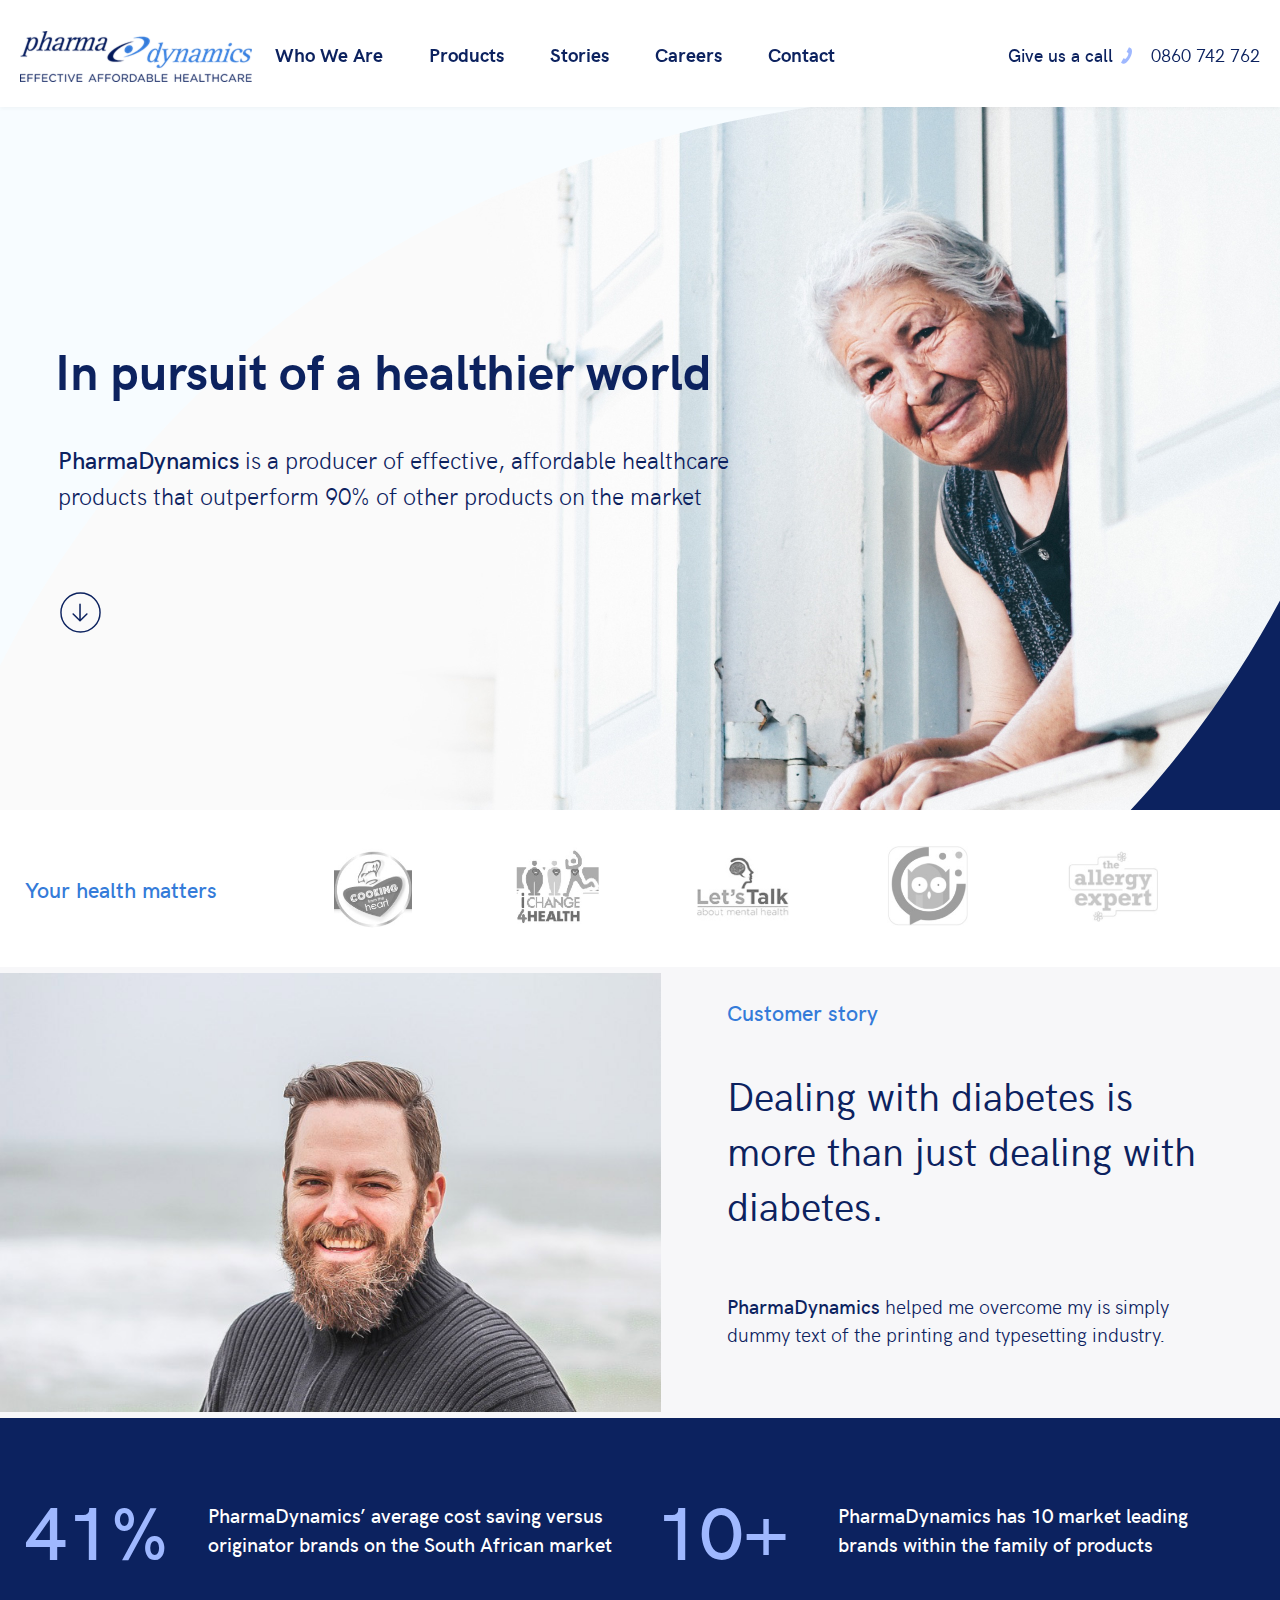
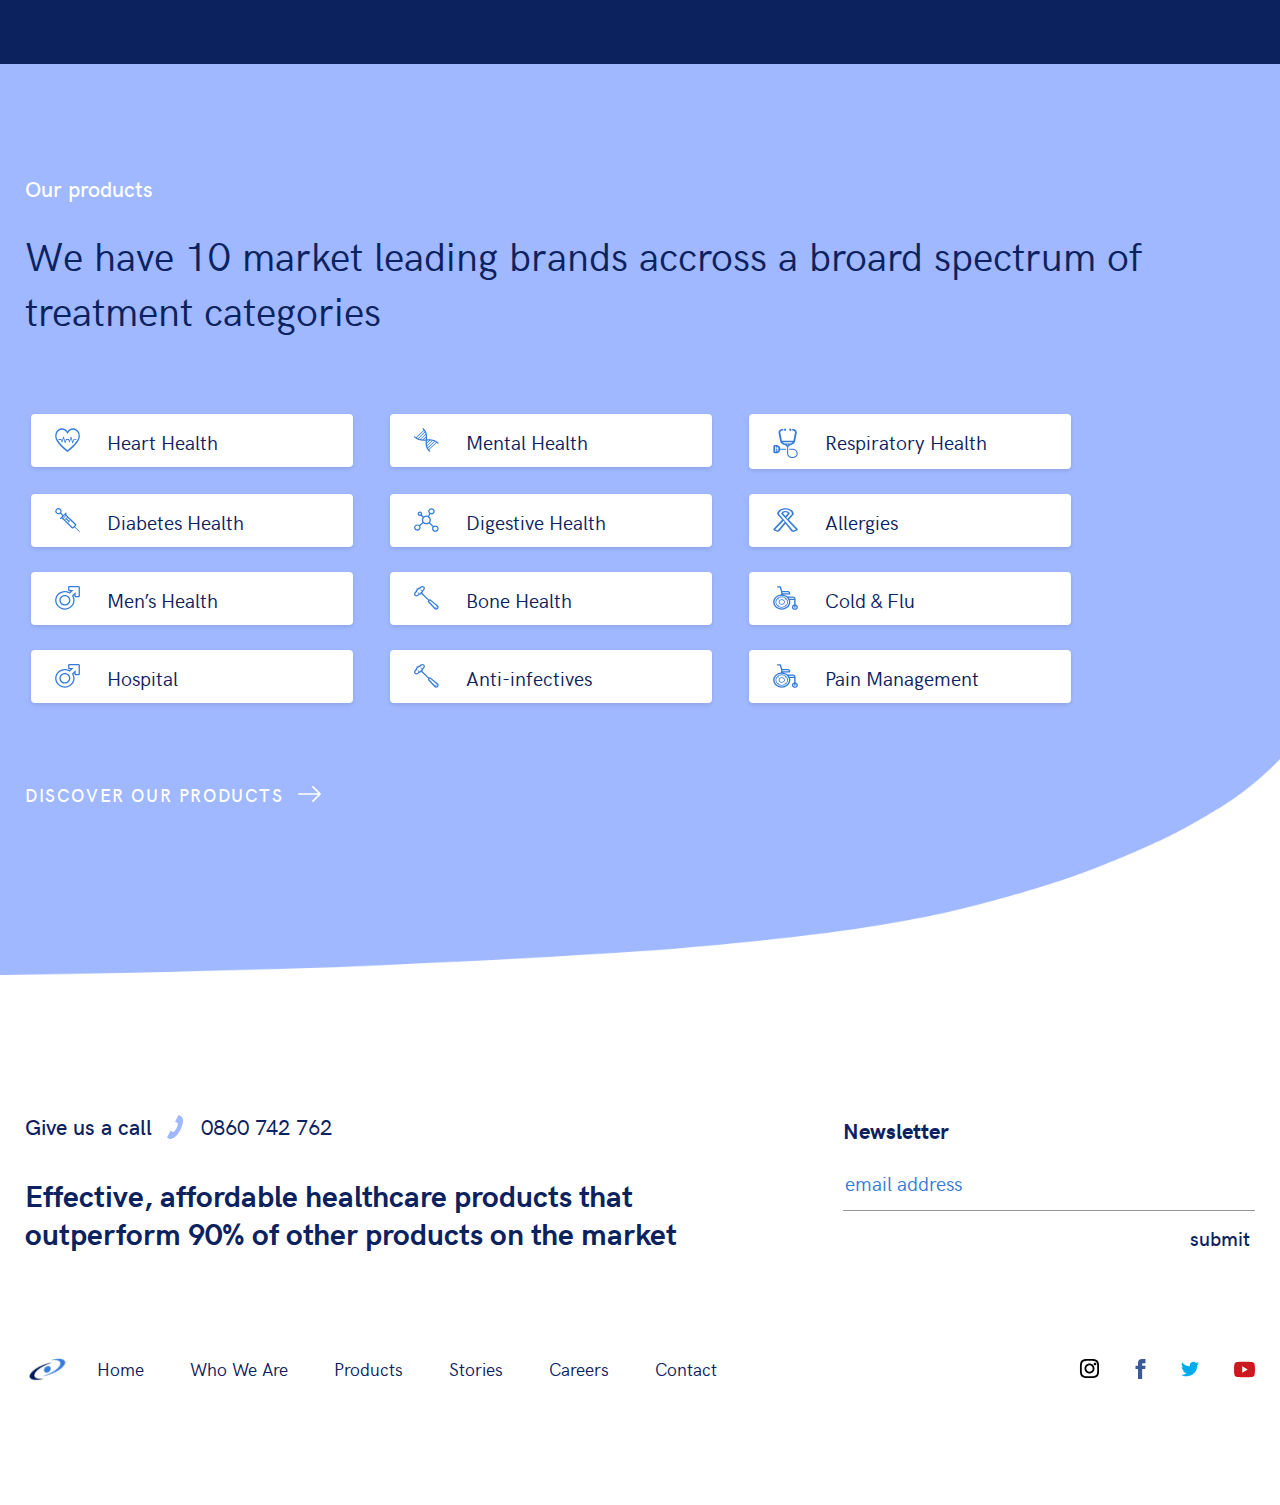
<file: index.html>
<!DOCTYPE html>
<html lang="en">
    <head>
        <meta charset="utf-8">
        <meta name="viewport" content="width=device-width, minimum-scale=1.0, maximum-scale=1.0, initial-scale=1.0, user-scalable=no">
        <meta name="format-detection" content="telephone=no">
        <title>Pharma Dynamics | Home</title>

        <link type="text/css" rel="stylesheet" href="css/flexslider.css">
        <link type="text/css" rel="stylesheet" href="css/style.css">

        <script type="text/javascript" src="scripts/jquery-3.3.1.min.js"></script>
        <script type="text/javascript" src="scripts/jquery.flexslider.js"></script>
        <script type="text/javascript" src="scripts/common-scripts.js"></script>
    </head>

    <body>
        <div class="main-wrap">
            <!-- Beginning header section 
            ================================ -->
            <header class="main-header">
                <div class="common-wrap clear">
                    <div class="logo-wrap">
                        <a href="index.html" class="logo"><img src="images/logo@2x.png" alt="Pharma Dynamics logo"></a>
                        <div class="phone-nav" id="phone-nav">
                            <div></div>
                            <div></div>
                            <div></div>
                        </div>
                    </div>
                    <div class="navigation-wrap">
                        <div class="nav-wrap">
                            <ul>
                                <li><a href="what-we-do.html">Who We Are</a></li>
                                <li><a href="products.html">Products</a></li>
                                <li><a href="stories.html">Stories</a></li>
                                <li><a href="careers.html">Careers</a></li>
                                <li><a href="contact.html">Contact</a></li>
                            </ul>
                        </div>
                        <div class="call-to-action">
                            <span>Give us a call</span><a href="tel:0860742762">0860 742 762</a>
                        </div>
                    </div>
                </div>
            </header>
            <!-- //End header section -->
            
            <!-- Beginning main content section 
            ===================================== -->
            <section class="main-content-section home">
                <section class="hero-section" style="background-image: url(images/home-hero@2x.jpg);">
                    <div class="common-wrap clear hero-inner">
                        <div class="hero-content">
                            <h1>In pursuit of a healthier world</h1>
                            <h5><strong>PharmaDynamics</strong> is a producer of effective, affordable healthcare products that outperform 90% of other products on the market</h5>
                            <div class="scroll-bottom" id="scroll-bottom">
                                <img src="svgs/arrow-simple.svg" alt="Down arrow">
                            </div>
                        </div>
                    </div>
                </section>
                <section class="healt-meater-section" id="after-hero-section">
                    <div class="common-wrap clear health-meater-inner">
                        <h6>Your health matters</h6>
                        <div class="health-logo-wrap">
                            <div class="logo-item">
                                <figure>
                                    <img src="images/cooking-logo2-150x160@2x.png" alt="">
                                    <img src="images/colour-1.png" alt="" class="color-logo">
                                </figure>
                                <div class="content-wrap">
                                    <p><strong>The allergy expert</strong> is simply dummy text of the printing and typesetting.</p>
                                    <a href="#">VISIT WEBSITE</a>
                                </div>
                            </div>
                            <div class="logo-item">
                                <figure>
                                    <img src="images/ichange-logo@2x.png" alt="">
                                    <img src="images/colour-2.png" alt="" class="color-logo">
                                </figure>
                                <div class="content-wrap">
                                    <p><strong>The allergy expert</strong> is simply dummy text of the printing and typesetting.</p>
                                    <a href="#">VISIT WEBSITE</a>
                                </div>
                            </div>
                            <div class="logo-item">
                                <figure>
                                    <img src="images/lets-talk-logo@2x.jpg" alt="">
                                    <img src="images/colour-3.png" alt="" class="color-logo">
                                </figure>
                                <div class="content-wrap">
                                    <p><strong>The allergy expert</strong> is simply dummy text of the printing and typesetting.</p>
                                    <a href="#">VISIT WEBSITE</a>
                                </div>
                            </div>
                            <div class="logo-item">
                                <figure>
                                    <img src="images/Bugwise-Icon-150x154@2x.png" alt="">
                                    <img src="images/colour-4.png" alt="" class="color-logo">
                                </figure>
                                <div class="content-wrap">
                                    <p><strong>The allergy expert</strong> is simply dummy text of the printing and typesetting.</p>
                                    <a href="#">VISIT WEBSITE</a>
                                </div>
                            </div>
                            <div class="logo-item">
                                <figure>
                                    <img src="images/Allergy-expert-logo-150x115@2x.png" alt="">
                                    <img src="images/allergy-logo@2x.jpg" alt="" class="color-logo">
                                </figure>
                                <div class="content-wrap">
                                    <p><strong>The allergy expert</strong> is simply dummy text of the printing and typesetting.</p>
                                    <a href="#">VISIT WEBSITE</a>
                                </div>
                            </div>
                        </div>
                    </div>
                    <!-- Beginning modal 
                    ===================== -->
                    <div class="modal-wrap">
                       <div class="close-icon" id="close-icon">
                           <img src="svgs/Close.svg" alt="">
                       </div>
                        <div class="modal-inner" id="modal-inner">
                            <figure>
                                <img src="images/allergy-logo@2x.jpg" alt="">
                            </figure>
                            <div class="content-wrap">
                                <p><strong>The allergy expert</strong> is simply dummy text of the printing and typesetting.</p>
                                <a href="#">VISIT WEBSITE</a>
                            </div>
                        </div>
                    </div>
                </section>
                <section class="costomer-story-section">
                    <figure class="customer-figure">
                        <img src="images/pexels-photo-736716.jpg" alt="">
                    </figure>
                    <div class="content-wrap">
                        <div class="content-inner">
                            <h6>Customer story</h6>
                            <h2>Dealing with diabetes is more than just dealing with diabetes.</h2>
                            <p><strong>PharmaDynamics</strong> helped me overcome my is simply dummy text of the printing and typesetting industry.</p>
                        </div>
                    </div>
                </section>
                <section class="avarage-cost-section">
                    <div class="common-wrap clear avarage-cost-inner">
                        <div class="cost-content">
                            <span>41%</span>
                            <p>PharmaDynamics’ average cost saving  versus originator brands on the South African market</p>
                        </div>
                        <div class="cost-content">
                            <span>10+</span>
                            <p>PharmaDynamics has 10 market leading brands within the family of products</p>
                        </div>
                    </div>
                </section>
                <section class="our-product-section before-footer">
                    <div class="common-wrap clear our-product-inner">
                        <h6>Our products</h6>
                        <h2>We have 10 market leading brands accross a broard spectrum of treatment categories</h2>
                        <ul>
                            <li><img src="svgs/Fill-271.svg" alt=""><span>Heart Health</span></li>
                            <li><img src="svgs/Icon_31_.svg" alt=""><span>Mental Health</span></li>
                            <li><img src="svgs/Fill-286.svg" alt=""><span>Respiratory Health</span></li>
                            <li><img src="svgs/Icon_31_1.svg" alt=""><span>Diabetes Health</span></li>
                            <li><img src="svgs/Icon_57_1.svg" alt=""><span>Digestive Health</span></li>
                            <li><img src="svgs/Icon_57_2.svg" alt=""><span>Allergies</span></li>
                            <li><img src="svgs/Icon_57_.svg" alt=""><span>Men’s Health</span></li>
                            <li><img src="svgs/Fill-198.svg" alt=""><span>Bone Health</span></li>
                            <li><img src="svgs/Icon_31_2.svg" alt=""><span>Cold &amp; Flu</span></li>
                            <li><img src="svgs/Icon_57_.svg" alt=""><span>Hospital</span></li>
                            <li><img src="svgs/Fill-198.svg" alt=""><span>Anti-infectives</span></li>
                            <li><img src="svgs/Icon_31_2.svg" alt=""><span>Pain Management</span></li>
                        </ul>
                        <a href="#">Discover Our products</a>
                    </div>
                </section>
            </section>
            <!-- //End main content section -->
            
            <!-- Beginning footer section 
            ============================== -->
            <footer class="main-footer">
                <div class="common-wrap clear footer-inner">
                    <div class="call-to-action-wrap">
                        <div class="call-to-action">
                            <span>Give us a call</span><a href="tel:0860742762">0860 742 762</a>
                        </div>
                        <h4>Effective, affordable healthcare products that outperform 90% of other products on the market</h4>
                    </div>
                    <div class="newsletter-wrap">
                        <h6>Newsletter</h6>
                        <input type="email" value="email address">
                        <input type="submit" value="submit">
                    </div>
                    <div class="footer-nav-wrap">
                        <div class="social-wrap">
                            <a href="#"><img src="svgs/instagram.svg" alt=""></a>
                            <a href="#"><img src="svgs/facebook.svg" alt=""></a>
                            <a href="#"><img src="svgs/twitter.svg" alt=""></a>
                            <a href="#"><img src="svgs/youtube.svg" alt=""></a>
                        </div>
                        <div class="footer-nav">
                            <img src="images/logo-icon@2x.png" alt="">
                            <ul>
                                <li><a href="index.html">Home</a></li>
                                <li><a href="what-we-do.html">Who We Are</a></li>
                                <li><a href="products.html">Products</a></li>
                                <li><a href="stories.html">Stories</a></li>
                                <li><a href="careers.html">Careers</a></li>
                                <li><a href="contact.html">Contact</a></li>
                            </ul>
                        </div>
                    </div>
                </div>
            </footer>
            <!-- // End footer section -->
        </div>
    </body>	
</html>
</file>
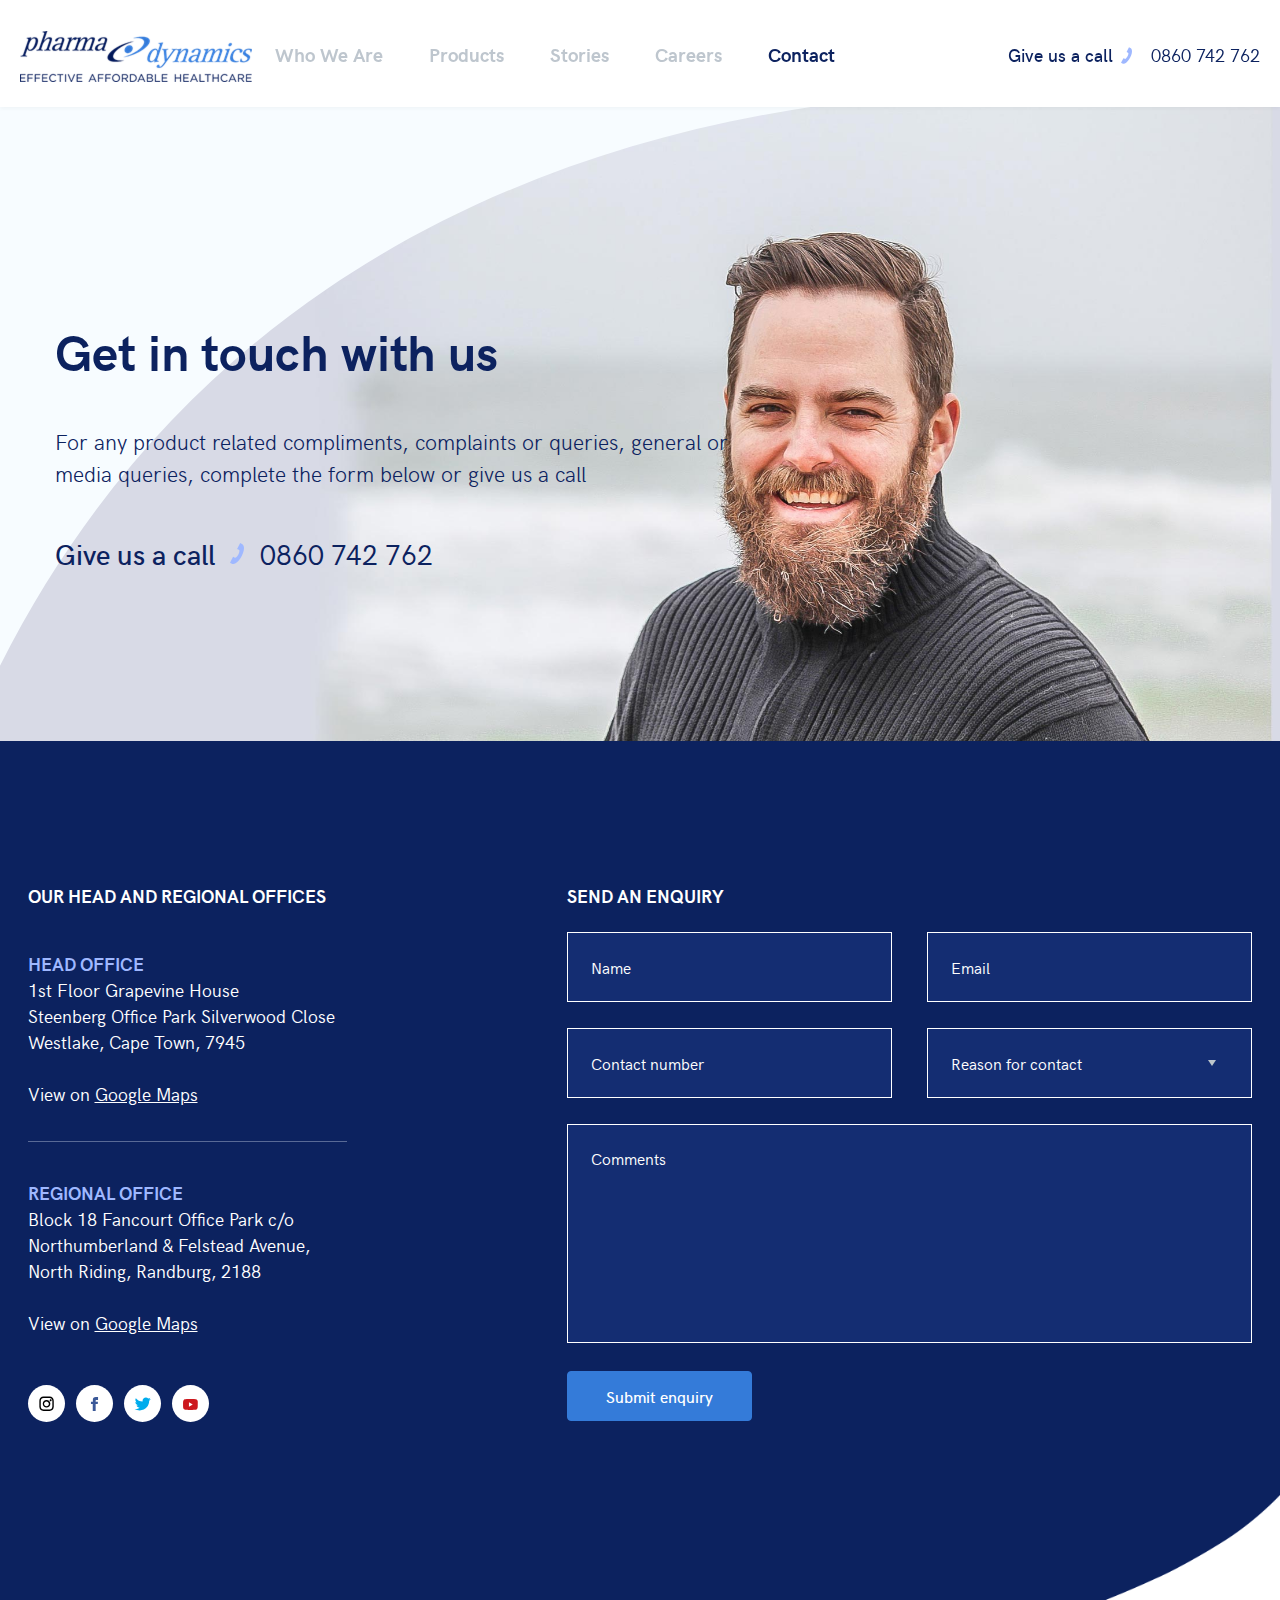
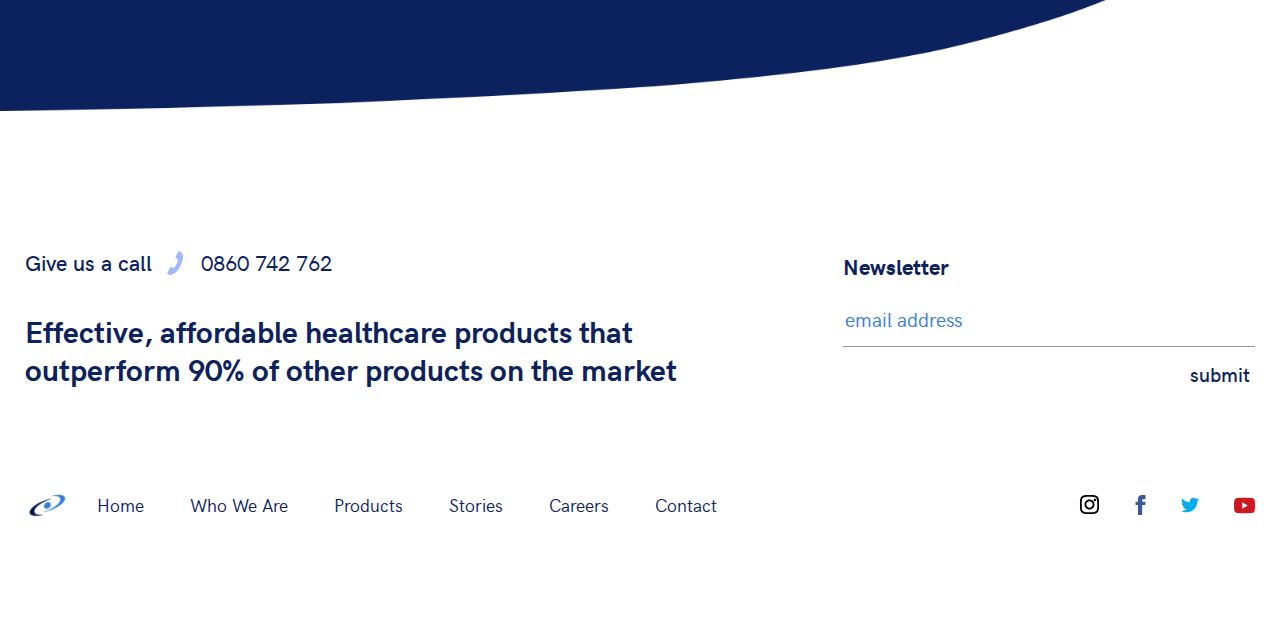
<file: contact.html>
<!DOCTYPE html>
<html lang="en">

<head>
    <meta charset="utf-8">
    <meta name="viewport" content="width=device-width, minimum-scale=1.0, maximum-scale=1.0, initial-scale=1.0, user-scalable=no">
    <meta name="format-detection" content="telephone=no">
    <title>Pharma Dynamics | Contact Us</title>

    <link type="text/css" rel="stylesheet" href="css/flexslider.css">
    <link type="text/css" rel="stylesheet" href="css/slick-theme.css">
    <link type="text/css" rel="stylesheet" href="css/slick.css">
    <link type="text/css" rel="stylesheet" href="css/selectric.css">
    <link type="text/css" rel="stylesheet" href="css/style.css">

    <script type="text/javascript" src="scripts/jquery-3.3.1.min.js"></script>
    <script type="text/javascript" src="scripts/jquery.flexslider.js"></script>
    <script type="text/javascript" src="scripts/slick.min.js"></script>
    <script type="text/javascript" src="scripts/jquery.selectric.js"></script>
    <script type="text/javascript" src="scripts/common-scripts.js"></script>
</head>

<body>
    <div class="main-wrap">
        <!-- Beginning header section 
        ================================ -->
        <header class="main-header">
            <div class="common-wrap clear">
                <div class="logo-wrap">
                    <a href="index.html" class="logo"><img src="images/logo@2x.png" alt="Pharma Dynamics logo"></a>
                    <div class="phone-nav" id="phone-nav">
                        <div></div>
                        <div></div>
                        <div></div>
                    </div>
                </div>
                <div class="navigation-wrap">
                    <div class="nav-wrap">
                        <ul>
                            <li><a href="what-we-do.html">Who We Are</a></li>
                            <li><a href="products.html">Products</a></li>
                            <li><a href="stories.html">Stories</a></li>
                            <li><a href="careers.html">Careers</a></li>
                            <li class="current-menu-item"><a href="contact.html">Contact</a></li>
                        </ul>
                    </div>
                    <div class="call-to-action">
                        <span>Give us a call</span><a href="tel:0860742762">0860 742 762</a>
                    </div>
                </div>
            </div>
        </header>
        <!-- //End header section -->

        <!-- Beginning main content section 
            ===================================== -->
        <section class="main-content-section contact-content">
            <section class="hero-section" style="background-image: url(images/pexels-photo-736716@2x.jpg)">
                <div class="common-wrap clear hero-inner">
                    <div class="hero-content">
                        <h1>Get in touch with us</h1>
                        <h6>For any product related compliments, complaints or queries, general or media queries, complete the form below or give us a call</h6>
                        <div class="call-to-action">
                            <span>Give us a call</span>
                            <a href="tel:0860742762">0860 742 762</a>
                        </div>
                    </div>
                </div>
            </section>

            <section class="contact-form-wrap before-footer">
                <div class="common-wrap clear">
                    <div class="contact-info-wrap">
                        <h6>OUR HEAD AND REGIONAL OFFICES</h6>
                        <div class="contact-info-row">
                            <h6>HEAD OFFICE</h6>
                            <address>1st Floor Grapevine House <br>Steenberg Office Park Silverwood Close Westlake, Cape Town, 7945</address>
                            <p>View on
                                <a href="#">Google Maps</a>
                            </p>
                        </div>
                        <div class="contact-info-row">
                            <h6>REGIONAL OFFICE</h6>
                            <address>Block 18 Fancourt Office Park c/o Northumberland & Felstead Avenue, North Riding, Randburg, 2188</address>
                            <p>View on
                                <a href="#">Google Maps</a>
                            </p>
                        </div>
                        <div class="social-info-wrap">
                            <a href="#">
                                <img src="svgs/contact-insta.svg" alt="">
                            </a>
                            <a href="#">
                                <img src="svgs/contact-fb.svg" alt="">
                            </a>
                            <a href="#">
                                <img src="svgs/contact-tw.svg" alt="">
                            </a>
                            <a href="#">
                                <img src="svgs/contact-you.svg" alt="">
                            </a>
                        </div>
                    </div>
                    <div class="contact-form">
                        <h6>Send an enquiry</h6>
                        <form action="#" method="POST">
                            <div class="input-col">
                                <input type="text" value="Name">
                            </div>
                            <div class="input-col">
                                <input type="email" value="Email">
                            </div>
                            <div class="input-col">
                                <input type="text" value="Contact number">
                            </div>
                            <div class="input-col">
                                <select class="styled-select">
                                    <option value="">Reason for contact</option>
                                    <option value="">Reason for contact - 1</option>
                                    <option value="">Reason for contact - 2</option>
                                    <option value="">Reason for contact - 3</option>
                                </select>
                            </div>
                            <div class="input-col msg">
                                <textarea>Comments</textarea>
                            </div>
                            <div class="submit-wrap">
                                <input type="submit" value="Submit enquiry" class="btn light-blue-btn medium-btn">
                            </div>
                        </form>
                    </div>
                </div>
            </section>
        </section>
        <!-- //End main content section -->


        <!-- Beginning footer section 
        ============================== -->
        <footer class="main-footer">
            <div class="common-wrap clear footer-inner">
                <div class="call-to-action-wrap">
                    <div class="call-to-action">
                        <span>Give us a call</span><a href="tel:0860742762">0860 742 762</a>
                    </div>
                    <h4>Effective, affordable healthcare products that outperform 90% of other products on the market</h4>
                </div>
                <div class="newsletter-wrap">
                    <h6>Newsletter</h6>
                    <input type="email" value="email address">
                    <input type="submit" value="submit">
                </div>
                <div class="footer-nav-wrap">
                    <div class="social-wrap">
                        <a href="#"><img src="svgs/instagram.svg" alt=""></a>
                        <a href="#"><img src="svgs/facebook.svg" alt=""></a>
                        <a href="#"><img src="svgs/twitter.svg" alt=""></a>
                        <a href="#"><img src="svgs/youtube.svg" alt=""></a>
                    </div>
                    <div class="footer-nav">
                        <img src="images/logo-icon@2x.png" alt="">
                        <ul>
                            <li><a href="index.html">Home</a></li>
                            <li><a href="what-we-do.html">Who We Are</a></li>
                            <li><a href="products.html">Products</a></li>
                            <li><a href="stories.html">Stories</a></li>
                            <li><a href="careers.html">Careers</a></li>
                            <li><a href="contact.html">Contact</a></li>
                        </ul>
                    </div>
                </div>
            </div>
        </footer>
        <!-- // End footer section -->
    </div>
</body>

</html>
</file>
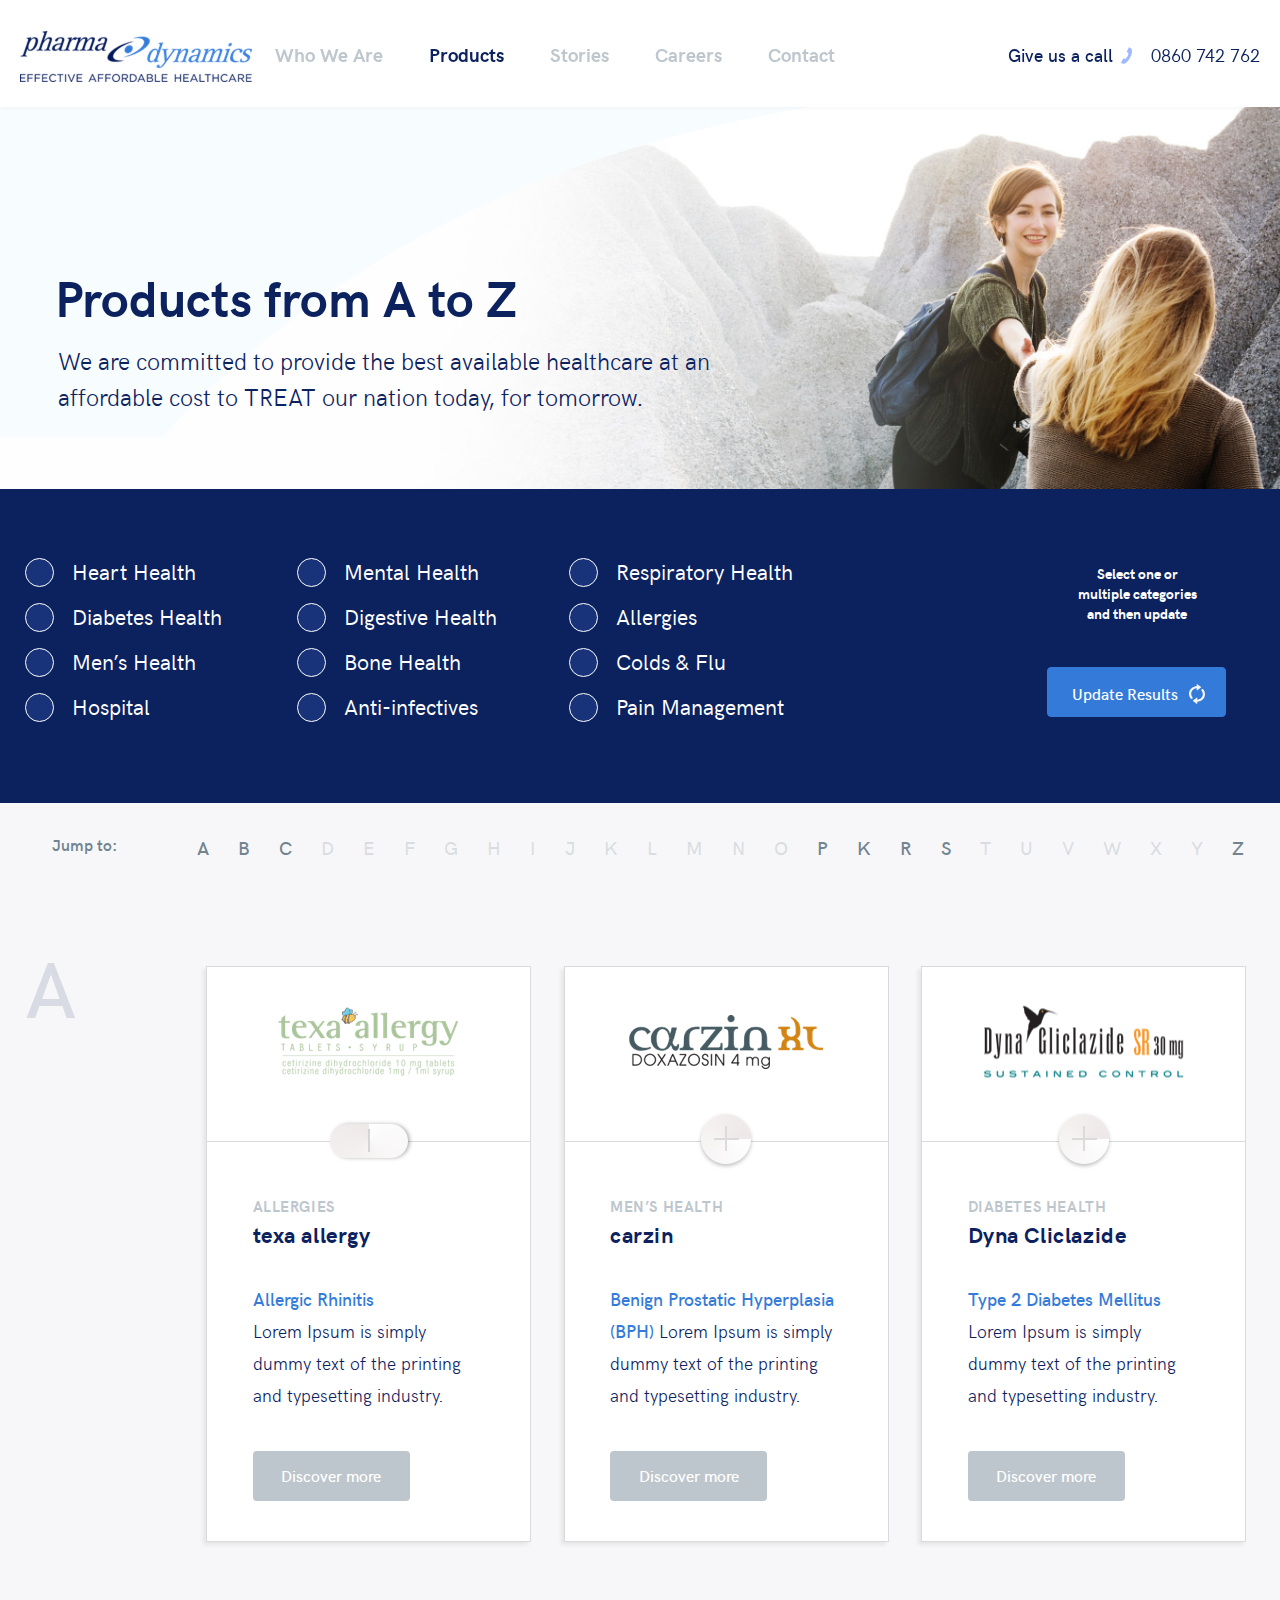
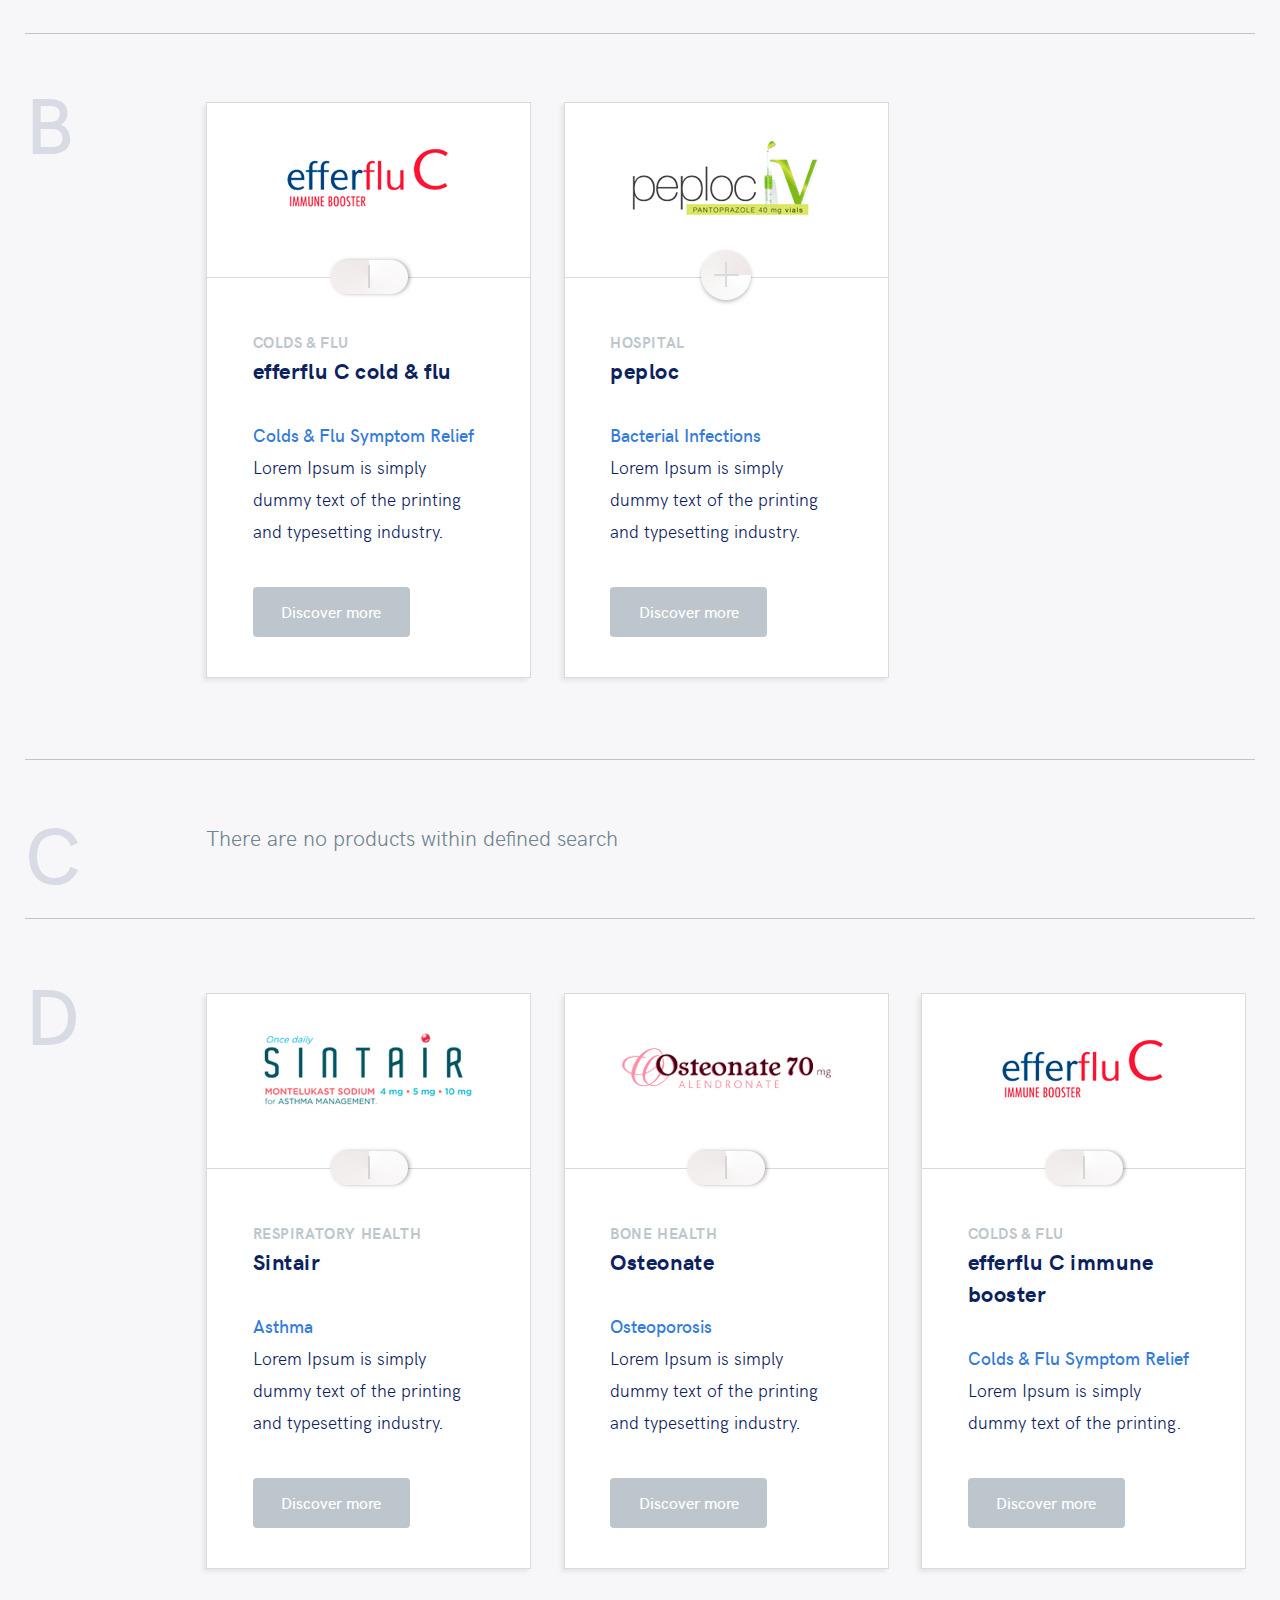
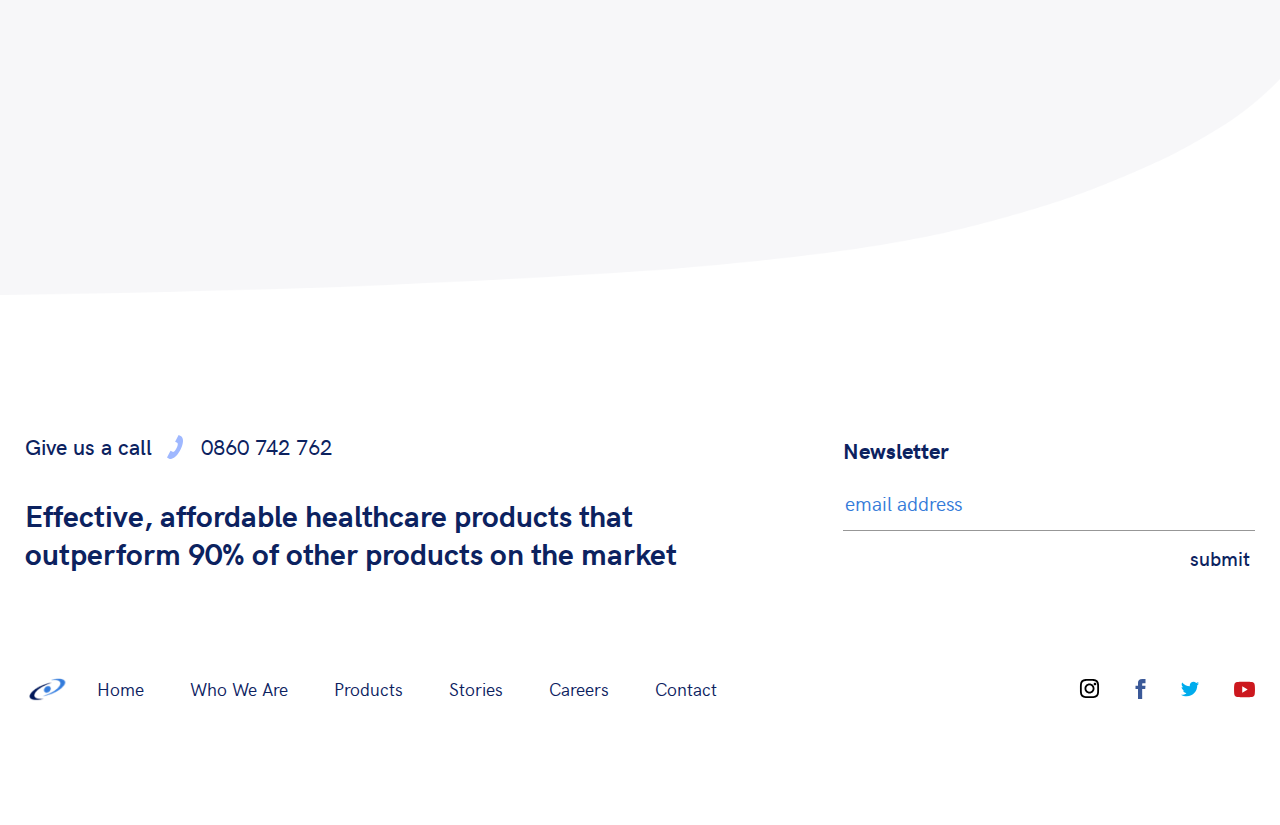
<file: products.html>
<!DOCTYPE html>
<html lang="en">

<head>
    <meta charset="utf-8">
    <meta name="viewport" content="width=device-width, minimum-scale=1.0, maximum-scale=1.0, initial-scale=1.0, user-scalable=no">
    <meta name="format-detection" content="telephone=no">
    <title>Pharma Dynamics | Products</title>

    <link type="text/css" rel="stylesheet" href="css/flexslider.css">
    <link type="text/css" rel="stylesheet" href="css/style.css">

    <script type="text/javascript" src="scripts/jquery-3.3.1.min.js"></script>
    <script type="text/javascript" src="scripts/jquery.flexslider.js"></script>
    <script type="text/javascript" src="scripts/common-scripts.js"></script>
</head>

<body>
    <div class="main-wrap">
        <!-- Beginning header section 
            ================================ -->
        <header class="main-header">
            <div class="common-wrap clear">
                <div class="logo-wrap">
                    <a href="index.html" class="logo"><img src="images/logo@2x.png" alt="Pharma Dynamics logo"></a>
                    <div class="phone-nav" id="phone-nav">
                        <div></div>
                        <div></div>
                        <div></div>
                    </div>
                </div>
                <div class="navigation-wrap">
                    <div class="nav-wrap">
                        <ul>
                            <li><a href="what-we-do.html">Who We Are</a></li>
                            <li class="current-menu-item"><a href="products.html">Products</a></li>
                            <li><a href="stories.html">Stories</a></li>
                            <li><a href="careers.html">Careers</a></li>
                            <li><a href="contact.html">Contact</a></li>
                        </ul>
                    </div>
                    <div class="call-to-action">
                        <span>Give us a call</span><a href="tel:0860742762">0860 742 762</a>
                    </div>
                </div>
            </div>
        </header>
        <!-- //End header section -->

        <!-- Beginning main content section 
            ===================================== -->
        <section class="main-content-section products">
            <section class="hero-section" style="background-image: url(images/products-hero@2x.jpg);">
                <div class="common-wrap clear hero-inner">
                    <div class="hero-content">
                        <h1>Products from A to Z</h1>
                        <h5>We are committed to provide the best available healthcare at an affordable cost to TREAT our nation today, for tomorrow.</h5>
                    </div>
                </div>
            </section>
            <section class="multiple-chose-section">
                <div class="common-wrap clear multiple-chose-inner">
                    <form method="post">
                        <ul>
                            <li>
                                <input type="checkbox" id="check-1">
                                <label for="check-1">Heart Health</label>
                            </li>
                            <li>
                                <input type="checkbox" id="check-2">
                                <label for="check-2">Mental Health</label>
                            </li>
                            <li>
                                <input type="checkbox" id="check-3">
                                <label for="check-3">Respiratory Health</label>
                            </li>
                            <li>
                                <input type="checkbox" id="check-4">
                                <label for="check-4">Diabetes Health</label>
                            </li>
                            <li>
                                <input type="checkbox" id="check-5">
                                <label for="check-5">Digestive Health</label>
                            </li>
                            <li>
                                <input type="checkbox" id="check-6">
                                <label for="check-6">Allergies</label>
                            </li>
                            <li>
                                <input type="checkbox" id="check-7">
                                <label for="check-7">Men’s Health</label>
                            </li>
                            <li>
                                <input type="checkbox" id="check-8">
                                <label for="check-8">Bone Health</label>
                            </li>
                            <li>
                                <input type="checkbox" id="check-9">
                                <label for="check-9">Colds &amp; Flu</label>
                            </li>
                            <li>
                                <input type="checkbox" id="check-10">
                                <label for="check-10">Hospital</label>
                            </li>
                            <li>
                                <input type="checkbox" id="check-11">
                                <label for="check-11">Anti-infectives</label>
                            </li>
                            <li>
                                <input type="checkbox" id="check-12">
                                <label for="check-12">Pain Management</label>
                            </li>
                        </ul>
                        <div class="update-wrap">
                            <p>Select one or multiple categories and then update</p>
                            
                            <div class="input-btn-main-wrap">
                                <div class="input-btn-wrap light-blue-btn">
                                    <input type="submit" value="Update Results" class="btn medium-btn">
                                </div>
                            </div>
                        </div>
                    </form>
                </div>
            </section>
            <section class="products-info-section before-footer" id="products-info-section">
                <div class="common-wrap clear product-info-inner">
                    <div class="products-nav">
                        <span>Jump to:</span>
                        <ul id="nav-item-wrap">
                            <li><a href="#A">A</a></li>
                            <li><a href="#B">B</a></li>
                            <li><a href="#C">C</a></li>
                            <li class="disable"><a href="#D">D</a></li>
                            <li class="disable"><a href="#">E</a></li>
                            <li class="disable"><a href="#">F</a></li>
                            <li class="disable"><a href="#">G</a></li>
                            <li class="disable"><a href="#">H</a></li>
                            <li class="disable"><a href="#">I</a></li>
                            <li class="disable"><a href="#">J</a></li>
                            <li class="disable"><a href="#">K</a></li>
                            <li class="disable"><a href="#">L</a></li>
                            <li class="disable"><a href="#">M</a></li>
                            <li class="disable"><a href="#">N</a></li>
                            <li class="disable"><a href="#">O</a></li>
                            <li><a href="#">P</a></li>
                            <li><a href="#">K</a></li>
                            <li><a href="#">R</a></li>
                            <li><a href="#">S</a></li>
                            <li class="disable"><a href="#">T</a></li>
                            <li class="disable"><a href="#">U</a></li>
                            <li class="disable"><a href="#">V</a></li>
                            <li class="disable"><a href="#">W</a></li>
                            <li class="disable"><a href="#">X</a></li>
                            <li class="disable"><a href="#">Y</a></li>
                            <li><a href="#">Z</a></li>
                        </ul>
                    </div>
                    <div class="products-item-row" id="A">
                        <div class="item-title">A</div>
                        <div class="products-item-wrap">
                            <div class="product-item">
                                <figure>
                                    <img src="images/texa.png" alt="">
                                </figure>
                                <div class="separator">
                                    <img src="images/tablet-1.png" alt="">
                                </div>
                                <div class="info clear">
                                    <span>Allergies</span>
                                    <h6>texa allergy</h6>
                                    <p><strong>Allergic Rhinitis</strong> <br> Lorem Ipsum is simply dummy text of the printing and typesetting industry.</p>
                                    <div class="btn-wrap">
                                        <a href="#">Discover more</a>
                                    </div>
                                </div>
                                <div class="descriptions">
                                    <div class="subtitile">SCHEDULING STATUS <span>S2</span></div>
                                    <div class="info"><span>PROPRIETARY NAME, STRENGTH AND PHARMACEUTICAL FORM</span> TEXA 10 mg (tablets) <br> TEXA SYRUP (syrup)</div>
                                    <h6>Read this entire leaflet carefully before you start taking TEXA.</h6>
                                    <ul>
                                        <li><span>Keep this leaflet. You may need to read it again.</span></li>
                                        <li><span>If you have further questions, please ask your doctor or your pharmacist.</span></li>
                                        <li><span>TEXA has been prescribed for you personally and you should not share your medicine with other people. It may harm them, even if their symptoms are the same as yours.</span></li>
                                    </ul>
                                    <div class="accordion-wrap">
                                        <div class="accordion-item">
                                            <h6>WHAT TEXA CONTAINS</h6>
                                            <p>TEXA 10 mg: Each film-coated tablet contains 10 mg cetirizine hydrochloride. <br> TEXA SYRUP: Each 1 ml contains 1 mg cetirizine dihydrochloride.</p>
                                        </div>
                                        <div class="accordion-item">
                                            <h6>WHAT TEXA IS USED FOR</h6>
                                            <p>TEXA 10 mg: Each film-coated tablet contains 10 mg cetirizine hydrochloride. <br> TEXA SYRUP: Each 1 ml contains 1 mg cetirizine dihydrochloride.</p>
                                        </div>
                                        <div class="accordion-item">
                                            <h6>BEFORE YOU TAKE TEXA</h6>
                                            <p>TEXA 10 mg: Each film-coated tablet contains 10 mg cetirizine hydrochloride. <br> TEXA SYRUP: Each 1 ml contains 1 mg cetirizine dihydrochloride.</p>
                                        </div>
                                        <div class="accordion-item">
                                            <h6>HOW TO TAKE TEXA</h6>
                                            <p>TEXA 10 mg: Each film-coated tablet contains 10 mg cetirizine hydrochloride. <br> TEXA SYRUP: Each 1 ml contains 1 mg cetirizine dihydrochloride.</p>
                                        </div>
                                        <div class="accordion-item">
                                            <h6>POSSIBLE SIDE EFFECTS</h6>
                                            <p>TEXA 10 mg: Each film-coated tablet contains 10 mg cetirizine hydrochloride. <br> TEXA SYRUP: Each 1 ml contains 1 mg cetirizine dihydrochloride.</p>
                                        </div>
                                        <div class="accordion-item">
                                            <h6>STORING AND DISPOSING OF TEXA</h6>
                                            <p>TEXA 10 mg: Each film-coated tablet contains 10 mg cetirizine hydrochloride. <br> TEXA SYRUP: Each 1 ml contains 1 mg cetirizine dihydrochloride.</p>
                                        </div>
                                        <div class="accordion-item">
                                            <h6>IDENTIFICATION OF TEXA</h6>
                                            <p>TEXA 10 mg: Each film-coated tablet contains 10 mg cetirizine hydrochloride. <br> TEXA SYRUP: Each 1 ml contains 1 mg cetirizine dihydrochloride.</p>
                                        </div>
                                        <div class="accordion-item">
                                            <h6>REGISTRATION NUMBERS</h6>
                                            <p>TEXA 10 mg: Each film-coated tablet contains 10 mg cetirizine hydrochloride. <br> TEXA SYRUP: Each 1 ml contains 1 mg cetirizine dihydrochloride.</p>
                                        </div>
                                        <div class="accordion-item">
                                            <h6>NAME AND ADDRESS OF REGISTRATION HOLDER</h6>
                                            <p>TEXA 10 mg: Each film-coated tablet contains 10 mg cetirizine hydrochloride. <br> TEXA SYRUP: Each 1 ml contains 1 mg cetirizine dihydrochloride.</p>
                                        </div>
                                        <div class="accordion-item">
                                            <h6>DATE OF PUBLICATION</h6>
                                            <p>TEXA 10 mg: Each film-coated tablet contains 10 mg cetirizine hydrochloride. <br> TEXA SYRUP: Each 1 ml contains 1 mg cetirizine dihydrochloride.</p>
                                        </div>
                                    </div>
                                </div>
                            </div>
                            <div class="product-item">
                                <figure>
                                    <img src="images/claritin-2017@2x.png" alt="">
                                </figure>
                                <div class="separator">
                                    <img src="images/tablet-2.png" alt="">
                                </div>
                                <div class="info clear">
                                    <span>Men’s Health</span>
                                    <h6>carzin</h6>
                                    <p><strong>Benign Prostatic Hyperplasia (BPH)</strong> Lorem Ipsum is simply dummy text of the printing and typesetting industry.</p>
                                    <div class="btn-wrap">
                                        <a href="#">Discover more</a>
                                    </div>
                                </div>
                                <div class="descriptions">
                                    <div class="subtitile">SCHEDULING STATUS <span>S2</span></div>
                                    <div class="info"><span>PROPRIETARY NAME, STRENGTH AND PHARMACEUTICAL FORM</span> TEXA 10 mg (tablets) <br> TEXA SYRUP (syrup)</div>
                                    <h6>Read this entire leaflet carefully before you start taking TEXA.</h6>
                                    <ul>
                                        <li><span>Keep this leaflet. You may need to read it again.</span></li>
                                        <li><span>If you have further questions, please ask your doctor or your pharmacist.</span></li>
                                        <li><span>TEXA has been prescribed for you personally and you should not share your medicine with other people. It may harm them, even if their symptoms are the same as yours.</span></li>
                                    </ul>
                                    <div class="accordion-wrap">
                                        <div class="accordion-item">
                                            <h6>WHAT TEXA CONTAINS</h6>
                                            <p>TEXA 10 mg: Each film-coated tablet contains 10 mg cetirizine hydrochloride. <br> TEXA SYRUP: Each 1 ml contains 1 mg cetirizine dihydrochloride.</p>
                                        </div>
                                        <div class="accordion-item">
                                            <h6>WHAT TEXA IS USED FOR</h6>
                                            <p>TEXA 10 mg: Each film-coated tablet contains 10 mg cetirizine hydrochloride. <br> TEXA SYRUP: Each 1 ml contains 1 mg cetirizine dihydrochloride.</p>
                                        </div>
                                        <div class="accordion-item">
                                            <h6>BEFORE YOU TAKE TEXA</h6>
                                            <p>TEXA 10 mg: Each film-coated tablet contains 10 mg cetirizine hydrochloride. <br> TEXA SYRUP: Each 1 ml contains 1 mg cetirizine dihydrochloride.</p>
                                        </div>
                                        <div class="accordion-item">
                                            <h6>HOW TO TAKE TEXA</h6>
                                            <p>TEXA 10 mg: Each film-coated tablet contains 10 mg cetirizine hydrochloride. <br> TEXA SYRUP: Each 1 ml contains 1 mg cetirizine dihydrochloride.</p>
                                        </div>
                                        <div class="accordion-item">
                                            <h6>POSSIBLE SIDE EFFECTS</h6>
                                            <p>TEXA 10 mg: Each film-coated tablet contains 10 mg cetirizine hydrochloride. <br> TEXA SYRUP: Each 1 ml contains 1 mg cetirizine dihydrochloride.</p>
                                        </div>
                                        <div class="accordion-item">
                                            <h6>STORING AND DISPOSING OF TEXA</h6>
                                            <p>TEXA 10 mg: Each film-coated tablet contains 10 mg cetirizine hydrochloride. <br> TEXA SYRUP: Each 1 ml contains 1 mg cetirizine dihydrochloride.</p>
                                        </div>
                                        <div class="accordion-item">
                                            <h6>IDENTIFICATION OF TEXA</h6>
                                            <p>TEXA 10 mg: Each film-coated tablet contains 10 mg cetirizine hydrochloride. <br> TEXA SYRUP: Each 1 ml contains 1 mg cetirizine dihydrochloride.</p>
                                        </div>
                                        <div class="accordion-item">
                                            <h6>REGISTRATION NUMBERS</h6>
                                            <p>TEXA 10 mg: Each film-coated tablet contains 10 mg cetirizine hydrochloride. <br> TEXA SYRUP: Each 1 ml contains 1 mg cetirizine dihydrochloride.</p>
                                        </div>
                                        <div class="accordion-item">
                                            <h6>NAME AND ADDRESS OF REGISTRATION HOLDER</h6>
                                            <p>TEXA 10 mg: Each film-coated tablet contains 10 mg cetirizine hydrochloride. <br> TEXA SYRUP: Each 1 ml contains 1 mg cetirizine dihydrochloride.</p>
                                        </div>
                                        <div class="accordion-item">
                                            <h6>DATE OF PUBLICATION</h6>
                                            <p>TEXA 10 mg: Each film-coated tablet contains 10 mg cetirizine hydrochloride. <br> TEXA SYRUP: Each 1 ml contains 1 mg cetirizine dihydrochloride.</p>
                                        </div>
                                    </div>
                                </div>
                            </div>
                            <div class="product-item">
                                <figure>
                                    <img src="images/dyna-2017@2x.png" alt="">
                                </figure>
                                <div class="separator">
                                    <img src="images/tablet-2.png" alt="">
                                </div>
                                <div class="info clear">
                                    <span>Diabetes Health</span>
                                    <h6>Dyna Cliclazide</h6>
                                    <p><strong>Type 2 Diabetes Mellitus</strong> Lorem Ipsum is simply dummy text of the printing and typesetting industry.</p>
                                    <div class="btn-wrap">
                                        <a href="#">Discover more</a>
                                    </div>
                                </div>
                                <div class="descriptions">
                                    <div class="subtitile">SCHEDULING STATUS <span>S2</span></div>
                                    <div class="info"><span>PROPRIETARY NAME, STRENGTH AND PHARMACEUTICAL FORM</span> TEXA 10 mg (tablets) <br> TEXA SYRUP (syrup)</div>
                                    <h6>Read this entire leaflet carefully before you start taking TEXA.</h6>
                                    <ul>
                                        <li><span>Keep this leaflet. You may need to read it again.</span></li>
                                        <li><span>If you have further questions, please ask your doctor or your pharmacist.</span></li>
                                        <li><span>TEXA has been prescribed for you personally and you should not share your medicine with other people. It may harm them, even if their symptoms are the same as yours.</span></li>
                                    </ul>
                                    <div class="accordion-wrap">
                                        <div class="accordion-item">
                                            <h6>WHAT TEXA CONTAINS</h6>
                                            <p>TEXA 10 mg: Each film-coated tablet contains 10 mg cetirizine hydrochloride. <br> TEXA SYRUP: Each 1 ml contains 1 mg cetirizine dihydrochloride.</p>
                                        </div>
                                        <div class="accordion-item">
                                            <h6>WHAT TEXA IS USED FOR</h6>
                                            <p>TEXA 10 mg: Each film-coated tablet contains 10 mg cetirizine hydrochloride. <br> TEXA SYRUP: Each 1 ml contains 1 mg cetirizine dihydrochloride.</p>
                                        </div>
                                        <div class="accordion-item">
                                            <h6>BEFORE YOU TAKE TEXA</h6>
                                            <p>TEXA 10 mg: Each film-coated tablet contains 10 mg cetirizine hydrochloride. <br> TEXA SYRUP: Each 1 ml contains 1 mg cetirizine dihydrochloride.</p>
                                        </div>
                                        <div class="accordion-item">
                                            <h6>HOW TO TAKE TEXA</h6>
                                            <p>TEXA 10 mg: Each film-coated tablet contains 10 mg cetirizine hydrochloride. <br> TEXA SYRUP: Each 1 ml contains 1 mg cetirizine dihydrochloride.</p>
                                        </div>
                                        <div class="accordion-item">
                                            <h6>POSSIBLE SIDE EFFECTS</h6>
                                            <p>TEXA 10 mg: Each film-coated tablet contains 10 mg cetirizine hydrochloride. <br> TEXA SYRUP: Each 1 ml contains 1 mg cetirizine dihydrochloride.</p>
                                        </div>
                                        <div class="accordion-item">
                                            <h6>STORING AND DISPOSING OF TEXA</h6>
                                            <p>TEXA 10 mg: Each film-coated tablet contains 10 mg cetirizine hydrochloride. <br> TEXA SYRUP: Each 1 ml contains 1 mg cetirizine dihydrochloride.</p>
                                        </div>
                                        <div class="accordion-item">
                                            <h6>IDENTIFICATION OF TEXA</h6>
                                            <p>TEXA 10 mg: Each film-coated tablet contains 10 mg cetirizine hydrochloride. <br> TEXA SYRUP: Each 1 ml contains 1 mg cetirizine dihydrochloride.</p>
                                        </div>
                                        <div class="accordion-item">
                                            <h6>REGISTRATION NUMBERS</h6>
                                            <p>TEXA 10 mg: Each film-coated tablet contains 10 mg cetirizine hydrochloride. <br> TEXA SYRUP: Each 1 ml contains 1 mg cetirizine dihydrochloride.</p>
                                        </div>
                                        <div class="accordion-item">
                                            <h6>NAME AND ADDRESS OF REGISTRATION HOLDER</h6>
                                            <p>TEXA 10 mg: Each film-coated tablet contains 10 mg cetirizine hydrochloride. <br> TEXA SYRUP: Each 1 ml contains 1 mg cetirizine dihydrochloride.</p>
                                        </div>
                                        <div class="accordion-item">
                                            <h6>DATE OF PUBLICATION</h6>
                                            <p>TEXA 10 mg: Each film-coated tablet contains 10 mg cetirizine hydrochloride. <br> TEXA SYRUP: Each 1 ml contains 1 mg cetirizine dihydrochloride.</p>
                                        </div>
                                    </div>
                                </div>
                            </div>
                        </div>
                    </div>
                    <div class="products-item-row" id="B">
                        <div class="item-title">B</div>
                        <div class="products-item-wrap">
                            <div class="product-item">
                                <figure>
                                    <img src="images/efferfluC-2017@2x.png" alt="">
                                </figure>
                                <div class="separator">
                                    <img src="images/tablet-1.png" alt="">
                                </div>
                                <div class="info clear">
                                    <span>Colds &amp; Flu</span>
                                    <h6>efferflu C cold &amp; flu</h6>
                                    <p><strong>Colds &amp; Flu Symptom Relief</strong> Lorem Ipsum is simply dummy text of the printing and typesetting industry.</p>
                                    <div class="btn-wrap">
                                        <a href="#">Discover more</a>
                                    </div>
                                </div>
                                <div class="descriptions">
                                    <div class="subtitile">SCHEDULING STATUS <span>S2</span></div>
                                    <div class="info"><span>PROPRIETARY NAME, STRENGTH AND PHARMACEUTICAL FORM</span> TEXA 10 mg (tablets) <br> TEXA SYRUP (syrup)</div>
                                    <h6>Read this entire leaflet carefully before you start taking TEXA.</h6>
                                    <ul>
                                        <li><span>Keep this leaflet. You may need to read it again.</span></li>
                                        <li><span>If you have further questions, please ask your doctor or your pharmacist.</span></li>
                                        <li><span>TEXA has been prescribed for you personally and you should not share your medicine with other people. It may harm them, even if their symptoms are the same as yours.</span></li>
                                    </ul>
                                    <div class="accordion-wrap">
                                        <div class="accordion-item">
                                            <h6>WHAT TEXA CONTAINS</h6>
                                            <p>TEXA 10 mg: Each film-coated tablet contains 10 mg cetirizine hydrochloride. <br> TEXA SYRUP: Each 1 ml contains 1 mg cetirizine dihydrochloride.</p>
                                        </div>
                                        <div class="accordion-item">
                                            <h6>WHAT TEXA IS USED FOR</h6>
                                            <p>TEXA 10 mg: Each film-coated tablet contains 10 mg cetirizine hydrochloride. <br> TEXA SYRUP: Each 1 ml contains 1 mg cetirizine dihydrochloride.</p>
                                        </div>
                                        <div class="accordion-item">
                                            <h6>BEFORE YOU TAKE TEXA</h6>
                                            <p>TEXA 10 mg: Each film-coated tablet contains 10 mg cetirizine hydrochloride. <br> TEXA SYRUP: Each 1 ml contains 1 mg cetirizine dihydrochloride.</p>
                                        </div>
                                        <div class="accordion-item">
                                            <h6>HOW TO TAKE TEXA</h6>
                                            <p>TEXA 10 mg: Each film-coated tablet contains 10 mg cetirizine hydrochloride. <br> TEXA SYRUP: Each 1 ml contains 1 mg cetirizine dihydrochloride.</p>
                                        </div>
                                        <div class="accordion-item">
                                            <h6>POSSIBLE SIDE EFFECTS</h6>
                                            <p>TEXA 10 mg: Each film-coated tablet contains 10 mg cetirizine hydrochloride. <br> TEXA SYRUP: Each 1 ml contains 1 mg cetirizine dihydrochloride.</p>
                                        </div>
                                        <div class="accordion-item">
                                            <h6>STORING AND DISPOSING OF TEXA</h6>
                                            <p>TEXA 10 mg: Each film-coated tablet contains 10 mg cetirizine hydrochloride. <br> TEXA SYRUP: Each 1 ml contains 1 mg cetirizine dihydrochloride.</p>
                                        </div>
                                        <div class="accordion-item">
                                            <h6>IDENTIFICATION OF TEXA</h6>
                                            <p>TEXA 10 mg: Each film-coated tablet contains 10 mg cetirizine hydrochloride. <br> TEXA SYRUP: Each 1 ml contains 1 mg cetirizine dihydrochloride.</p>
                                        </div>
                                        <div class="accordion-item">
                                            <h6>REGISTRATION NUMBERS</h6>
                                            <p>TEXA 10 mg: Each film-coated tablet contains 10 mg cetirizine hydrochloride. <br> TEXA SYRUP: Each 1 ml contains 1 mg cetirizine dihydrochloride.</p>
                                        </div>
                                        <div class="accordion-item">
                                            <h6>NAME AND ADDRESS OF REGISTRATION HOLDER</h6>
                                            <p>TEXA 10 mg: Each film-coated tablet contains 10 mg cetirizine hydrochloride. <br> TEXA SYRUP: Each 1 ml contains 1 mg cetirizine dihydrochloride.</p>
                                        </div>
                                        <div class="accordion-item">
                                            <h6>DATE OF PUBLICATION</h6>
                                            <p>TEXA 10 mg: Each film-coated tablet contains 10 mg cetirizine hydrochloride. <br> TEXA SYRUP: Each 1 ml contains 1 mg cetirizine dihydrochloride.</p>
                                        </div>
                                    </div>
                                </div>
                            </div>
                            <div class="product-item">
                                <figure>
                                    <img src="images/peplociV-2017@2x.png" alt="">
                                </figure>
                                <div class="separator">
                                    <img src="images/tablet-2.png" alt="">
                                </div>
                                <div class="info clear">
                                    <span>Hospital</span>
                                    <h6>peploc</h6>
                                    <p><strong>Bacterial Infections</strong> <br> Lorem Ipsum is simply dummy text of the printing and typesetting industry.</p>
                                    <div class="btn-wrap">
                                        <a href="#">Discover more</a>
                                    </div>
                                </div>
                                <div class="descriptions">
                                    <div class="subtitile">SCHEDULING STATUS <span>S2</span></div>
                                    <div class="info"><span>PROPRIETARY NAME, STRENGTH AND PHARMACEUTICAL FORM</span> TEXA 10 mg (tablets) <br> TEXA SYRUP (syrup)</div>
                                    <h6>Read this entire leaflet carefully before you start taking TEXA.</h6>
                                    <ul>
                                        <li><span>Keep this leaflet. You may need to read it again.</span></li>
                                        <li><span>If you have further questions, please ask your doctor or your pharmacist.</span></li>
                                        <li><span>TEXA has been prescribed for you personally and you should not share your medicine with other people. It may harm them, even if their symptoms are the same as yours.</span></li>
                                    </ul>
                                    <div class="accordion-wrap">
                                        <div class="accordion-item">
                                            <h6>WHAT TEXA CONTAINS</h6>
                                            <p>TEXA 10 mg: Each film-coated tablet contains 10 mg cetirizine hydrochloride. <br> TEXA SYRUP: Each 1 ml contains 1 mg cetirizine dihydrochloride.</p>
                                        </div>
                                        <div class="accordion-item">
                                            <h6>WHAT TEXA IS USED FOR</h6>
                                            <p>TEXA 10 mg: Each film-coated tablet contains 10 mg cetirizine hydrochloride. <br> TEXA SYRUP: Each 1 ml contains 1 mg cetirizine dihydrochloride.</p>
                                        </div>
                                        <div class="accordion-item">
                                            <h6>BEFORE YOU TAKE TEXA</h6>
                                            <p>TEXA 10 mg: Each film-coated tablet contains 10 mg cetirizine hydrochloride. <br> TEXA SYRUP: Each 1 ml contains 1 mg cetirizine dihydrochloride.</p>
                                        </div>
                                        <div class="accordion-item">
                                            <h6>HOW TO TAKE TEXA</h6>
                                            <p>TEXA 10 mg: Each film-coated tablet contains 10 mg cetirizine hydrochloride. <br> TEXA SYRUP: Each 1 ml contains 1 mg cetirizine dihydrochloride.</p>
                                        </div>
                                        <div class="accordion-item">
                                            <h6>POSSIBLE SIDE EFFECTS</h6>
                                            <p>TEXA 10 mg: Each film-coated tablet contains 10 mg cetirizine hydrochloride. <br> TEXA SYRUP: Each 1 ml contains 1 mg cetirizine dihydrochloride.</p>
                                        </div>
                                        <div class="accordion-item">
                                            <h6>STORING AND DISPOSING OF TEXA</h6>
                                            <p>TEXA 10 mg: Each film-coated tablet contains 10 mg cetirizine hydrochloride. <br> TEXA SYRUP: Each 1 ml contains 1 mg cetirizine dihydrochloride.</p>
                                        </div>
                                        <div class="accordion-item">
                                            <h6>IDENTIFICATION OF TEXA</h6>
                                            <p>TEXA 10 mg: Each film-coated tablet contains 10 mg cetirizine hydrochloride. <br> TEXA SYRUP: Each 1 ml contains 1 mg cetirizine dihydrochloride.</p>
                                        </div>
                                        <div class="accordion-item">
                                            <h6>REGISTRATION NUMBERS</h6>
                                            <p>TEXA 10 mg: Each film-coated tablet contains 10 mg cetirizine hydrochloride. <br> TEXA SYRUP: Each 1 ml contains 1 mg cetirizine dihydrochloride.</p>
                                        </div>
                                        <div class="accordion-item">
                                            <h6>NAME AND ADDRESS OF REGISTRATION HOLDER</h6>
                                            <p>TEXA 10 mg: Each film-coated tablet contains 10 mg cetirizine hydrochloride. <br> TEXA SYRUP: Each 1 ml contains 1 mg cetirizine dihydrochloride.</p>
                                        </div>
                                        <div class="accordion-item">
                                            <h6>DATE OF PUBLICATION</h6>
                                            <p>TEXA 10 mg: Each film-coated tablet contains 10 mg cetirizine hydrochloride. <br> TEXA SYRUP: Each 1 ml contains 1 mg cetirizine dihydrochloride.</p>
                                        </div>
                                    </div>
                                </div>
                            </div>
                        </div>
                    </div>
                    <div class="products-item-row" id="C">
                        <div class="item-title">C</div>
                        <div class="products-item-wrap">
                            <div class="not-found">There are no products within defined search</div>
                        </div>
                    </div>
                    <div class="products-item-row" id="D">
                        <div class="item-title">D</div>
                        <div class="products-item-wrap">
                            <div class="product-item">
                                <figure>
                                    <img src="images/sintair-2017@2x.png" alt="">
                                </figure>
                                <div class="separator">
                                    <img src="images/tablet-1.png" alt="">
                                </div>
                                <div class="info clear">
                                    <span>Respiratory Health</span>
                                    <h6>Sintair</h6>
                                    <p><strong>Asthma</strong> <br> Lorem Ipsum is simply dummy text of the printing and typesetting industry.</p>
                                    <div class="btn-wrap">
                                        <a href="#">Discover more</a>
                                    </div>
                                </div>
                                <div class="descriptions">
                                    <div class="subtitile">SCHEDULING STATUS <span>S2</span></div>
                                    <div class="info"><span>PROPRIETARY NAME, STRENGTH AND PHARMACEUTICAL FORM</span> TEXA 10 mg (tablets) <br> TEXA SYRUP (syrup)</div>
                                    <h6>Read this entire leaflet carefully before you start taking TEXA.</h6>
                                    <ul>
                                        <li><span>Keep this leaflet. You may need to read it again.</span></li>
                                        <li><span>If you have further questions, please ask your doctor or your pharmacist.</span></li>
                                        <li><span>TEXA has been prescribed for you personally and you should not share your medicine with other people. It may harm them, even if their symptoms are the same as yours.</span></li>
                                    </ul>
                                    <div class="accordion-wrap">
                                        <div class="accordion-item">
                                            <h6>WHAT TEXA CONTAINS</h6>
                                            <p>TEXA 10 mg: Each film-coated tablet contains 10 mg cetirizine hydrochloride. <br> TEXA SYRUP: Each 1 ml contains 1 mg cetirizine dihydrochloride.</p>
                                        </div>
                                        <div class="accordion-item">
                                            <h6>WHAT TEXA IS USED FOR</h6>
                                            <p>TEXA 10 mg: Each film-coated tablet contains 10 mg cetirizine hydrochloride. <br> TEXA SYRUP: Each 1 ml contains 1 mg cetirizine dihydrochloride.</p>
                                        </div>
                                        <div class="accordion-item">
                                            <h6>BEFORE YOU TAKE TEXA</h6>
                                            <p>TEXA 10 mg: Each film-coated tablet contains 10 mg cetirizine hydrochloride. <br> TEXA SYRUP: Each 1 ml contains 1 mg cetirizine dihydrochloride.</p>
                                        </div>
                                        <div class="accordion-item">
                                            <h6>HOW TO TAKE TEXA</h6>
                                            <p>TEXA 10 mg: Each film-coated tablet contains 10 mg cetirizine hydrochloride. <br> TEXA SYRUP: Each 1 ml contains 1 mg cetirizine dihydrochloride.</p>
                                        </div>
                                        <div class="accordion-item">
                                            <h6>POSSIBLE SIDE EFFECTS</h6>
                                            <p>TEXA 10 mg: Each film-coated tablet contains 10 mg cetirizine hydrochloride. <br> TEXA SYRUP: Each 1 ml contains 1 mg cetirizine dihydrochloride.</p>
                                        </div>
                                        <div class="accordion-item">
                                            <h6>STORING AND DISPOSING OF TEXA</h6>
                                            <p>TEXA 10 mg: Each film-coated tablet contains 10 mg cetirizine hydrochloride. <br> TEXA SYRUP: Each 1 ml contains 1 mg cetirizine dihydrochloride.</p>
                                        </div>
                                        <div class="accordion-item">
                                            <h6>IDENTIFICATION OF TEXA</h6>
                                            <p>TEXA 10 mg: Each film-coated tablet contains 10 mg cetirizine hydrochloride. <br> TEXA SYRUP: Each 1 ml contains 1 mg cetirizine dihydrochloride.</p>
                                        </div>
                                        <div class="accordion-item">
                                            <h6>REGISTRATION NUMBERS</h6>
                                            <p>TEXA 10 mg: Each film-coated tablet contains 10 mg cetirizine hydrochloride. <br> TEXA SYRUP: Each 1 ml contains 1 mg cetirizine dihydrochloride.</p>
                                        </div>
                                        <div class="accordion-item">
                                            <h6>NAME AND ADDRESS OF REGISTRATION HOLDER</h6>
                                            <p>TEXA 10 mg: Each film-coated tablet contains 10 mg cetirizine hydrochloride. <br> TEXA SYRUP: Each 1 ml contains 1 mg cetirizine dihydrochloride.</p>
                                        </div>
                                        <div class="accordion-item">
                                            <h6>DATE OF PUBLICATION</h6>
                                            <p>TEXA 10 mg: Each film-coated tablet contains 10 mg cetirizine hydrochloride. <br> TEXA SYRUP: Each 1 ml contains 1 mg cetirizine dihydrochloride.</p>
                                        </div>
                                    </div>
                                </div>
                            </div>
                            <div class="product-item">
                                <figure>
                                    <img src="images/osteonate70-2017@2x.png" alt="">
                                </figure>
                                <div class="separator">
                                    <img src="images/tablet-1.png" alt="">
                                </div>
                                <div class="info clear">
                                    <span>BONE HEALTH</span>
                                    <h6>Osteonate</h6>
                                    <p><strong>Osteoporosis</strong> <br> Lorem Ipsum is simply dummy text of the printing and typesetting industry.</p>
                                    <div class="btn-wrap">
                                        <a href="#">Discover more</a>
                                    </div>
                                </div>
                                <div class="descriptions">
                                    <div class="subtitile">SCHEDULING STATUS <span>S2</span></div>
                                    <div class="info"><span>PROPRIETARY NAME, STRENGTH AND PHARMACEUTICAL FORM</span> TEXA 10 mg (tablets) <br> TEXA SYRUP (syrup)</div>
                                    <h6>Read this entire leaflet carefully before you start taking TEXA.</h6>
                                    <ul>
                                        <li><span>Keep this leaflet. You may need to read it again.</span></li>
                                        <li><span>If you have further questions, please ask your doctor or your pharmacist.</span></li>
                                        <li><span>TEXA has been prescribed for you personally and you should not share your medicine with other people. It may harm them, even if their symptoms are the same as yours.</span></li>
                                    </ul>
                                    <div class="accordion-wrap">
                                        <div class="accordion-item">
                                            <h6>WHAT TEXA CONTAINS</h6>
                                            <p>TEXA 10 mg: Each film-coated tablet contains 10 mg cetirizine hydrochloride. <br> TEXA SYRUP: Each 1 ml contains 1 mg cetirizine dihydrochloride.</p>
                                        </div>
                                        <div class="accordion-item">
                                            <h6>WHAT TEXA IS USED FOR</h6>
                                            <p>TEXA 10 mg: Each film-coated tablet contains 10 mg cetirizine hydrochloride. <br> TEXA SYRUP: Each 1 ml contains 1 mg cetirizine dihydrochloride.</p>
                                        </div>
                                        <div class="accordion-item">
                                            <h6>BEFORE YOU TAKE TEXA</h6>
                                            <p>TEXA 10 mg: Each film-coated tablet contains 10 mg cetirizine hydrochloride. <br> TEXA SYRUP: Each 1 ml contains 1 mg cetirizine dihydrochloride.</p>
                                        </div>
                                        <div class="accordion-item">
                                            <h6>HOW TO TAKE TEXA</h6>
                                            <p>TEXA 10 mg: Each film-coated tablet contains 10 mg cetirizine hydrochloride. <br> TEXA SYRUP: Each 1 ml contains 1 mg cetirizine dihydrochloride.</p>
                                        </div>
                                        <div class="accordion-item">
                                            <h6>POSSIBLE SIDE EFFECTS</h6>
                                            <p>TEXA 10 mg: Each film-coated tablet contains 10 mg cetirizine hydrochloride. <br> TEXA SYRUP: Each 1 ml contains 1 mg cetirizine dihydrochloride.</p>
                                        </div>
                                        <div class="accordion-item">
                                            <h6>STORING AND DISPOSING OF TEXA</h6>
                                            <p>TEXA 10 mg: Each film-coated tablet contains 10 mg cetirizine hydrochloride. <br> TEXA SYRUP: Each 1 ml contains 1 mg cetirizine dihydrochloride.</p>
                                        </div>
                                        <div class="accordion-item">
                                            <h6>IDENTIFICATION OF TEXA</h6>
                                            <p>TEXA 10 mg: Each film-coated tablet contains 10 mg cetirizine hydrochloride. <br> TEXA SYRUP: Each 1 ml contains 1 mg cetirizine dihydrochloride.</p>
                                        </div>
                                        <div class="accordion-item">
                                            <h6>REGISTRATION NUMBERS</h6>
                                            <p>TEXA 10 mg: Each film-coated tablet contains 10 mg cetirizine hydrochloride. <br> TEXA SYRUP: Each 1 ml contains 1 mg cetirizine dihydrochloride.</p>
                                        </div>
                                        <div class="accordion-item">
                                            <h6>NAME AND ADDRESS OF REGISTRATION HOLDER</h6>
                                            <p>TEXA 10 mg: Each film-coated tablet contains 10 mg cetirizine hydrochloride. <br> TEXA SYRUP: Each 1 ml contains 1 mg cetirizine dihydrochloride.</p>
                                        </div>
                                        <div class="accordion-item">
                                            <h6>DATE OF PUBLICATION</h6>
                                            <p>TEXA 10 mg: Each film-coated tablet contains 10 mg cetirizine hydrochloride. <br> TEXA SYRUP: Each 1 ml contains 1 mg cetirizine dihydrochloride.</p>
                                        </div>
                                    </div>
                                </div>
                            </div>
                            <div class="product-item">
                                <figure>
                                    <img src="images/efferfluC-2017@2x.png" alt="">
                                </figure>
                                <div class="separator">
                                    <img src="images/tablet-1.png" alt="">
                                </div>
                                <div class="info clear">
                                    <span>Colds &amp; Flu</span>
                                    <h6>efferflu C immune booster</h6>
                                    <p><strong>Colds &amp; Flu Symptom Relief</strong> Lorem Ipsum is simply dummy text of the printing.</p>
                                    <div class="btn-wrap">
                                        <a href="#">Discover more</a>
                                    </div>
                                </div>
                                <div class="descriptions">
                                    <div class="subtitile">SCHEDULING STATUS <span>S2</span></div>
                                    <div class="info"><span>PROPRIETARY NAME, STRENGTH AND PHARMACEUTICAL FORM</span> TEXA 10 mg (tablets) <br> TEXA SYRUP (syrup)</div>
                                    <h6>Read this entire leaflet carefully before you start taking TEXA.</h6>
                                    <ul>
                                        <li><span>Keep this leaflet. You may need to read it again.</span></li>
                                        <li><span>If you have further questions, please ask your doctor or your pharmacist.</span></li>
                                        <li><span>TEXA has been prescribed for you personally and you should not share your medicine with other people. It may harm them, even if their symptoms are the same as yours.</span></li>
                                    </ul>
                                    <div class="accordion-wrap">
                                        <div class="accordion-item">
                                            <h6>WHAT TEXA CONTAINS</h6>
                                            <p>TEXA 10 mg: Each film-coated tablet contains 10 mg cetirizine hydrochloride. <br> TEXA SYRUP: Each 1 ml contains 1 mg cetirizine dihydrochloride.</p>
                                        </div>
                                        <div class="accordion-item">
                                            <h6>WHAT TEXA IS USED FOR</h6>
                                            <p>TEXA 10 mg: Each film-coated tablet contains 10 mg cetirizine hydrochloride. <br> TEXA SYRUP: Each 1 ml contains 1 mg cetirizine dihydrochloride.</p>
                                        </div>
                                        <div class="accordion-item">
                                            <h6>BEFORE YOU TAKE TEXA</h6>
                                            <p>TEXA 10 mg: Each film-coated tablet contains 10 mg cetirizine hydrochloride. <br> TEXA SYRUP: Each 1 ml contains 1 mg cetirizine dihydrochloride.</p>
                                        </div>
                                        <div class="accordion-item">
                                            <h6>HOW TO TAKE TEXA</h6>
                                            <p>TEXA 10 mg: Each film-coated tablet contains 10 mg cetirizine hydrochloride. <br> TEXA SYRUP: Each 1 ml contains 1 mg cetirizine dihydrochloride.</p>
                                        </div>
                                        <div class="accordion-item">
                                            <h6>POSSIBLE SIDE EFFECTS</h6>
                                            <p>TEXA 10 mg: Each film-coated tablet contains 10 mg cetirizine hydrochloride. <br> TEXA SYRUP: Each 1 ml contains 1 mg cetirizine dihydrochloride.</p>
                                        </div>
                                        <div class="accordion-item">
                                            <h6>STORING AND DISPOSING OF TEXA</h6>
                                            <p>TEXA 10 mg: Each film-coated tablet contains 10 mg cetirizine hydrochloride. <br> TEXA SYRUP: Each 1 ml contains 1 mg cetirizine dihydrochloride.</p>
                                        </div>
                                        <div class="accordion-item">
                                            <h6>IDENTIFICATION OF TEXA</h6>
                                            <p>TEXA 10 mg: Each film-coated tablet contains 10 mg cetirizine hydrochloride. <br> TEXA SYRUP: Each 1 ml contains 1 mg cetirizine dihydrochloride.</p>
                                        </div>
                                        <div class="accordion-item">
                                            <h6>REGISTRATION NUMBERS</h6>
                                            <p>TEXA 10 mg: Each film-coated tablet contains 10 mg cetirizine hydrochloride. <br> TEXA SYRUP: Each 1 ml contains 1 mg cetirizine dihydrochloride.</p>
                                        </div>
                                        <div class="accordion-item">
                                            <h6>NAME AND ADDRESS OF REGISTRATION HOLDER</h6>
                                            <p>TEXA 10 mg: Each film-coated tablet contains 10 mg cetirizine hydrochloride. <br> TEXA SYRUP: Each 1 ml contains 1 mg cetirizine dihydrochloride.</p>
                                        </div>
                                        <div class="accordion-item">
                                            <h6>DATE OF PUBLICATION</h6>
                                            <p>TEXA 10 mg: Each film-coated tablet contains 10 mg cetirizine hydrochloride. <br> TEXA SYRUP: Each 1 ml contains 1 mg cetirizine dihydrochloride.</p>
                                        </div>
                                    </div>
                                </div>
                            </div>
                        </div>
                    </div>
                </div>
            </section>
        </section>
        <!-- //End main content section -->

        <!-- Beginning Single product modal 
            ==================================== -->
        <div class="single-product-modal-section">
            <div class="single-product-modal">
                <div class="modal-header">
                    <div class="close-box" id="close-box">
                        <img src="svgs/cross-box.svg" alt="">
                    </div>
                    <figure>
                        <img src="images/claritin_2017 copy@2x.jpg" alt="">
                    </figure>
                </div>
                <div class="product-modal-content-wrap">
                    <div class="product-modal-inner">
                        <h1>texa allergy</h1>
                        <div class="descriptions">
                            <div class="subtitile">SCHEDULING STATUS <span>S2</span></div>
                            <div class="info"><span>PROPRIETARY NAME, STRENGTH AND PHARMACEUTICAL FORM</span> TEXA 10 mg (tablets) <br> TEXA SYRUP (syrup)</div>
                            <h6>Read this entire leaflet carefully before you start taking TEXA.</h6>
                            <ul>
                                <li><span>Keep this leaflet. You may need to read it again.</span></li>
                                <li><span>If you have further questions, please ask your doctor or your pharmacist.</span></li>
                                <li><span>TEXA has been prescribed for you personally and you should not share your medicine with other people. It may harm them, even if their symptoms are the same as yours.</span></li>
                            </ul>
                            <div class="accordion-wrap">
                                <div class="accordion-item active">
                                    <h6>WHAT TEXA CONTAINS</h6>
                                    <p>TEXA 10 mg: Each film-coated tablet contains 10 mg cetirizine hydrochloride. <br> TEXA SYRUP: Each 1 ml contains 1 mg cetirizine dihydrochloride.</p>
                                </div>
                                <div class="accordion-item">
                                    <h6>WHAT TEXA IS USED FOR</h6>
                                    <p>TEXA 10 mg: Each film-coated tablet contains 10 mg cetirizine hydrochloride. <br> TEXA SYRUP: Each 1 ml contains 1 mg cetirizine dihydrochloride.</p>
                                </div>
                                <div class="accordion-item">
                                    <h6>BEFORE YOU TAKE TEXA</h6>
                                    <p>TEXA 10 mg: Each film-coated tablet contains 10 mg cetirizine hydrochloride. <br> TEXA SYRUP: Each 1 ml contains 1 mg cetirizine dihydrochloride.</p>
                                </div>
                                <div class="accordion-item">
                                    <h6>HOW TO TAKE TEXA</h6>
                                    <p>TEXA 10 mg: Each film-coated tablet contains 10 mg cetirizine hydrochloride. <br> TEXA SYRUP: Each 1 ml contains 1 mg cetirizine dihydrochloride.</p>
                                </div>
                                <div class="accordion-item">
                                    <h6>POSSIBLE SIDE EFFECTS</h6>
                                    <p>TEXA 10 mg: Each film-coated tablet contains 10 mg cetirizine hydrochloride. <br> TEXA SYRUP: Each 1 ml contains 1 mg cetirizine dihydrochloride.</p>
                                </div>
                                <div class="accordion-item">
                                    <h6>STORING AND DISPOSING OF TEXA</h6>
                                    <p>TEXA 10 mg: Each film-coated tablet contains 10 mg cetirizine hydrochloride. <br> TEXA SYRUP: Each 1 ml contains 1 mg cetirizine dihydrochloride.</p>
                                </div>
                                <div class="accordion-item">
                                    <h6>IDENTIFICATION OF TEXA</h6>
                                    <p>TEXA 10 mg: Each film-coated tablet contains 10 mg cetirizine hydrochloride. <br> TEXA SYRUP: Each 1 ml contains 1 mg cetirizine dihydrochloride.</p>
                                </div>
                                <div class="accordion-item">
                                    <h6>REGISTRATION NUMBERS</h6>
                                    <p>TEXA 10 mg: Each film-coated tablet contains 10 mg cetirizine hydrochloride. <br> TEXA SYRUP: Each 1 ml contains 1 mg cetirizine dihydrochloride.</p>
                                </div>
                                <div class="accordion-item">
                                    <h6>NAME AND ADDRESS OF REGISTRATION HOLDER</h6>
                                    <p>TEXA 10 mg: Each film-coated tablet contains 10 mg cetirizine hydrochloride. <br> TEXA SYRUP: Each 1 ml contains 1 mg cetirizine dihydrochloride.</p>
                                </div>
                                <div class="accordion-item">
                                    <h6>DATE OF PUBLICATION</h6>
                                    <p>TEXA 10 mg: Each film-coated tablet contains 10 mg cetirizine hydrochloride. <br> TEXA SYRUP: Each 1 ml contains 1 mg cetirizine dihydrochloride.</p>
                                </div>
                            </div>
                        </div>
                    </div>
                </div>
            </div>
        </div>
        <!-- //End Single product modal -->

        <!-- Beginning footer section 
            ============================== -->
        <footer class="main-footer">
            <div class="common-wrap clear footer-inner">
                <div class="call-to-action-wrap">
                    <div class="call-to-action">
                        <span>Give us a call</span><a href="tel:0860742762">0860 742 762</a>
                    </div>
                    <h4>Effective, affordable healthcare products that outperform 90% of other products on the market</h4>
                </div>
                <div class="newsletter-wrap">
                    <h6>Newsletter</h6>
                    <input type="email" value="email address">
                    <input type="submit" value="submit">
                </div>
                <div class="footer-nav-wrap">
                    <div class="social-wrap">
                        <a href="#"><img src="svgs/instagram.svg" alt=""></a>
                        <a href="#"><img src="svgs/facebook.svg" alt=""></a>
                        <a href="#"><img src="svgs/twitter.svg" alt=""></a>
                        <a href="#"><img src="svgs/youtube.svg" alt=""></a>
                    </div>
                    <div class="footer-nav">
                        <img src="images/logo-icon@2x.png" alt="">
                        <ul>
                            <li><a href="index.html">Home</a></li>
                            <li><a href="what-we-do.html">Who We Are</a></li>
                            <li><a href="products.html">Products</a></li>
                            <li><a href="stories.html">Stories</a></li>
                            <li><a href="careers.html">Careers</a></li>
                            <li><a href="contact.html">Contact</a></li>
                        </ul>
                    </div>
                </div>
            </div>
        </footer>
        <!-- // End footer section -->
    </div>
</body>

</html>
</file>
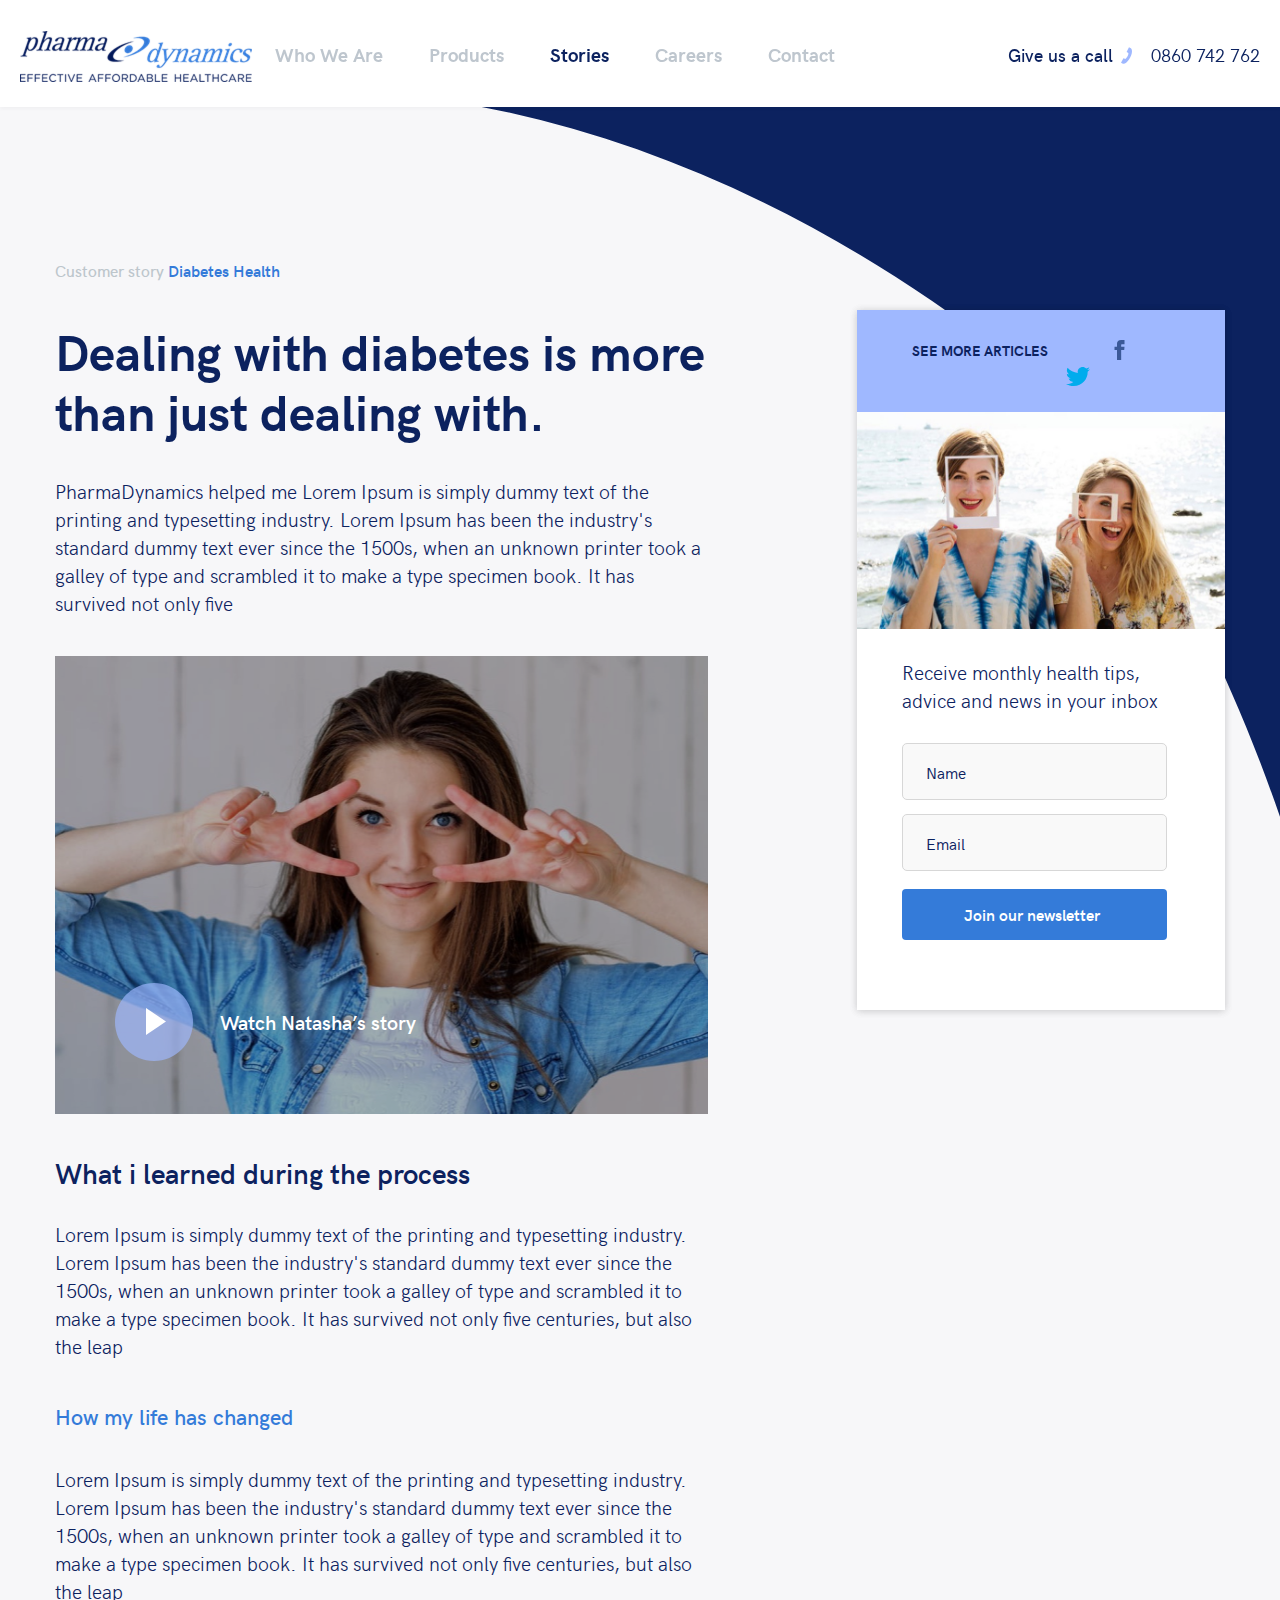
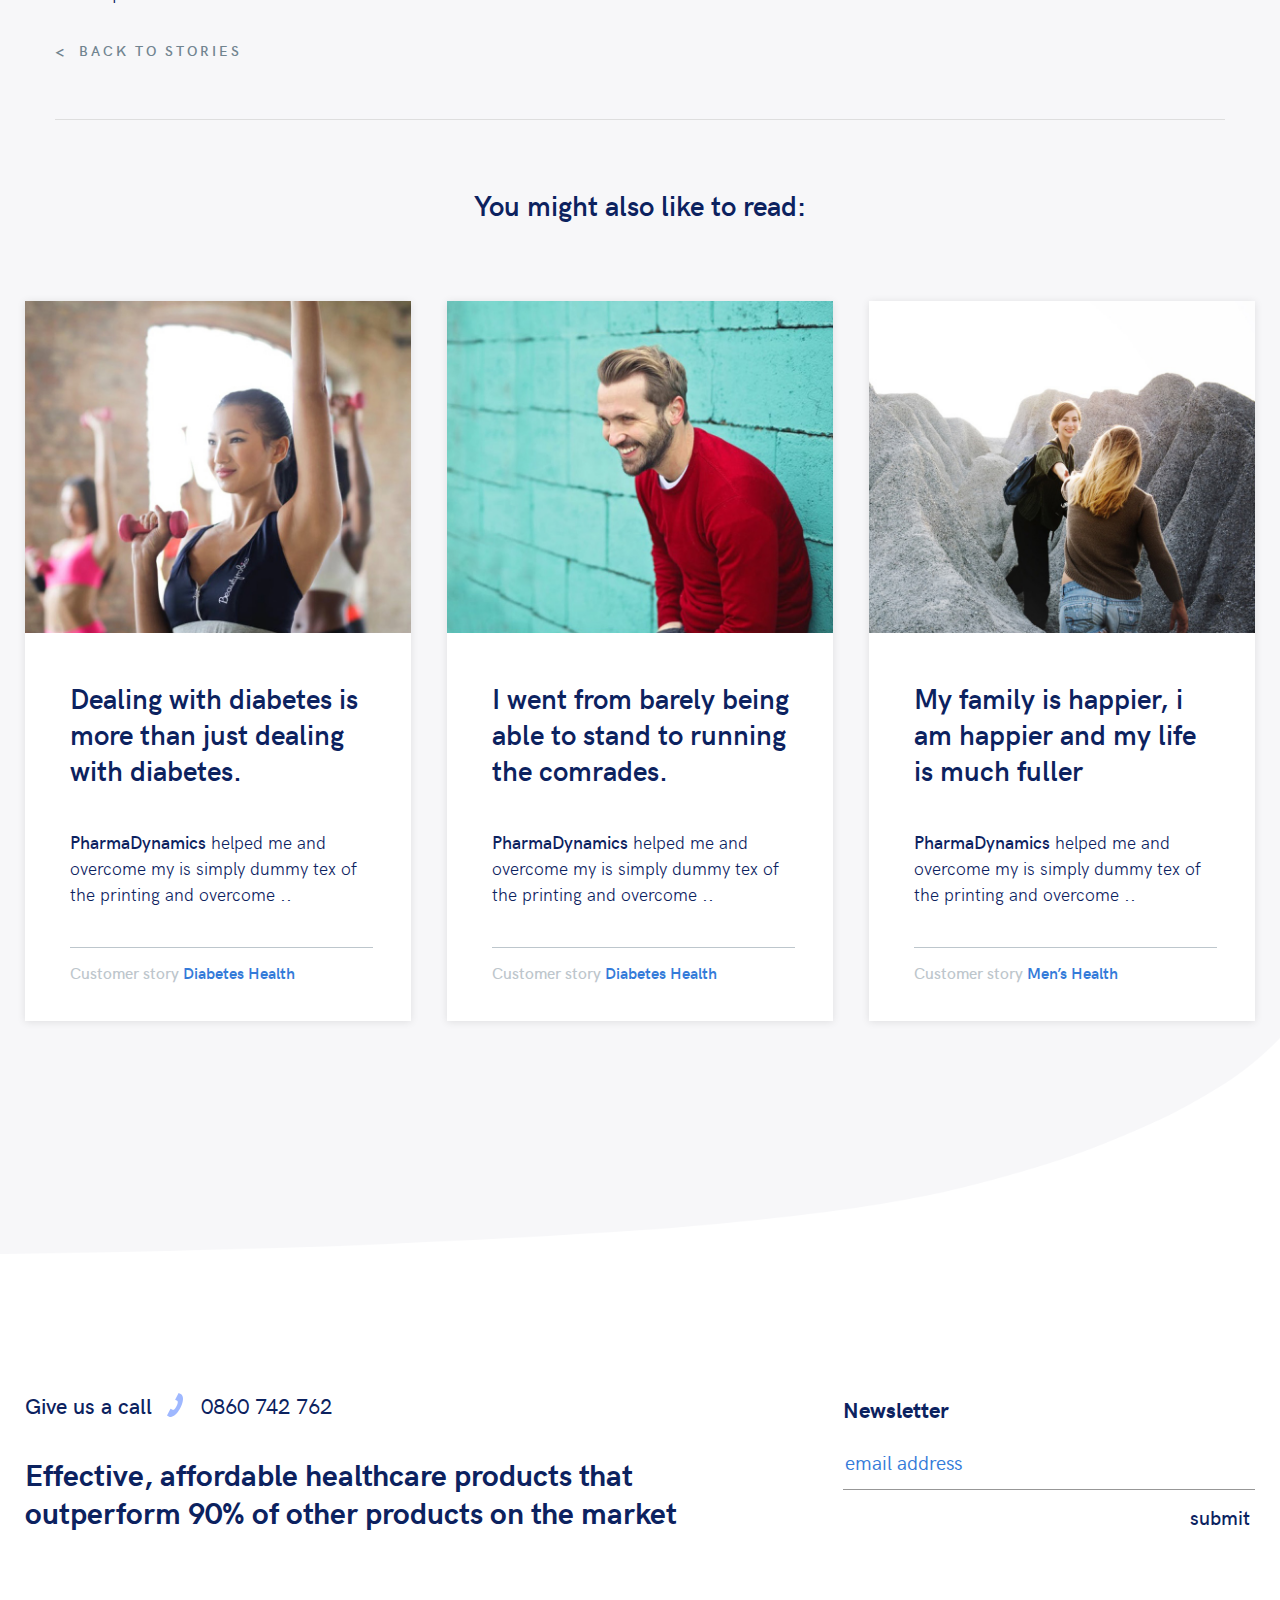
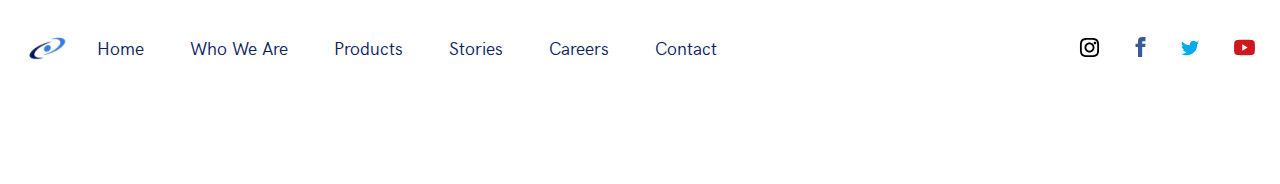
<file: single-artical.html>
<!DOCTYPE html>
<html lang="en">
    <head>
        <meta charset="utf-8">
        <meta name="viewport" content="width=device-width, minimum-scale=1.0, maximum-scale=1.0, initial-scale=1.0, user-scalable=no">
        <meta name="format-detection" content="telephone=no">
        <title>Pharma Dynamics | Single Artical</title>

        <link type="text/css" rel="stylesheet" href="css/flexslider.css">
        <link type="text/css" rel="stylesheet" href="css/style.css">

        <script type="text/javascript" src="scripts/jquery-3.3.1.min.js"></script>
        <script type="text/javascript" src="scripts/jquery.flexslider.js"></script>
        <script type="text/javascript" src="scripts/common-scripts.js"></script>
    </head>

    <body>
        <div class="main-wrap">
            <!-- Beginning header section 
            ================================ -->
            <header class="main-header">
                <div class="common-wrap clear">
                    <div class="logo-wrap">
                        <a href="index.html" class="logo"><img src="images/logo@2x.png" alt="Pharma Dynamics logo"></a>
                        <div class="phone-nav" id="phone-nav">
                            <div></div>
                            <div></div>
                            <div></div>
                        </div>
                    </div>
                    <div class="navigation-wrap">
                        <div class="nav-wrap">
                            <ul>
                                <li><a href="what-we-do.html">Who We Are</a></li>
                                <li><a href="products.html">Products</a></li>
                                <li class="current-menu-item"><a href="stories.html">Stories</a></li>
                                <li><a href="careers.html">Careers</a></li>
                                <li><a href="contact.html">Contact</a></li>
                            </ul>
                        </div>
                        <div class="call-to-action">
                            <span>Give us a call</span><a href="tel:0860742762">0860 742 762</a>
                        </div>
                    </div>
                </div>
            </header>
            <!-- //End header section -->
            
            <!-- Beginning main content section 
            ===================================== -->
            <section class="main-content-section single-artical">
                <section class="hero-section">
                    <div class="common-wrap clear">
                       <div class="arical-details-wrap">
                            <div class="arical-info">
                                <div class="title-text">
                                    <span>Customer story <strong>Diabetes Health</strong></span>
                                    <h1>Dealing with diabetes is more than just dealing with.</h1>
                                    <p>PharmaDynamics helped me Lorem Ipsum is simply dummy text of the printing and typesetting industry. Lorem Ipsum has been the industry's standard dummy text ever since the 1500s, when an unknown printer took a galley of type and scrambled it to make a type specimen book. It has survived not only five</p>
                                </div>
                                <div class="video-wrap" style="background-image: url(images/blog-single-preview@2x.jpg)">
                                    <a href="#">Watch Natasha’s story</a>
                                </div>
                                <div class="during-process-content">
                                    <div class="info-text">
                                        <h5>What i learned during the process</h5>
                                        <p>Lorem Ipsum is simply dummy text of the printing and typesetting industry. Lorem Ipsum has been the industry's standard dummy text ever since the 1500s, when an unknown printer took a galley of type and scrambled it to make a type specimen book. It has survived not only five centuries, but also the leap</p>
                                    </div>
                                    <div class="info-text">
                                        <h6>How my life has changed</h6>
                                        <p>Lorem Ipsum is simply dummy text of the printing and typesetting industry. Lorem Ipsum has been the industry's standard dummy text ever since the 1500s, when an unknown printer took a galley of type and scrambled it to make a type specimen book. It has survived not only five centuries, but also the leap</p>
                                    </div>
                                </div>
                                <a href="stories.html" class="back-link">BACK TO STORIES</a>
                            </div>
                            <div class="more-artical-wrap">
                               <div class="more-artical-deals">
                                    <div class="title-bar">
                                        <span>SEE MORE ARTICLES</span>
                                        <a href="#"><img src="svgs/facebook.svg" alt=""></a>
                                        <a href="#"><img src="svgs/twitter.svg" alt=""></a>
                                    </div>
                                    <figure><img src="images/more-articles-feature@2x.jpg" alt=""></figure>
                                    <div class="receiving-form">
                                       <p>Receive monthly health tips, advice and news in your inbox</p>
                                        <form action="#" method="post">
                                            <div class="receving-form-info">
                                                <div class="input">
                                                    <input type="text" value="Name">
                                                </div>
                                                <div class="input">
                                                    <input type="text" value="Email">
                                                </div>
                                                <div class="input submit-info">
                                                    <input type="submit" value="Join our newsletter">
                                                </div>
                                            </div>
                                        </form>
                                    </div>
                                 </div>
                            </div>
                        </div>
                    </div>
                </section>
                <section class="blog-artical-inner">
                   <div class="common-wrap clear">
                        <div class="blog-artical-wrap">
                           <h5>You might also like to read:</h5>
                            <div class="blog-artical-info">
                                <div class="blog-item">
                                    <a href="#"><img src="images/blog-img-7@2x.jpg" alt=""></a>
                                    <div class="blog-text">
                                        <a href="#" class="title-link">Dealing with diabetes is more than just dealing with diabetes.</a>
                                        <p><strong>PharmaDynamics</strong> helped me and overcome my is simply dummy tex of the printing and overcome ..</p>
                                        <div class="category-wrap">Customer story <a href="#">Diabetes Health</a></div>
                                    </div>
                                </div>
                                <div class="blog-item">
                                    <a href="#"><img src="images/blog-img-8@2x.jpg" alt=""></a>
                                    <div class="blog-text">
                                        <a href="#" class="title-link">I went from barely being able to stand to running the comrades.</a>
                                        <p><strong>PharmaDynamics</strong> helped me and overcome my is simply dummy tex of the printing and overcome ..</p>
                                        <div class="category-wrap">Customer story <a href="#">Diabetes Health</a></div>
                                    </div>
                                </div>
                                <div class="blog-item">
                                    <a href="#"><img src="images/blog-img-9@2x.jpg" alt=""></a>
                                    <div class="blog-text">
                                        <a href="#" class="title-link">My family is happier, i am happier and my life is much fuller</a>
                                        <p><strong>PharmaDynamics</strong> helped me and overcome my is simply dummy tex of the printing and overcome ..</p>
                                        <div class="category-wrap">Customer story <a href="#">Men’s Health</a></div>
                                    </div>
                                </div>
                            </div>
                        </div>
                    </div>
                </section>
            </section>
            <!-- //End main content section -->
            
            <!-- Beginning footer section 
            ============================== -->
            <footer class="main-footer">
                <div class="common-wrap clear footer-inner">
                    <div class="call-to-action-wrap">
                        <div class="call-to-action">
                            <span>Give us a call</span><a href="tel:0860742762">0860 742 762</a>
                        </div>
                        <h4>Effective, affordable healthcare products that outperform 90% of other products on the market</h4>
                    </div>
                    <div class="newsletter-wrap">
                        <h6>Newsletter</h6>
                        <input type="email" value="email address">
                        <input type="submit" value="submit">
                    </div>
                    <div class="footer-nav-wrap">
                        <div class="social-wrap">
                            <a href="#"><img src="svgs/instagram.svg" alt=""></a>
                            <a href="#"><img src="svgs/facebook.svg" alt=""></a>
                            <a href="#"><img src="svgs/twitter.svg" alt=""></a>
                            <a href="#"><img src="svgs/youtube.svg" alt=""></a>
                        </div>
                        <div class="footer-nav">
                            <img src="images/logo-icon@2x.png" alt="">
                            <ul>
                                <li><a href="index.html">Home</a></li>
                                <li><a href="what-we-do.html">Who We Are</a></li>
                                <li><a href="products.html">Products</a></li>
                                <li><a href="stories.html">Stories</a></li>
                                <li><a href="careers.html">Careers</a></li>
                                <li><a href="contact.html">Contact</a></li>
                            </ul>
                        </div>
                    </div>
                </div>
            </footer>
            <!-- // End footer section -->
        </div>
    </body>	
</html>
</file>
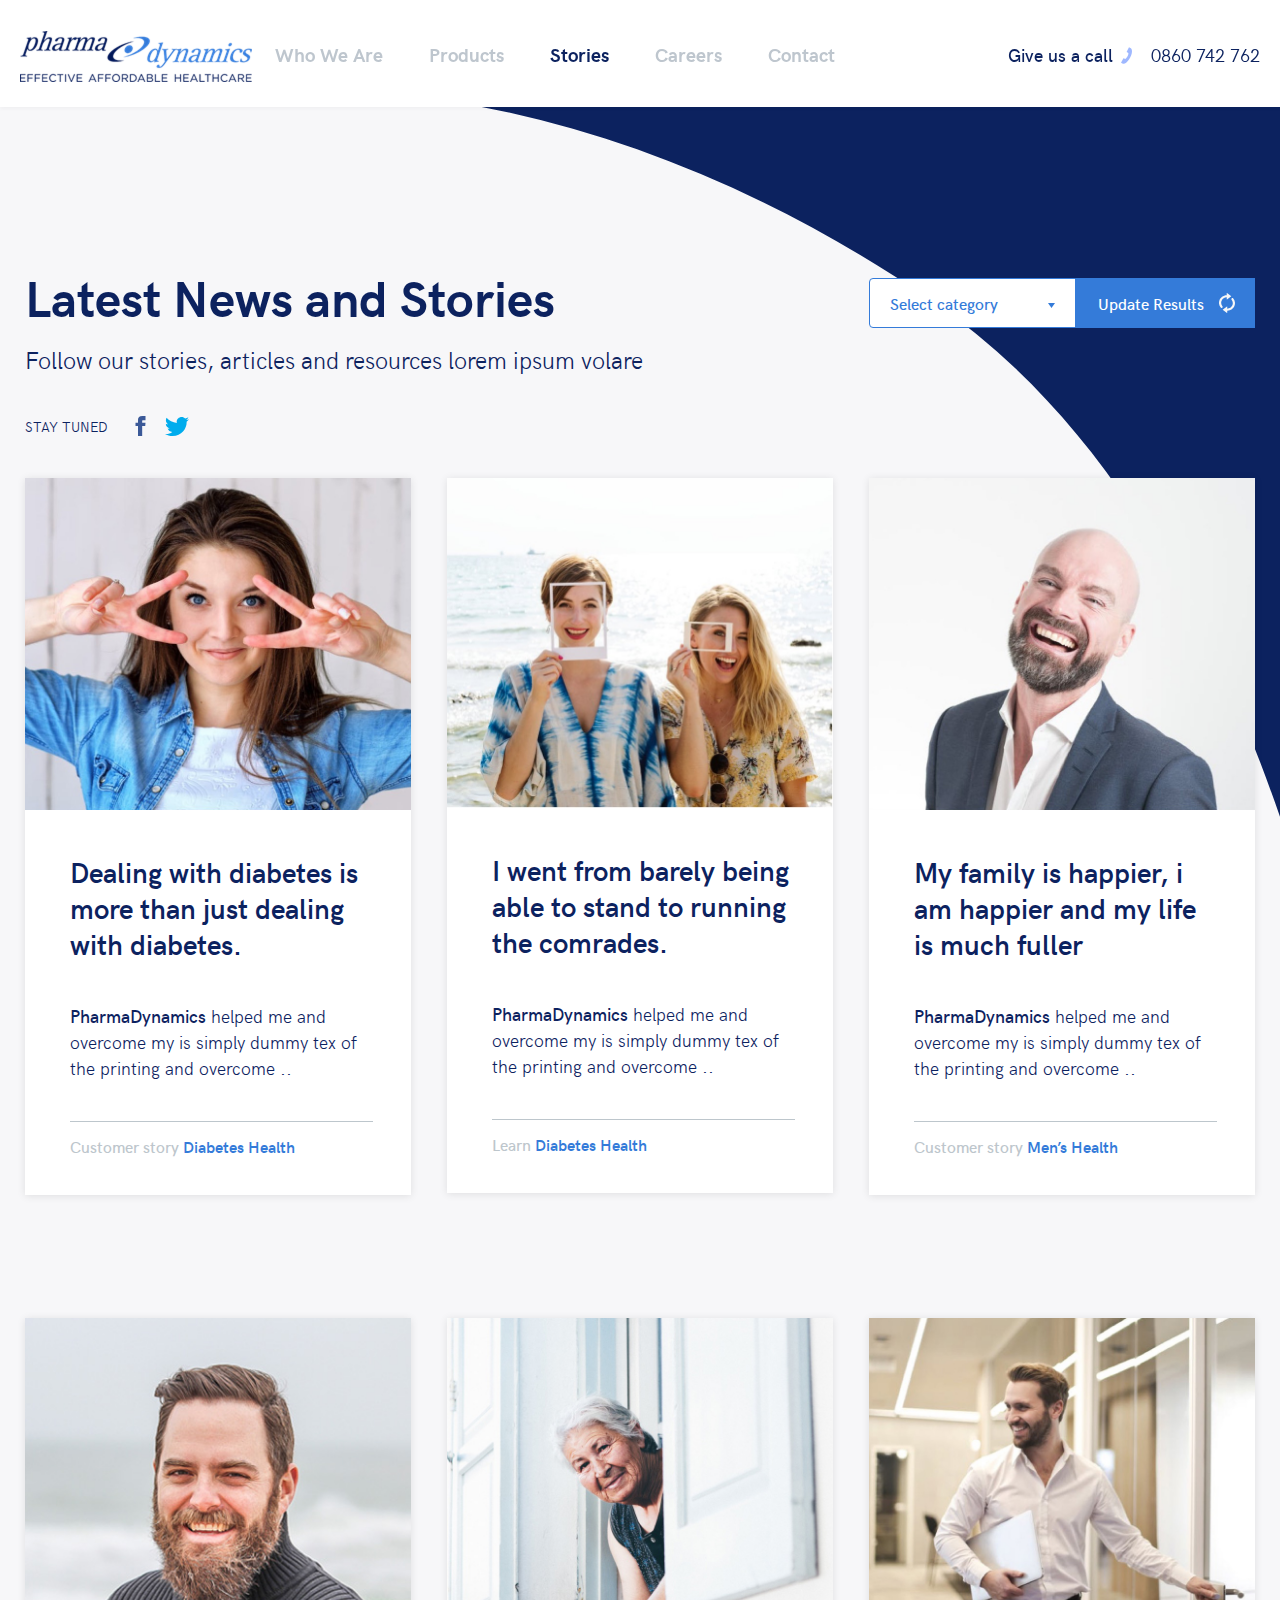
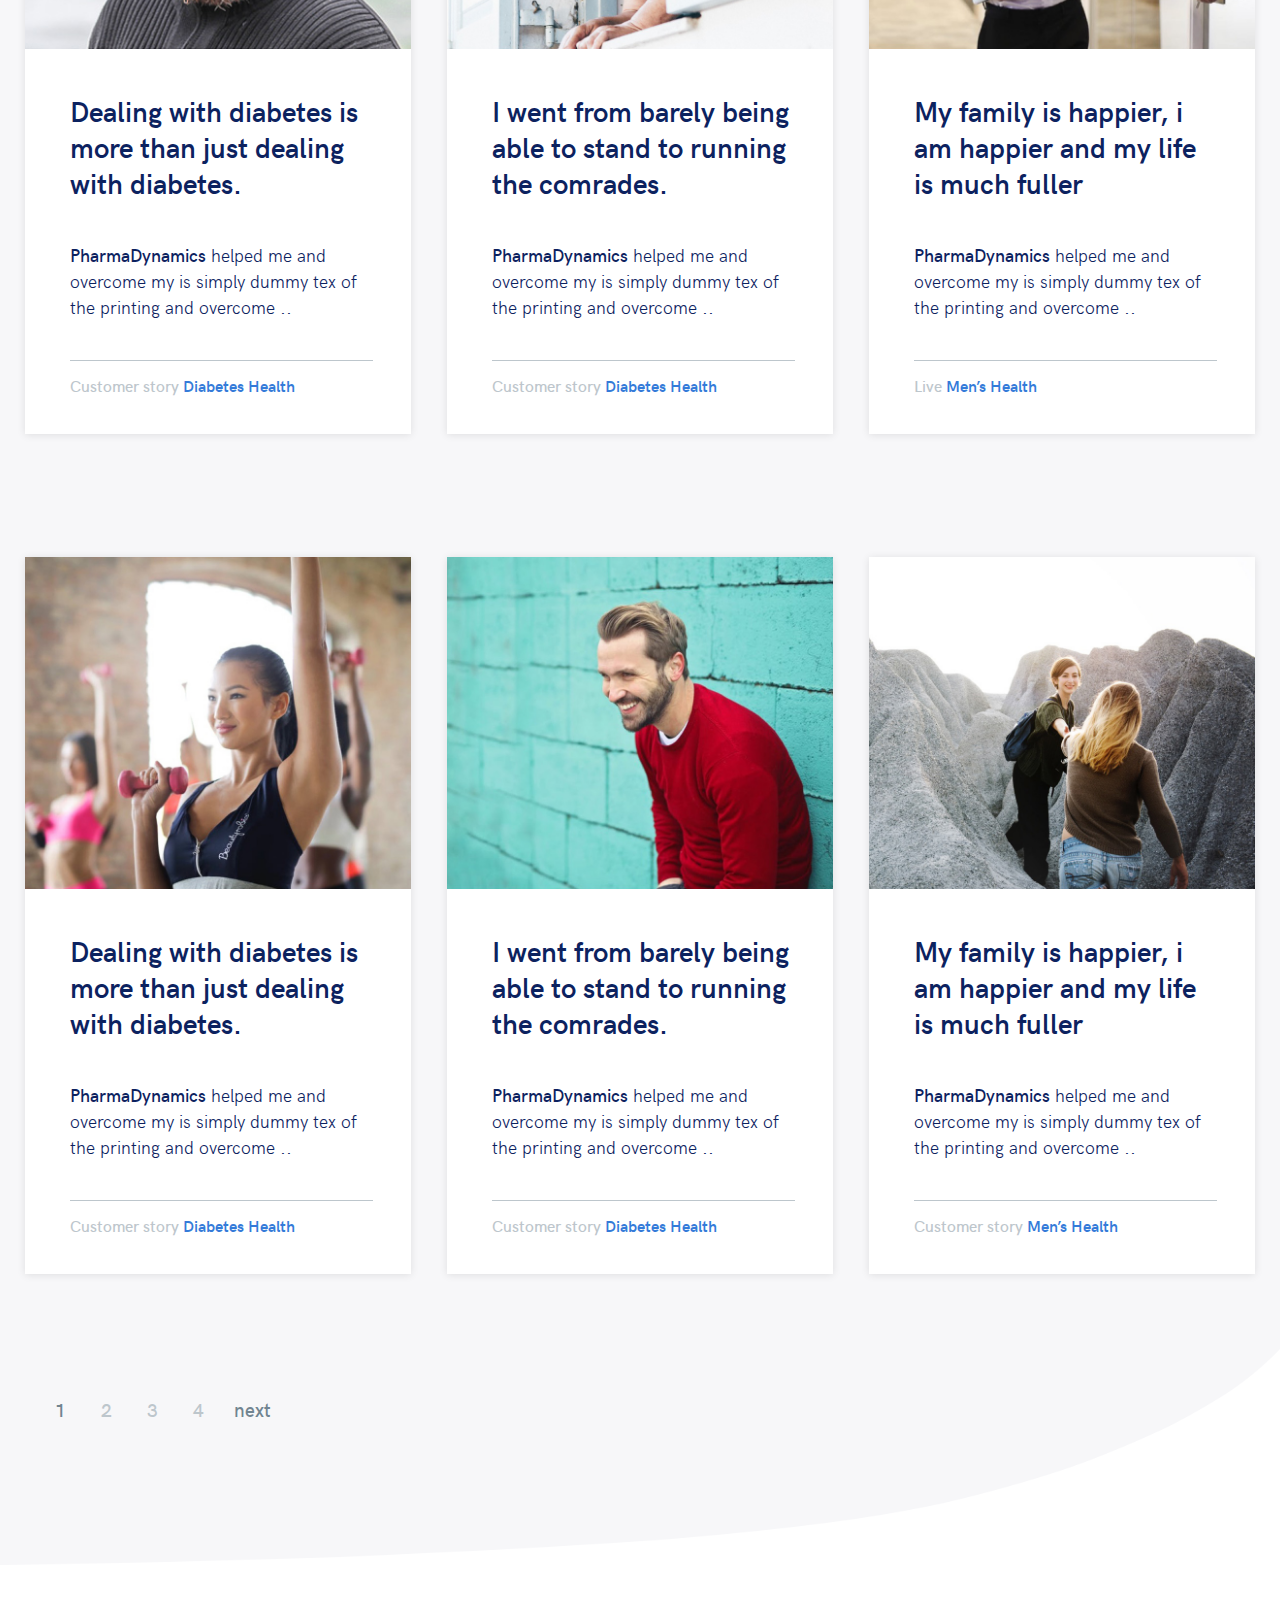
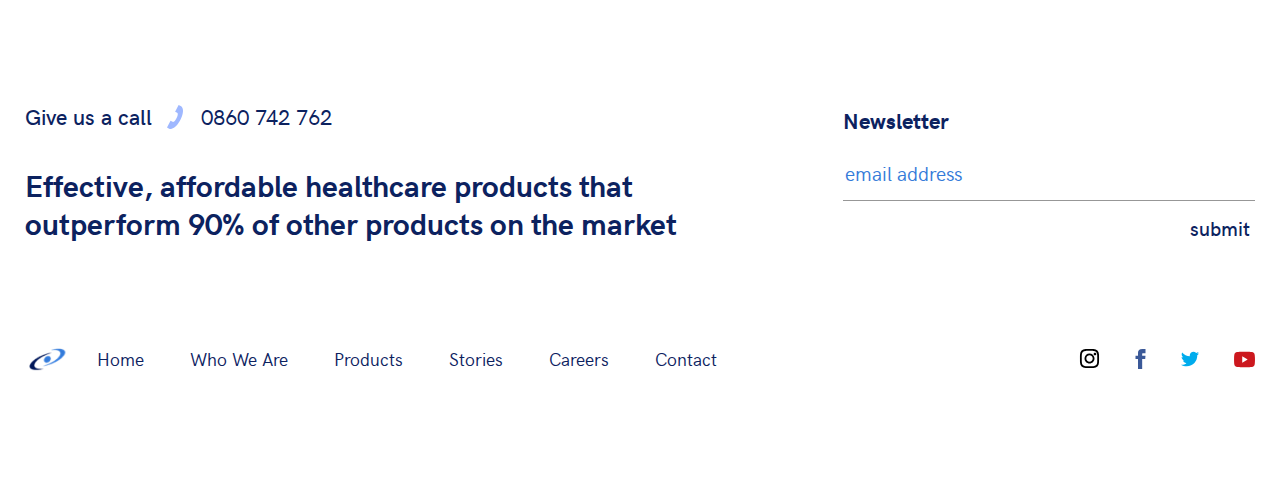
<file: stories.html>
<!DOCTYPE html>
<html lang="en">
    <head>
        <meta charset="utf-8">
        <meta name="viewport" content="width=device-width, minimum-scale=1.0, maximum-scale=1.0, initial-scale=1.0, user-scalable=no">
        <meta name="format-detection" content="telephone=no">
        <title>Pharma Dynamics | Stories</title>

        <link type="text/css" rel="stylesheet" href="css/flexslider.css">
        <link type="text/css" rel="stylesheet" href="css/selectric.css">
        <link type="text/css" rel="stylesheet" href="css/style.css">

        <script type="text/javascript" src="scripts/jquery-3.3.1.min.js"></script>
        <script type="text/javascript" src="scripts/jquery.flexslider.js"></script>
        <script type="text/javascript" src="scripts/jquery.selectric.js"></script>
        <script type="text/javascript" src="scripts/common-scripts.js"></script>
    </head>

    <body>
        <div class="main-wrap">
            <!-- Beginning header section 
            ================================ -->
            <header class="main-header">
                <div class="common-wrap clear">
                    <div class="logo-wrap">
                        <a href="index.html" class="logo"><img src="images/logo@2x.png" alt="Pharma Dynamics logo"></a>
                        <div class="phone-nav" id="phone-nav">
                            <div></div>
                            <div></div>
                            <div></div>
                        </div>
                    </div>
                    <div class="navigation-wrap">
                        <div class="nav-wrap">
                            <ul>
                                <li><a href="what-we-do.html">Who We Are</a></li>
                                <li><a href="products.html">Products</a></li>
                                <li class="current-menu-item"><a href="stories.html">Stories</a></li>
                                <li><a href="careers.html">Careers</a></li>
                                <li><a href="contact.html">Contact</a></li>
                            </ul>
                        </div>
                        <div class="call-to-action">
                            <span>Give us a call</span><a href="tel:0860742762">0860 742 762</a>
                        </div>
                    </div>
                </div>
            </header>
            <!-- //End header section -->
            
            <!-- Beginning main content section 
            ===================================== -->
            <section class="main-content-section stories-content">
               <div class="stories-details-wrap">
                    <div class="common-wrap clear">
                        <div class="top-text-inner">
                           <div class="title-text">
                                <h1>Latest News and Stories</h1>
                                <p>Follow our stories, articles and resources lorem ipsum volare </p>
                                <div class="title-bar">
                                    <span>STAY TUNED</span>
                                    <a href="#"><img src="svgs/facebook.svg" alt=""></a>
                                    <a href="#"><img src="svgs/twitter.svg" alt=""></a>
                                </div>
                            </div>
                            <div class="select-category-wrap">
                                <form action="#" method="post">
                                    <div class="selectric-info">
                                        <div class="selectric-wrap">
                                            <select class="styled-select">
                                                <option value="">Select category</option>
                                                <option value="">category 1</option>
                                                <option value="">category 2</option>
                                                <option value="">category 3</option>
                                            </select>
                                        </div>
                                        <div class="update-result"><input type="submit" value="Update Results"></div>
                                    </div>
                                </form>
                            </div>
                        </div>
                        <div class="blog-artical-wrap">
                            <div class="blog-artical-info">
                                <div class="blog-item">
                                    <a href="single-artical.html"><img src="images/blog-img-1@2x.jpg" alt=""></a>
                                    <div class="blog-text">
                                        <a href="single-artical.html" class="title-link">Dealing with diabetes is more than just dealing with diabetes.</a>
                                        <p><strong>PharmaDynamics</strong> helped me and overcome my is simply dummy tex of the printing and overcome ..</p>
                                        <div class="category-wrap">
                                            Customer story <a href="#">Diabetes Health</a>
                                        </div>
                                    </div>
                                </div>
                                <div class="blog-item">
                                    <a href="single-artical.html"><img src="images/blog-img-2@2x.jpg" alt=""></a>
                                    <div class="blog-text">
                                        <a href="single-artical.html" class="title-link">I went from barely being able to stand to running the comrades.</a>
                                        <p><strong>PharmaDynamics</strong> helped me and overcome my is simply dummy tex of the printing and overcome ..</p>
                                        <div class="category-wrap">Learn <a href="#">Diabetes Health</a></div>
                                    </div>
                                </div>
                                <div class="blog-item">
                                    <a href="single-artical.html"><img src="images/blog-img-3@2x.jpg" alt=""></a>
                                    <div class="blog-text">
                                        <a href="single-artical.html" class="title-link">My family is happier, i am happier and my life is much fuller</a>
                                        <p><strong>PharmaDynamics</strong> helped me and overcome my is simply dummy tex of the printing and overcome ..</p>
                                        <div class="category-wrap">Customer story <a href="#">Men’s Health</a></div>
                                    </div>
                                </div>
                                <div class="blog-item">
                                    <a href="single-artical.html"><img src="images/blog-img-4@2x.jpg" alt=""></a>
                                    <div class="blog-text">
                                        <a href="single-artical.html" class="title-link">Dealing with diabetes is more than just dealing with diabetes.</a>
                                        <p><strong>PharmaDynamics</strong> helped me and overcome my is simply dummy tex of the printing and overcome ..</p>
                                        <div class="category-wrap">Customer story <a href="#">Diabetes Health</a></div>
                                    </div>
                                </div>
                                <div class="blog-item">
                                    <a href="single-artical.html"><img src="images/blog-img-5@2x.jpg" alt=""></a>
                                    <div class="blog-text">
                                        <a href="single-artical.html" class="title-link">I went from barely being able to stand to running the comrades.</a>
                                        <p><strong>PharmaDynamics</strong> helped me and overcome my is simply dummy tex of the printing and overcome ..</p>
                                        <div class="category-wrap">Customer story <a href="#">Diabetes Health</a></div>
                                    </div>
                                </div>
                                <div class="blog-item">
                                    <a href="single-artical.html"><img src="images/blog-img-6@2x.jpg" alt=""></a>
                                    <div class="blog-text">
                                        <a href="single-artical.html" class="title-link">My family is happier, i am happier and my life is much fuller</a>
                                        <p><strong>PharmaDynamics</strong> helped me and overcome my is simply dummy tex of the printing and overcome ..</p>
                                        <div class="category-wrap">Live <a href="#">Men’s Health</a></div>
                                    </div>
                                </div>
                                <div class="blog-item">
                                    <a href="single-artical.html"><img src="images/blog-img-7@2x.jpg" alt=""></a>
                                    <div class="blog-text">
                                        <a href="single-artical.html" class="title-link">Dealing with diabetes is more than just dealing with diabetes.</a>
                                        <p><strong>PharmaDynamics</strong> helped me and overcome my is simply dummy tex of the printing and overcome ..</p>
                                        <div class="category-wrap">Customer story <a href="#">Diabetes Health</a></div>
                                    </div>
                                </div>
                                <div class="blog-item">
                                    <a href="single-artical.html"><img src="images/blog-img-8@2x.jpg" alt=""></a>
                                    <div class="blog-text">
                                        <a href="single-artical.html" class="title-link">I went from barely being able to stand to running the comrades.</a>
                                        <p><strong>PharmaDynamics</strong> helped me and overcome my is simply dummy tex of the printing and overcome ..</p>
                                        <div class="category-wrap">Customer story <a href="#">Diabetes Health</a></div>
                                    </div>
                                </div>
                                <div class="blog-item">
                                    <a href="single-artical.html"><img src="images/blog-img-9@2x.jpg" alt=""></a>
                                    <div class="blog-text">
                                        <a href="single-artical.html" class="title-link">My family is happier, i am happier and my life is much fuller</a>
                                        <p><strong>PharmaDynamics</strong> helped me and overcome my is simply dummy tex of the printing and overcome ..</p>
                                        <div class="category-wrap">Customer story <a href="#">Men’s Health</a></div>
                                    </div>
                                </div>
                            </div>
                            <div class="pagination-wrap">
                                <span class="prev"></span>
                                <a href="#" class="active">1</a>
                                <a href="#">2</a>
                                <a href="#">3</a>
                                <a href="#">4</a>
                                <span class="next">next</span>
                            </div>
                        </div>
                    </div>
               </div>
               
            </section>
            <!-- //End main content section -->
            
            <!-- Beginning footer section 
            ============================== -->
            <footer class="main-footer">
                <div class="common-wrap clear footer-inner">
                    <div class="call-to-action-wrap">
                        <div class="call-to-action">
                            <span>Give us a call</span><a href="tel:0860742762">0860 742 762</a>
                        </div>
                        <h4>Effective, affordable healthcare products that outperform 90% of other products on the market</h4>
                    </div>
                    <div class="newsletter-wrap">
                        <h6>Newsletter</h6>
                        <input type="email" value="email address">
                        <input type="submit" value="submit">
                    </div>
                    <div class="footer-nav-wrap">
                        <div class="social-wrap">
                            <a href="#"><img src="svgs/instagram.svg" alt=""></a>
                            <a href="#"><img src="svgs/facebook.svg" alt=""></a>
                            <a href="#"><img src="svgs/twitter.svg" alt=""></a>
                            <a href="#"><img src="svgs/youtube.svg" alt=""></a>
                        </div>
                        <div class="footer-nav">
                            <img src="images/logo-icon@2x.png" alt="">
                            <ul>
                                <li><a href="index.html">Home</a></li>
                                <li><a href="what-we-do.html">Who We Are</a></li>
                                <li><a href="products.html">Products</a></li>
                                <li><a href="stories.html">Stories</a></li>
                                <li><a href="careers.html">Careers</a></li>
                                <li><a href="contact.html">Contact</a></li>
                            </ul>
                        </div>
                    </div>
                </div>
            </footer>
            <!-- // End footer section -->
        </div>
    </body>	
</html>
</file>
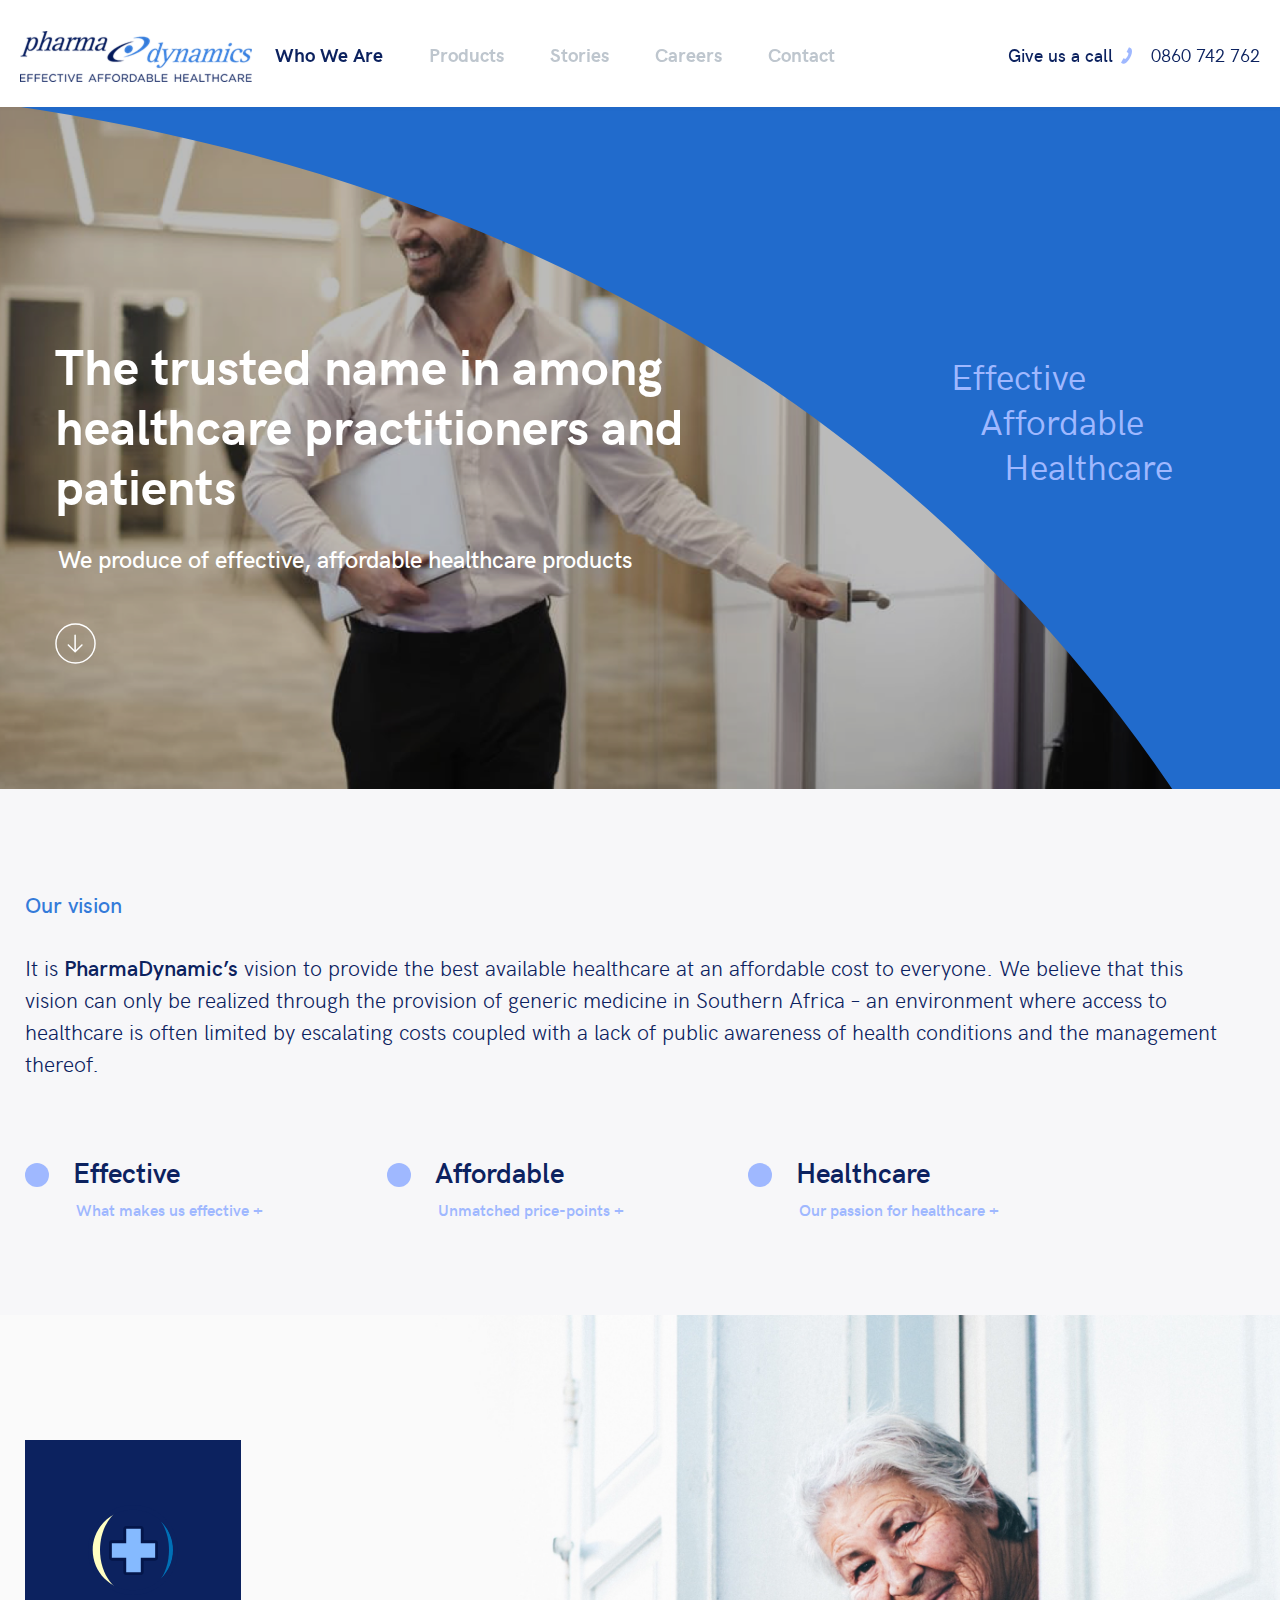
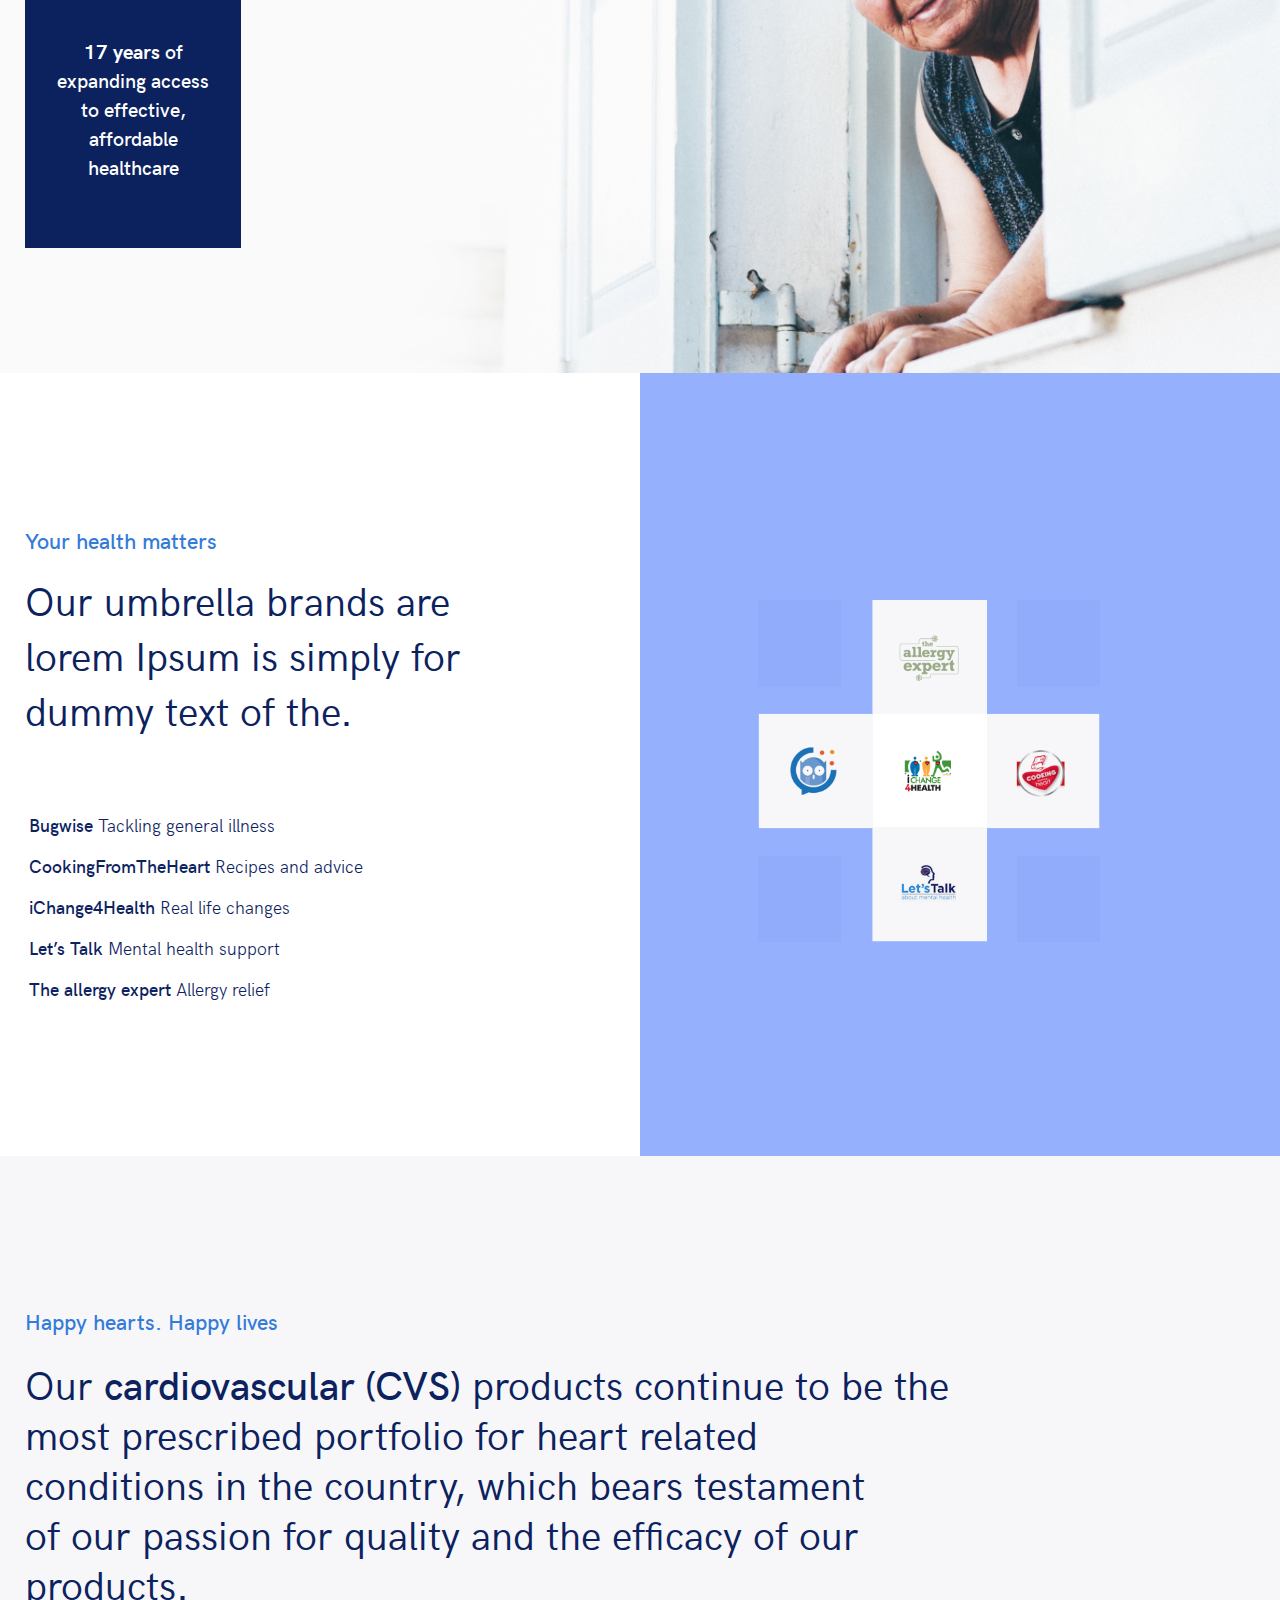
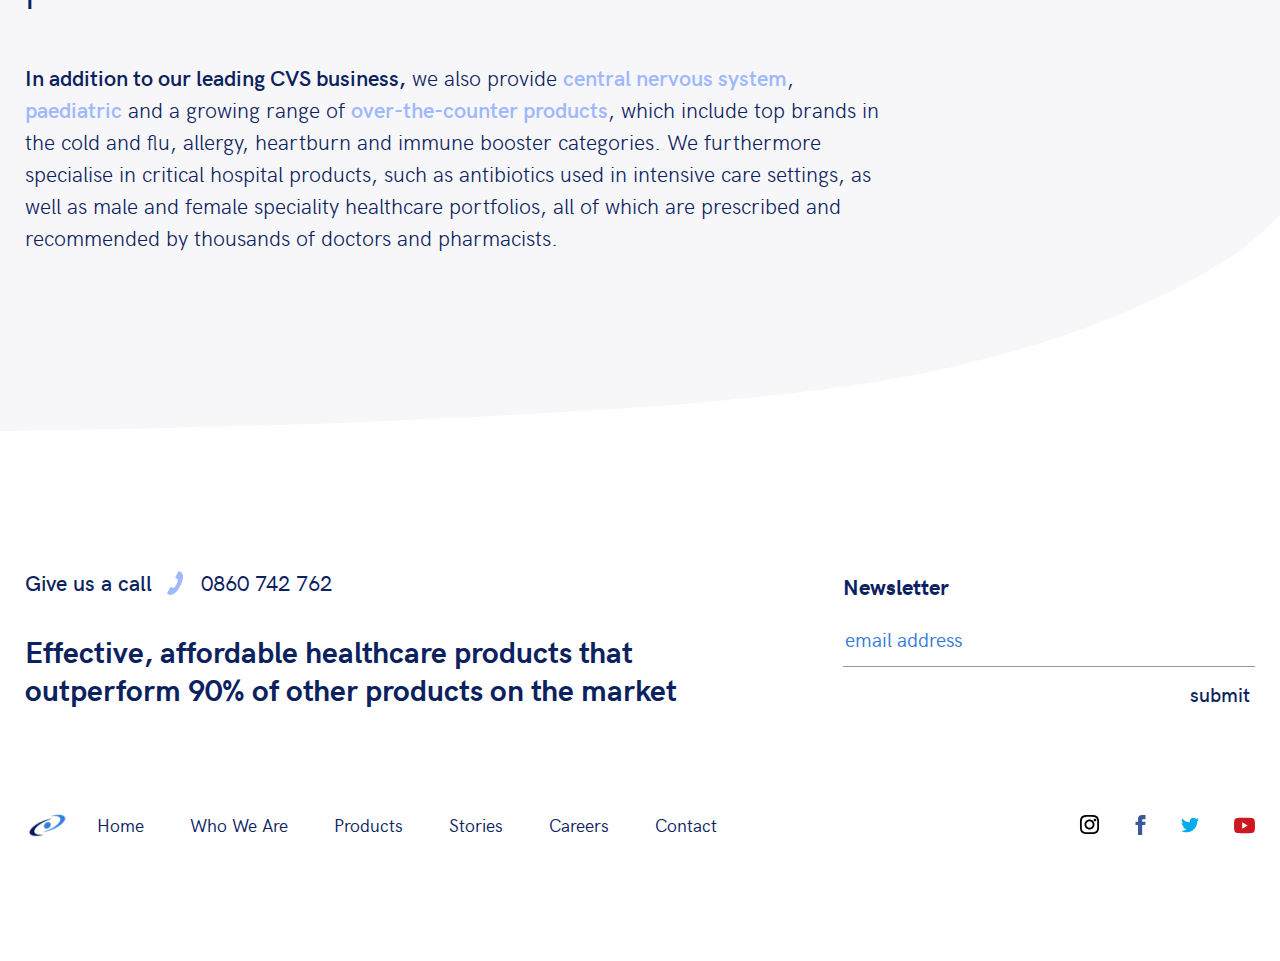
<file: what-we-do.html>
<!DOCTYPE html>
<html lang="en">

<head>
    <meta charset="utf-8">
    <meta name="viewport" content="width=device-width, minimum-scale=1.0, maximum-scale=1.0, initial-scale=1.0, user-scalable=no">
    <meta name="format-detection" content="telephone=no">
    <title>Pharma Dynamics | What We Do</title>

    <link type="text/css" rel="stylesheet" href="css/flexslider.css">
    <link type="text/css" rel="stylesheet" href="css/style.css">

    <script type="text/javascript" src="scripts/jquery-3.3.1.min.js"></script>
    <script type="text/javascript" src="scripts/jquery.flexslider.js"></script>
    <script type="text/javascript" src="scripts/common-scripts.js"></script>
</head>

<body>
    <div class="main-wrap">
        <!-- Beginning header section 
        ================================ -->
        <header class="main-header">
            <div class="common-wrap clear">
                <div class="logo-wrap">
                    <a href="index.html" class="logo"><img src="images/logo@2x.png" alt="Pharma Dynamics logo"></a>
                    <div class="phone-nav" id="phone-nav">
                        <div></div>
                        <div></div>
                        <div></div>
                    </div>
                </div>
                <div class="navigation-wrap">
                    <div class="nav-wrap">
                        <ul>
                            <li class="current-menu-item"><a href="what-we-do.html">Who We Are</a></li>
                            <li><a href="products.html">Products</a></li>
                            <li><a href="stories.html">Stories</a></li>
                            <li><a href="careers.html">Careers</a></li>
                            <li><a href="contact.html">Contact</a></li>
                        </ul>
                    </div>
                    <div class="call-to-action">
                        <span>Give us a call</span><a href="tel:0860742762">0860 742 762</a>
                    </div>
                </div>
            </div>
        </header>
        <!-- //End header section -->

        <!-- Beginning main content section 
            ===================================== -->
        <section class="main-content-section what-we-content">
            <section class="hero-section" style="background-image: url(images/contact-img@2x.png);">
                <div class="common-wrap clear hero-inner">
                    <div class="hero-content">
                        <h1>The trusted name in among healthcare practitioners and patients</h1>
                        <h5>We produce of effective, affordable healthcare products</h5>
                        <div class="scroll-bottom" id="scroll-bottom">
                            <img src="svgs/arrow-wihite-simple.svg" alt="Down arrow">
                        </div>
                    </div>
                    <h3>
                       <span>Effective</span>
                        <span>Affordable</span>
                        <span>Healthcare</span>
                    </h3>
                </div>
                <div class="hero-graphics">
                    <img src="svgs/shape-about.svg" alt="">
                </div>
            </section>

            <section class="out-vision-wrap" id="after-hero-section">
                <div class="common-wrap clear">
                    <h6 class="sub-title">Our vision</h6>
                    <p>It is <strong>PharmaDynamic’s</strong> vision to provide the best available healthcare at an affordable cost to everyone. We believe that this vision can only be realized through the provision of generic medicine in Southern Africa – an environment where access to healthcare is often limited by escalating costs coupled with a lack of public awareness of health conditions and the management thereof.</p>
                    <div class="vision-category">
                        <div class="vision-categori-item">
                            <h5>Effective</h5>
                            <span>What makes us effective <em class="pluse">+</em><em class="minus">-</em></span>
                            <div class="details">
                                <p>PHARMA DYNAMICS has global alliances with 16 manufacturing partners, all of which are regulated and approved by South Africa’s Medicines Control Council (MCC), as well as one or more international regulatory authority, including the Food and Drug Administration (FDA) in the USA, MHRA in the UK, TGA in Australia and the EMEA in the European Union.</p>
                                
                                <p>These alliances allow us to provide the Southern African public with the best quality healthcare products available in the world.</p>
                                
                                <p>We also invest 9 % of our consolidated sales into research and development to ensure continued innovation and advances in branded and generic formulations, as well as biotechnology products and APIs. View our full list of products.</p>
                            </div>
                            
                        </div>
                        <div class="vision-categori-item">
                            <h5>Affordable</h5>
                            <span>Unmatched price-points <em class="pluse">+</em><em class="minus">-</em></span>
                            <div class="details">
                                <p>Through competitive pricing structures and encouraging new approaches to prevention and patient engagement, PHARMA DYNAMICS has been able to contain costs, thereby increasing patients’ access to healthcare, and equally important, to improve patients’ overall health and treatment outcomes.</p>
                                
                                <p>We are also committed to secure Medical Aid Listings to ensure that patients are able to access our products without having to incur extra costs outside of their medical aid fees.</p>
                            </div>
                        </div>
                        <div class="vision-categori-item">
                            <h5>Healthcare</h5>
                            <span>Our passion for healthcare <em class="pluse">+</em><em class="minus">-</em></span>
                            <div class="details">
                                <p>We also support healthcare professionals (HCP’s) through a variety of sponsorships, including Corporate Sponsorships, Medical Congresses, Fellows training programmes, CPD activities, as well as educate and train the community through Corporate Social Initiatives.</p>
                            </div>
                        </div>
                    </div>
                </div>
            </section>

            <section class="heath-care" style="background-image: url(images/home-hero@2x.jpg)">
                <div class="common-wrap clear">
                    <div class="medical-wrap clear">
                        <figure>
                            <img src="svgs/medical.svg" alt="">
                        </figure>
                        <h6><strong>17 years </strong>of expanding access to effective, affordable healthcare</h6>
                    </div>
                </div>
            </section>

            <section class="support-wrap">
                <div class="support-logo">
                    <figure>
                        <img src="images/HealthMatters@2x.png" alt="">
                    </figure>
                </div>
                <div class="support-container">
                    <div class="common-wrap clear">
                        <div class="support-content">
                            <h6 class="sub-title">Your health matters</h6>
                            <h2>Our umbrella brands are lorem Ipsum is simply for dummy text of the.</h2>
                            <p><strong>Bugwise</strong> Tackling general illness</p>
                            <p><strong>CookingFromTheHeart</strong> Recipes and advice</p>
                            <p><strong>iChange4Health</strong> Real life changes</p>
                            <p><strong>Let’s Talk</strong> Mental health support</p>
                            <p><strong>The allergy expert</strong> Allergy relief</p>
                        </div>
                    </div>
                </div>
            </section>

            <section class="happy-life before-footer">
                <div class="common-wrap clear">
                    <div class="happy-life-content">
                        <h6 class="sub-title">Happy hearts. Happy lives</h6>
                        <h2>Our <strong>cardiovascular (CVS)</strong> products continue to be the <br>most prescribed portfolio for heart related <br>conditions in the country, which bears testament <br>of our passion for quality and the efficacy of our <br>products.</h2>
                        <p><em>In addition to our leading CVS business,</em> we also provide <strong>central nervous system</strong>, <strong>paediatric</strong> and a growing range of <strong>over-the-counter products</strong>, which include top brands in the cold and flu, allergy, heartburn and immune booster categories. We furthermore specialise in critical hospital products, such as antibiotics used in intensive care settings, as well as male and female speciality healthcare portfolios, all of which are prescribed and recommended by thousands of doctors and pharmacists.</p>
                    </div>
                </div>
            </section>
        </section>
        <!-- //End main content section -->


        <!-- Beginning footer section 
        ============================== -->
        <footer class="main-footer">
            <div class="common-wrap clear footer-inner">
                <div class="call-to-action-wrap">
                    <div class="call-to-action">
                        <span>Give us a call</span><a href="tel:0860742762">0860 742 762</a>
                    </div>
                    <h4>Effective, affordable healthcare products that outperform 90% of other products on the market</h4>
                </div>
                <div class="newsletter-wrap">
                    <h6>Newsletter</h6>
                    <input type="email" value="email address">
                    <input type="submit" value="submit">
                </div>
                <div class="footer-nav-wrap">
                    <div class="social-wrap">
                        <a href="#"><img src="svgs/instagram.svg" alt=""></a>
                        <a href="#"><img src="svgs/facebook.svg" alt=""></a>
                        <a href="#"><img src="svgs/twitter.svg" alt=""></a>
                        <a href="#"><img src="svgs/youtube.svg" alt=""></a>
                    </div>
                    <div class="footer-nav">
                        <img src="images/logo-icon@2x.png" alt="">
                        <ul>
                            <li><a href="index.html">Home</a></li>
                            <li><a href="what-we-do.html">Who We Are</a></li>
                            <li><a href="products.html">Products</a></li>
                            <li><a href="stories.html">Stories</a></li>
                            <li><a href="careers.html">Careers</a></li>
                            <li><a href="contact.html">Contact</a></li>
                        </ul>
                    </div>
                </div>
            </div>
        </footer>
        <!-- // End footer section -->
    </div>
</body>

</html>
</file>
<file: css/style.css>
/* Typography */

@font-face {
    font-family: 'hk_groteskbold';
    src: url('../fonts/hkgrotesk-bold-webfont.woff2') format('woff2'),
         url('../fonts/hkgrotesk-bold-webfont.woff') format('woff');
    font-weight: normal;
    font-style: normal;

}

@font-face {
    font-family: 'hk_grotesksemibold';
    src: url('../fonts/hkgrotesk-semibold-webfont.woff2') format('woff2'),
         url('../fonts/hkgrotesk-semibold-webfont.woff') format('woff');
    font-weight: normal;
    font-style: normal;

}


@font-face {
    font-family: 'hk_groteskmedium';
    src: url('../fonts/hkgrotesk-medium-webfont.woff2') format('woff2'),
         url('../fonts/hkgrotesk-medium-webfont.woff') format('woff');
    font-weight: normal;
    font-style: normal;

}


@font-face {
    font-family: 'hk_groteskregular';
    src: url('../fonts/hkgrotesk-regular-webfont.woff2') format('woff2'),
         url('../fonts/hkgrotesk-regular-webfont.woff') format('woff');
    font-weight: normal;
    font-style: normal;

}

@font-face {
    font-family: 'hk_grotesklight';
    src: url('../fonts/hkgrotesk-light-webfont.woff2') format('woff2'),
         url('../fonts/hkgrotesk-light-webfont.woff') format('woff');
    font-weight: normal;
    font-style: normal;
}

h1{font: normal normal normal 50px/90px 'hk_groteskbold', sans-serif;}
h2, h4{font: normal normal normal 40px/55px 'hk_groteskregular', sans-serif;}
h3{font: normal normal normal 40px/50px 'hk_groteskregular', sans-serif;}
h4{font: normal normal normal 30px/38px 'hk_groteskbold', sans-serif;}
h5{font: normal normal normal 28px/36px 'hk_grotesksemibold', sans-serif;}
h6{font: normal normal normal 22px/30px 'hk_groteskmedium', sans-serif;}
strong{font-family: 'hk_groteskmedium', sans-serif; font-weight: normal;}

/* // End typography */


/*	Resets
	------	*/

html, body, div, span, object, iframe, h1, h2, h3, h4, h5, h6, 
p, blockquote, pre, a, abbr, address, cite, code, del, dfn, em, 
img, ins, kbd, q, samp, small, strong, sub, sup, var, b, i, hr, 
dl, dt, dd, ol, ul, li, fieldset, form, label, legend, 
table, caption, tbody, tfoot, thead, tr, th, td,
article, aside, canvas, details, figure, figcaption, hgroup, 
menu, footer, header, nav, section, summary, time, mark, audio, video {
	margin: 0;
	padding: 0;
	border: 0;
}

ul{ 
    list-style: none;
}
article, aside, canvas, figure, figure img, figcaption, hgroup,
footer, header, nav, section, audio, video {
	display: block;
}

.clear:after{content:".";display:block;clear:both;visibility:hidden;line-height:0;height:0}
a img{
    border:0;
}
a,input,select,textarea{
    outline:none;
}
input::-moz-focus-inner{
    border:0; padding: 0;
}

img{
    float: left;
    height: auto;
}

/* Selection colours (easy to forget) */

img::selection 		{background: transparent;}
img::-moz-selection	{background: transparent;}
a{text-decoration: none; display: inline-block;}

/*		Default Layout 
-------------------------------------------------------------------------------
*/

/*

Font property css

font: font-style font-variant font-weight font-size/line-height font-family|caption|icon|menu|message-box|small-caption|status-bar|initial|inherit;

*/

body{background-color: #f7f7f9; color: #0c225f; -webkit-text-size-adjust: 100%; -moz-text-size-adjust:100%; -moz-osx-font-smoothing:grayscale;-webkit-font-smoothing: antialiased; overflow-x: hidden; overflow-y:auto; font: normal normal normal 20px/28px 'hk_grotesklight', sans-serif;}

*{-webkit-box-sizing: border-box;-moz-box-sizing:border-box; box-sizing: border-box;}
.btn{height: 50px; text-align: center; font-size: 16px; line-height: 44px; border-radius: 4px; font-family: 'hk_groteskmedium', sans-serif; font-weight: 500; -webkit-transition: all .5s ease-in-out; -moz-transition: all .5s ease-in-out; transition: all .5s ease-in-out; border: 1px solid transparent; border-color: #347bd9;}
.light-blue-btn{background-color: #347bd9; color: #ffffff;}
.light-blue-btn:hover{background-color: transparent; color: #347bd9;}
.medium-btn{width: 185px;}
.large-btn{width: 215px;}

.main-wrap{overflow: hidden;}
.common-wrap{max-width: 1270px; padding: 0 20px; margin: 0 auto; clear: both;}
section,header,footer{float: left; width: 100%;}

/* Beginning header/main nav style  */
.main-header{position: fixed; left: 0; top: 1px; margin-top: -1px; right: 0; z-index: 999; background-color: #ffffff; -webkit-box-shadow: 0 2px 4px 0 rgba(0, 0, 0, 0.03); -moz-box-shadow: 0 2px 4px 0 rgba(0, 0, 0, 0.03); box-shadow: 0 2px 4px 0 rgba(0, 0, 0, 0.03);}
.main-header .common-wrap{max-width: 1440px;}
.logo-wrap{padding: 31px 0 25px;}
.logo-wrap, .logo{float: left; width: 232px;}
.logo img{width: 100%;}
.phone-nav{position: absolute; right: 20px; top: 40px; width: 23px; display: none;}
.phone-nav div{float: left; width: 100%; height: 2px; background: #000000; margin: 3px 0;}
.navigation-wrap{float: right; max-width: 1090px; width: 78%; width: -webkit-calc(100% - 232px); width: calc(100% - 232px); padding-top: 40px; padding-bottom: 10px;}
.nav-wrap{float: left; width: 65% /* this css for windows safari*/; width: -webkit-calc(100% - 265px); width: calc(100% - 265px);}
.nav-wrap ul{float: left; width: 100%; text-align: left;}
.nav-wrap > ul > li{float: left; margin: 0 23px;}
.nav-wrap > ul > li > a{font: normal normal normal 19px/25px  'hk_groteskbold', sans-serif; color: #0c225f; text-transform: capitalize; -webkit-transition: all .3s ease-in; -moz-transition: all .3s ease-in; transition: all .3s ease-in;}
.homepageBody .nav-wrap.hovered > ul > li > a, .nav-wrap > ul > li > a{color: #bec6ce;}
.nav-wrap > ul > li > a:hover, .homepageBody .nav-wrap > ul > li > a, .homepageBody .nav-wrap.hovered > ul > li > a:hover, .nav-wrap > ul > li.current-menu-item > a{color: #0c225f;}

.call-to-action{float: right;  width: 265px; text-align: right;}
.call-to-action span, .call-to-action a{display: inline-block; color: #0c225f; font: normal normal normal 18px/22px 'hk_groteskmedium', sans-serif;}
.call-to-action a{font-family: 'hk_groteskregular', sans-serif; padding-left: 30px; margin-left: 8px; background-image: url(../svgs/Phone.svg); background-repeat: no-repeat; background-position: left center; background-size: 11px 17px;}
.call-to-action a:hover{text-decoration: underline;}
/* //End nav style */

/* Beginning home page style */
.main-content-section{padding-top: 105px;}
.hero-section{position: relative; overflow: hidden; background-position: center top; background-size: cover; background-repeat: no-repeat; min-height: 705px; z-index: 1;}
.hero-section:before,.home .hero-section:after{position: absolute; left: 0; top: 0; content: ""; background-image: url(../svgs/Rectangle.svg); background-position: left top; background-size: contain; background-repeat: no-repeat; width: 64.25%; height: 100%; z-index: -1;}
.home .hero-section:after{background-image: url(../svgs/Rectangle-Copy.svg); background-position: right bottom; left: auto; top: auto; right: 0; bottom: -46%; width: 63.125%;}
.hero-content{max-width: 686px; float: left; margin-top: 18.8%; position: relative; padding-bottom: 30px;}
.hero-content h5{padding-top: 26px; padding-left: 3px; font-size: 24px; font-family: 'hk_grotesklight', sans-serif;}
.scroll-bottom{float: left; width: 41px; height: 41px; margin-top: 79px; margin-left: 5px; cursor: pointer;}
.scroll-bottom img{float: left; width: 100%; height: 100%;}

.healt-meater-section{background-color: #ffffff; position: relative;}
.healt-meater-section .common-wrap, .costomer-story-section{display: -webkit-box; display: -moz-box; display: -ms-flexbox; display: -webkit-flex; display: flex; -webkit-flex-flow: row wrap; -webkit-box-pack: justify; -moz-box-pack: justify; -ms-flex-pack: justify; -webkit-justify-content: space-between; justify-content: space-between; -webkit-box-align: center; align-items: center;}
.healt-meater-section h6{float: left; width: 232px; color: #347bd9; position: relative;}
.health-logo-wrap{float: left; width: 75.13821138211382%; width: -webkit-calc(100% - 232px); width: calc(100% - 232px); position: relative;}
.logo-item{float: left; width: 9.218436873747495%; margin: 30px 4.659318637274549% 35px; cursor: pointer;}
.logo-item:first-child{margin-left: 7.014028056112224%;}
.logo-item figure, .logo-item img{float: left; width: 100%;}
.logo-item .content-wrap{display: none;}

.modal-wrap{position: absolute; right: 0; max-width: 523px; padding: 19px 18px 28px; background-color: #ffffff; -webkit-box-shadow: 0 2px 4px 0 rgba(0, 0, 0, 0.1); -moz-box-shadow: 0 2px 4px 0 rgba(0, 0, 0, 0.1); box-shadow: 0 2px 4px 0 rgba(0, 0, 0, 0.1); top: 50%; -webkit-transform: translate(105%, -50%); -moz-transform: translate(105%, -50%); transform: translate(105%, -50%); border-radius: 14px 0 0 14px; opacity: 0; -webkit-transition: all .5s ease-in-out; -moz-transition: all .5s ease-in-out; transition: all .5s ease-in-out; z-index: 10;}
.modalshown .modal-wrap{-webkit-transform: translate(0, -50%); -moz-transform: translate(0, -50%); transform: translate(0, -50%); opacity: 1;}
.modal-wrap .close-icon{width: 20px; height: 19px; float: left; clear: both; margin: 0px 3px 0; cursor: pointer; text-align: center;}
.modal-wrap .close-icon img{float: none; display: inline-block; vertical-align: top; width: 15px; height: 14px; margin-top: 3px;}
.modal-inner{float: left; width: 100%;}
.modal-inner figure, .modal-inner .content-wrap{width: 195px; padding: 20px 6.5px; display: inline-block; vertical-align: middle;}
.modal-inner figure img{width: 100%; max-width: 140px; margin: 0 auto; float: none;}
.modal-inner .content-wrap{width: 243px; margin-left: 9px; padding: 0; text-align: left; font-size: 18px; line-height: 25px; color: #4a4a4a;}
.modal-inner .content-wrap a{float: left; margin-top: 12px; font: normal normal normal 18px/32px 'hk_groteskmedium', sans-serif; text-transform: uppercase; color: #0c225f;}
.modal-inner .content-wrap a:hover{text-decoration: underline;}

.costomer-story-section{background-color: #f7f7f9;}
.costomer-story-section figure, .costomer-story-section .content-wrap{float: left; width: 51.625%;}
.costomer-story-section img{width: 100%;}
.costomer-story-section .content-wrap{width: 48.375%; padding: 0px 15px;}
.costomer-story-section .content-inner{float: left; max-width: 500px; margin-left: 8.736559139784946%; /*margin-top: 57px;*/ padding: 30px 0 70px;}
.costomer-story-section .content-inner h6{color: #347bd9;} 
.costomer-story-section .content-inner h2{margin-top: 40px;}
.costomer-story-section .content-inner p{margin-top: 60px;}

.avarage-cost-section{background-color: #0c225f; padding-bottom: 90px;}
.cost-content{float: left; padding: 66px 0 0; width: 51.35121951219512%; color: #ffffff;}
.cost-content span, .cost-content p{display: inline-block; vertical-align: middle;}
.cost-content span{width: 146px; font: normal normal normal 75px/90px 'hk_groteskmedium', sans-serif; color: #9fb8ff;}
.cost-content p{width: 75%; width: -webkit-calc(94.5226917057903% - 152px); width: calc(94.5226917057903% - 152px); line-height: 29px; padding-right: 15px; margin-left: 5%; font-family: 'hk_groteskmedium', sans-serif;}
.cost-content:nth-child(even){width: 48.64878048780488%;}

.our-product-section{background-color: #9fb8ff; padding-top: 109px;}
.before-footer{position: relative; z-index: 1; padding-bottom: 165px;}
.before-footer:after{position: absolute; left: 0; right: 0; bottom: -1px; height: 271px; content: ""; background-image: url(../images/white-curve-bg.png); background-repeat: no-repeat; background-size: contain; background-position: right bottom; z-index: -1;}
.our-product-section h6{color: #ffffff;}
.our-product-section h2{padding-top: 24px;}
.our-product-section ul{float: left; max-width: 1052px; padding: 52px 6px 0;}
.our-product-section ul li{float: left; width: 30.96153846153846%; margin: 25px 3.557692307692308% 0 0; background-color: #ffffff; border-radius: 4px; -webkit-box-shadow: 0 2px 4px 0 rgba(0, 0, 0, 0.1); -moz-box-shadow: 0 2px 4px 0 rgba(0, 0, 0, 0.1); box-shadow: 0 2px 4px 0 rgba(0, 0, 0, 0.1); padding: 14px 24px 11px;}
.our-product-section ul li:nth-child(3n+3){margin-right: 0;}
.our-product-section ul li img, .our-product-section ul li span{float: left; width: 25px; font-family: 'hk_groteskregular', sans-serif;}
.our-product-section ul li span{width: 76%; width: -webkit-calc(90.14598540145985% - 30px); width: calc(90.14598540145985% - 30px); margin-left: 9.854014598540146%;}
.our-product-inner a{margin-top: 77px; float: left; font: normal normal normal 18px/30px 'hk_groteskmedium', sans-serif; color: #ffffff; letter-spacing: 1.6px; text-transform: uppercase; position: relative;}
.our-product-inner a:after{content: url(../svgs/arrow-btn.svg); margin-left: 14px;}
/* //End home page style */

/* Beginning products page style */
.products .hero-section{min-height: 384px;}
.products .hero-section:before{background-image: url(../svgs/angle-products.svg);}
.products .hero-content{margin-top: 147px;}
.products .hero-content h5{padding-top: 0px;}

.multiple-chose-section{background-color: #0c225f; color: #ffffff; padding-top: 62px; padding-bottom: 72px;}
.multiple-chose-inner ul{max-width: 816px; float: left; width: 62%; width: -webkit-calc(100% - 208px); width: calc(100% - 208px);}
.multiple-chose-inner ul li{float: left; width: 33.33333333333333%; margin: 7px 0; padding-right: 10px;}
.multiple-chose-inner ul li input[type=checkbox]{display: none;}
.multiple-chose-inner ul li label{float: left; width: auto; padding-left: 47px; padding-bottom: 4px; position: relative; font: normal normal normal 22px/27px 'hk_groteskregular', sans-serif; cursor: pointer;}
.multiple-chose-inner ul li label:before, .multiple-chose-inner ul li label:after{position: absolute; left: 0; content: ""; width: 27px; height: 27px; border-radius: 50%; border: 1.5px solid #ffffff; background-color: #19337b;}
.multiple-chose-inner ul li label:after{background-image: url(../svgs/tick.svg); border: 1.5px solid #347bd9; background-color: #347bd9; z-index: 1; opacity: 0; visibility: hidden; background-size: 15px 12px; background-position: center; background-repeat: no-repeat;}
.multiple-chose-inner ul li label:before,.multiple-chose-inner ul li label:after, .product-item > .info .btn-wrap a{-webkit-transition: all .3s ease-in; -moz-transition: all .3s ease-in; transition: all .3s ease-in;}
.multiple-chose-inner ul li input[type=checkbox]:checked + label:before{border: 1.5px solid #347bd9; background-color: #347bd9;}
.multiple-chose-inner ul li input[type=checkbox]:checked + label:after{opacity: 1; visibility: visible; }
.update-wrap{max-width: 180px; float: right; text-align: center; margin-top: 13px; margin-right: 28px;}
.update-wrap p{padding: 0 30px; font: normal normal normal 14px / 20px 'hk_groteskbold', sans-serif;}
.update-wrap input{margin-top: 43px; background-image: url(../svgs/refresh.svg); background-repeat: no-repeat; background-position-x: 90%; background-position-y: center; background-position: right 20px center; background-size: 16px 20px; width: 179px; cursor: pointer; padding: 0 52px 0 23.5px;}
.update-wrap input:hover{color: #ffffff;}

.products-info-section{padding-bottom: 235px;}
.products-nav{float: left; width: 100%; padding-bottom: 30px;}
.products-nav span{float: left; width: 90px; color: #718490; font: normal normal normal 16px/32px 'hk_grotesksemibold', sans-serif; margin-top: 25px; margin-left: 27px;}
.products-nav ul{float: right; max-width: 1080px; width: 82.80487804878049%; width: -webkit-calc(100% - 117px); width: calc(100% - 117px);padding-top: 27px; padding-left: 10px; text-align: center;}
.products-nav ul li{display: inline-block; margin: 5px 12px;}
.products-nav ul li:first-child{margin-left: 0px;}
.products-nav ul li:last-child{margin-right: 0px;}
.products-nav ul li a{color: #718490; font: normal normal normal 19px/ 24px 'hk_groteskmedium', sans-serif; display: block;}
.products-nav ul li.disable a{color: rgba(113, 132, 144, 0.22);}

.products-item-row{float: left; width: 100%; border-bottom: 1px solid #bdc6cc; padding-top: 46px; padding-bottom: 61px;}
.products-item-row:nth-child(3){padding-top: 42px; padding-bottom: 51px;}
.products-item-row:nth-child(4){padding-bottom: 22px;}
.products-item-row:last-child{border-bottom: 0px; padding-top: 48px;}
.products-item-row .item-title{float: left; width: 70px; font: normal normal normal 80px/90px 'hk_groteskmedium', sans-serif; text-align: left; color: rgba(12, 34, 95, 0.13);}
.products-item-wrap{float: right; max-width: 1058px; padding: 0 9px; width: 82.01626016260163%; width: -webkit-calc(100% - 90px); width: calc(100% - 90px);}
.product-item{float: left; width: 31.25%; margin: 26px 1.5625% 30px; padding: 37px 0 40px; border: 1px solid #dadada; background-color: #ffffff; -webkit-box-shadow: -3px 3px 4px 0 rgba(0, 0, 0, 0.07); -moz-box-shadow: -3px 3px 4px 0 rgba(0, 0, 0, 0.07); box-shadow: -3px 3px 4px 0 rgba(0, 0, 0, 0.07); cursor: pointer;}
.product-item:nth-child(3n+1){margin-left: 0;}
.product-item:nth-child(3n+3){margin-right: 0;}
.product-item figure{padding: 0 20px; max-width: 251px; margin: 0 auto; clear: both;}
.product-item figure img{float: none; width: 100%; display: inline-block;}
.separator{z-index: 1; margin-top: 26px; float: left; width: 100%; position:  relative; text-align: center;}
.separator:after{position: absolute; left: 0; top: 50%; margin-top: -.5px; right: 0; height: 1px; background: #dadada; content: ''; z-index: -1;}
.separator img{float: none; width: auto; display: inline-block; vertical-align: middle;}
.product-item > .info{max-width: 272px; margin: 0 auto; clear: both; padding: 20px 20px 0;}
.product-item > .info span{color: #bdc6cc; font: normal normal normal 15px/22px 'hk_groteskbold', sans-serif; letter-spacing: .6px; text-transform: uppercase;}
.product-item > .info h6, .product-item > .info p{line-height: 32px;}
.product-item > .info h6{letter-spacing: .6px; font-family: 'hk_groteskbold', sans-serif;}
.product-item > .info p{font-size: 18px; padding-top: 33px;}
.product-item > .info p strong{color: #347bd9;}
.product-item > .info .btn-wrap{float: left; width: 100%; padding-top: 40px; text-align: left;}
.product-item > .info .btn-wrap a{float: left; width: 157px; height: 50px; border-radius: 4px; background-color: #bdc6cc; text-align: center; color: #ffffff; font: normal normal normal 16px/49px 'hk_groteskmedium', sans-serif;}
.product-item > .info .btn-wrap a:hover{background-color: #347bd9;}
.product-item .descriptions{display: none;}
.not-found{float: left; width: 100%; padding-top: 15px; text-align: left; color: #718490; font-size: 22px; line-height: 32px;}

/* Product modal style */
.single-product-modal-section{position: fixed; left: 0; right: 0; top: 0; padding-left: 50px; z-index: 999999; background: rgba(0, 0, 0, .2); -webkit-transition: all .3s ease-in; -moz-transition: all .3s ease-in; transition: all .3s ease-in; display: none;}
.single-product-modal{max-width: 1394px; width: 100%; float: right; background-color: #f7f7f9; -webkit-transition: all .3s; -moz-transition: all .3s; transition: all .3s; opacity: 0; visibility: hidden; -webkit-transform: translateX(20%); -moz-transform: translateX(20%); transform: translateX(20%);}
.shownModal .single-product-modal{opacity: 1; visibility: visible; -webkit-transform: translateX(0); -moz-transform: translateX(0); transform: translateX(0);}
.modal-header{float: left; width: 100%; background-color: #ffffff;}
.close-box{float: left; width: 108px; cursor: pointer;}
.close-box img{width: 100%;}
.modal-header figure{float: left; width: 148px; margin: 25px 50px;}
.modal-header figure img{width: 100%;}
.product-modal-content-wrap{float: left; width: 100%; max-height: 90%; max-height: -webkit-calc(100vh - 108px); max-height: calc(100vh - 108px); overflow-y: auto;}
.product-modal-inner{float: left; max-width: 820px; width: 58.82352941176471%; margin-left: 168px; padding-top: 60px; padding-bottom: 68px;}
.descriptions, .descriptions h6{padding-top: 23px;  font-size: 18px; line-height: 28px;}
.product-modal-inner .descriptions, .descriptions .subtitile, .descriptions .info{float: left; width: 100%;}
.descriptions .subtitile, .descriptions .info > span{text-transform: uppercase; font-family: 'hk_grotesksemibold', sans-serif;}
.descriptions .subtitile span{color: #9fb8ff;}
.descriptions .info, .descriptions > h6{float: left; width: 100%; padding-top: 25px;}
.descriptions .info span{display: block; text-transform: uppercase;}
.descriptions ul{float: left; width: 100%; padding-left: 11px; padding-top: 20px;}  
.descriptions ul li, .descriptions .accordion-wrap{float:left; width: 100%; position: relative;}
.descriptions ul li:before{float:left; width: 5px; height: 5px; background-color: #0c225f; content: ""; margin-right: 16px; margin-top: 12px; border-radius: 50%;}
.descriptions ul li span{float: left; width: 85%; width: -webkit-calc(100% - 24px); width: calc(100% - 24px);}
.descriptions .accordion-wrap{padding-top: 45px;}
.accordion-item{float: left; width: 100%; border-bottom: 1px solid #9fb8ff;}
.accordion-item h6{float: left; width: 100%; padding: 15px 37px; position: relative; text-transform: uppercase; cursor: pointer; font-family: 'hk_grotesksemibold', sans-serif;}
.accordion-item h6:before{position: absolute; left: 0; top: 19px; width: 21px; height: 21px; content: "+"; font-size: 18px; line-height: 19px; background-color:  #9fb8ff; border-radius: 50%; color: #f7f7f9; text-align: center;}
.accordion-item.active h6:before{content: "-";}
.accordion-item P{padding-left: 37px; padding-bottom: 15px; float: left; width: 100%; display: none;}
/* //End products page style */

/* ================  Beginning Single Artical Page Style ===============*/
.arical-details-wrap{float: left; width: 100%; padding-bottom: 50px; border-bottom: 1px solid #dedede; position: relative; z-index: 10;}
.arical-info{float: left; max-width: 687px; width:55.85365853658537%; }
.title-text{float: left; width: 100%; }
.title-text span{float: left; font: normal normal normal 16px/30px 'hk_groteskmedium', sans-serif; color: #bdc6cc;}
.title-text span strong, .blog-text .category-wrap a{color: #347bd9; font-family: 'hk_grotesksemibold', sans-serif;}
.blog-text .category-wrap a:hover{text-decoration: underline;}
.title-text p{float: left; width: 100%; margin-top: 36px; color:#0c225f;}
.title-text h1{text-align:left; float: left; margin-top: 36px;line-height: 60px;}
.single-artical .hero-section{padding-top: 150px;}
.single-artical .hero-section:before{display: none}
.single-artical .hero-section:after,.stories-details-wrap:after{position: absolute; right: 0; top: 0;content:''; background-image:url(../svgs/shape-singleblog.svg); background-size: contain;background-position: right top; background-repeat: no-repeat; width: 63.03125%; z-index: 5; height:100% }
.video-wrap{float: left;width: 100%;margin-top: 39px;position:relative;background-repeat: no-repeat; background-size: cover; min-height: 458px; background-position: center center; position: relative; }
.video-wrap a{position: absolute; left: 60px; bottom: 74px; width: auto; font-size: 20px; line-height: 36px; color: #ffffff; padding-left: 105px; z-index: 5; font-family: 'hk_grotesksemibold', sans-serif; }
.video-wrap a:before{position: absolute; left: 0;top: 50%; content: '';-webkit-transform: translateY(-50%); transform: translateY(-50%); width: 78px; height: 78px;background-image: url(../svgs/play.svg);background-repeat: no-repeat; background-size: contain; background-position: left center;z-index: 5 }
.video-wrap:after{position: absolute; left: 0; top: 0; width: 100%; height: 100%;content: ''; z-index: 1; background-color: rgba(0, 0, 0, 0.31);}
.lduring-process-content{float: left; width: 100%; }
.lduring-process-content .info-text:nth-child(2){margin-top: 50px;}
.info-text{float: left; width: 100%; margin-top: 41px;}
.info-text p{float: left; width: 100%; margin-top: 29px;}
.info-text:nth-child(2) p{margin-top: 34px;}
.info-text h6{float: left; width: 100%; color:#347bd9; }
a.back-link{float: left; display: inline-block; font: normal normal normal 14px/36px 'hk_grotesksemibold', sans-serif; color: #718490; position: relative; padding-left: 24px; margin-top: 28px; letter-spacing: 3px;}
a.back-link:before{position: absolute; left: 0;top: 50%; -webkit-transform: translateY(-50%); transform: translateY(-50%); content: '<'; font-size: 16px; line-height: 20px;color: #718490;font-family: 'hk_grotesksemibold', sans-serif;  }
.more-artical-wrap,.more-artical-deals ,.blog-item{float: left;margin-top: 55px; max-width: 387px; width:31.46341463414634%; margin-left:12.68292682926829%; background: #ffffff;    box-shadow: 0 1px 8px 0 rgba(0, 0, 0, 0.3);}
.more-artical-wrap{box-shadow: none; background: none;}
.more-artical-deals{width: 100%; max-width: 100%;margin-left: 0px; margin-top: 0;}
.title-bar{float: left; width: 100%; background: #9fb8ff; padding: 25px 60px 25px 55px; }
.title-bar span{float: left; display: inline-block;text-transform: uppercase;  color: #0c225f; font: normal normal normal 14px/32px 'hk_groteskbold', sans-serif;}
.title-bar a{float: left; width: 24px;margin-top: 5px; }
.title-bar a:nth-child(2){width: 11px; margin-left: 26% }
.title-bar a:last-child{margin-left: 7%}
.title-bar a img{width: 100%}
.more-artical-wrap figure,.more-artical-wrap figure img{float: left; width: 100%; }
.receiving-form{float: left; width: 100%; padding: 29px 58px 70px 45px}
.receving-form-info{float: left;width:100%; margin-top: 29px;}
.input{float: left;width: 100%;margin-top: 14px; }
.input:first-child{margin-top: 0;}
.input input[type="text"],.input input[type="submit"]{float: left;width: 100%;font-size:16px;line-height: 26px; color:#0c225f;background: #f9f9f9; border: 1px solid #d7d7d7; border-radius: 5px;padding: 15px 28px 14px 23px;  height: 57px; font-family: 'hk_groteskregular', sans-serif;}
.submit-info{margin-top: 18px;}
.input input[type="submit"]{height: 51px; background:#347bd9; color:#ffffff; border-radius: 4px; cursor: pointer; padding-top: 12px; border: 0; font-family: 'hk_grotesksemibold', sans-serif;}
.blog-artical-inner{float: left;width: 100%; position: relative;}
.blog-artical-inner:after,.stories-details-wrap:before{ position: absolute; left: 0; right: 0; bottom: -1px; height: 271px; content: ""; background-image: url(../images/white-curve-bg.png); background-repeat: no-repeat; background-size: contain; background-position: right bottom; z-index: -1;}
.blog-artical-wrap{float:left; width: 100%; margin-top: 67px;padding-bottom: 233px; position: relative; z-index: 10}
.blog-artical-wrap h5{text-align: center; float:none;}
.blog-artical-info{float: left;width: 100%; }
.blog-item{float: left; max-width: 386px; width:31.38211382113821%;margin: 75px 1.463414634146341% 0; }
.blog-item:nth-child(3n+1){margin-left: 0px}
.blog-item:nth-child(3n+3),.blog-item:nth-child(-3n+3){margin-right: 0px}
.blog-item > a,.blog-item a img{float: left; width: 100%;}
.blog-item a.title-link{float: left; text-align: left; font-size: 28px;line-height: 36px;font-family: 'hk_grotesksemibold', sans-serif; text-decoration: none; color: #0c225f;}
.blog-item a.title-link:hover,a.back-link:hover{text-decoration: underline;-webkit-transition: all 0.3s ease;-moz-transition: all 0.3s ease;transition: all 0.3s ease;}
.blog-text{float: left;width: 100%; padding: 47px 38px 34px 45px;}
.blog-text h5,.blog-text p{float: left; text-align: left;}
.blog-text p{padding-top: 41px; font-size: 18px;line-height: 26px; font-family: 'hk_grotesklight', sans-serif;}
.blog-text .category-wrap{float: left; width:100%; margin-top: 40px; padding-top: 10px;position: relative; font-size: 16px;line-height: 30px; color: #bdc6cc; font-family: 'hk_groteskmedium';}
.blog-text .category-wrap:before{position: absolute; left: 0; top: 0; width: 100%; height: 1px; content: ''; background:#bdc6cc;z-index: 2;}
.single-artical .blog-item{margin-top: 78px;}
/* ================  // End Single Artical Page Style ===============*/

/* ================  Beginning Stories Page Style ===============*/
.stories-details-wrap{float: left;width: 100%; padding-top: 147px; position: relative; z-index: 10}
.stories-details-wrap .blog-artical-wrap{margin-top: 35px; padding-bottom: 138px;}
.top-text-inner{float: left; width: 100%;}
.top-text-inner .title-bar span{font-family: 'hk_grotesklight', sans-serif; font-weight: normal;}
.stories-details-wrap .blog-item{margin-top: 123px;}
.stories-details-wrap .blog-item:nth-of-type(-n+3){margin-top: 0px;}
.stories-details-wrap .title-text{float: left; width: 55%; width: -webkit-calc(100% - 400px); width: calc(100% - 400px);}
.stories-details-wrap .title-text h1{margin-top: 0;line-height: 90px;}
.stories-details-wrap .title-text p{float: left; width: 100%; font-size: 24px;line-height: 34px; color: #0c225f; font-family: 'hk_grotesklight', sans-serif;margin-top: 0;}
.stories-details-wrap .title-bar{background: none; padding: 0;margin-top: 35px;}
.stories-details-wrap .title-bar a:nth-child(2){margin-left: 27px;}
.stories-details-wrap .title-bar a:last-child{margin-left: 19px}
.select-category-wrap{float: right; width: 400px; padding-left: 14px; position: relative; z-index: 15;margin-top: 26px;}
.selectric-info{float: left;width: 100%; }
.selectric-wrap{float: left;width:207px;background: #ffffff; border: 1px solid #347bd9; border-radius: 4px 0 0 4px;}
.selectric-wrap select{line-height: 46px; width: 100%; border: 0; text-indent: 10px;}
.select-category-wrap .selectric .label,.update-result input[type="submit"]{font-size: 16px; color: #347bd9; font-family: 'hk_groteskmedium', sans-serif; font-weight: normal; padding: 10px 20px; line-height: 30px; resize: none;outline: none}
.select-category-wrap .selectric .label{line-height: 28px; height: 48px;}
.selectric .button{background:url(../svgs/dropdown.svg); background-repeat:no-repeat; background-position: right center; background-size: contain; width: 7px;height: 5px; right: 20px;top: 50%;}
.update-result{float: left; width:179px;background-color: #347bd9;position: relative; background-image: url(../svgs/refresh.svg); background-repeat: no-repeat; background-position-x: 145px; background-position-y: center; background-position: right 20px center; background-size: 16px 20px;}
.update-result input[type="submit"]{float: left; border: 0; outline: none; background: transparent; color: #ffffff; cursor: pointer; width: 100%; padding-right: 49px; height: 50px;}
.selectric-items li:hover{background: #347bd9;color: #ffffff;-webkit-transition: all 0.3s ease; -moz-transition: all 0.3s ease; transition: all 0.3s ease}
.stories-content .blog-text{padding-top: 44px;}
.pagination-wrap{float: left; width: 100%; padding-top: 117px}
.pagination-wrap a,.pagination-wrap span{display: inline-block; font-size: 19px; line-height: 26px; color: #bdc6cc; font-family: 'hk_groteskmedium', sans-serif; margin: 0 10px; cursor: pointer;}
.pagination-wrap a{padding:5px}
.pagination-wrap span.prev{margin-left: 0px;}
.pagination-wrap a:hover,.pagination-wrap a.active,.pagination-wrap span:hover, .pagination-wrap span{color: #718490;-webkit-transition: all 0.3s ease; -moz-transition: all 0.3s ease; transition: all 0.3s ease}
/* ================  // End Stories Page Style =============== */

/* what we do */
.what-we-content .hero-section{min-height: 684px; background-color: #000;}
.what-we-content .hero-section:before, .what-we-content .hero-section:after, .career-content .hero-section:after, .slick-dots li button:before, .contact-content .hero-section:after{display: none;}
.what-we-content .hero-content{margin-top: 19.7%;}
.what-we-content .hero-content h1{line-height: 60px; color: #ffffff;}
.what-we-content .hero-content h5{font-size: 24px; line-height: 34px; font-family: 'hk_groteskmedium', sans-serif; color: #ffffff; font-weight: 500;}
.hero-section h3{color: #9fb8ff; position: absolute; top: 36.3%; right: 78px; font-size: 36px; line-height: 45px; text-align: right;}
.hero-section h3 span{display: block; margin-right: 116px;}
.hero-section h3 span:nth-child(2){margin-right: 58px;}
.hero-section h3 span:nth-child(3){margin-right: 29px;}
.hero-graphics{position: absolute; top: 0; right: 0; height: 100%; z-index: -1;}
.what-we-content .scroll-bottom{margin-top: 48px; margin-left: 0px;}

.out-vision-wrap{padding: 100px 0 94px;}
.sub-title{color: #347bd9;}
.out-vision-wrap p{margin-top: 32px; font-size: 22px; line-height: 32px; padding-right: 20px;}
.out-vision-wrap p strong{font-weight: 600; color: #0c225f; font-family: 'hk_grotesksemibold', sans-serif;}
.vision-category{float: left; width: 100%; margin-top: 75px;}
.vision-categori-item{float: left; width: 29.4%; padding-left: 48px; position: relative;}
.vision-categori-item:after{position: absolute; top: 9px; left: 0; width: 24px; height: 24px; border-radius: 50%; background-color: #9fb8ff; content: '';}
.vision-categori-item span{font-size: 16px; line-height: 24px; color: #9fb8ff; font-family: 'hk_grotesksemibold', sans-serif; float: left; margin-top: 7px; padding-left: 3px;}

.heath-care{background-color: #ddd; background-repeat: no-repeat; background-size: cover; background-position: center center;}
.medical-wrap{margin: 125px 0; background-color: #0c225f; padding: 65px 30px 67px; max-width: 216px; float: left;}
.medical-wrap figure{width: 90px; display: block; margin: 0 auto; clear: both;}
.medical-wrap figure img, .support-logo figure img, .value-icon img, .team-item figure img, .input-col.msg{width: 100%;}
.medical-wrap h6{font-size: 20px; line-height: 29px; color: #ffffff;float: left; width: 100%; margin-top: 41px; text-align: center;}
.medical-wrap strong{font-family: 'hk_groteskbold', sans-serif; font-weight: 700;}

.support-wrap{display: -webkit-flex; display: -webkit-box; display: -moz-box; display: -ms-flexbox; display: flex; -webkit-flex-flow: row wrap; flex-flow: row wrap; -webkit-box-pack: justify; -moz-box-pack: justify; -ms-flex-pack: justify; -webkit-justify-content: space-around; justify-content: space-around; position: relative; background-color: #ffffff;}
.support-logo{width: 50%; background-color: #95b0fc; position: absolute; top: 0; right: 0; height: 100%; display: -webkit-flex; display: -webkit-box; display: -moz-box; display: -ms-flexbox; display: flex; -webkit-box-align: center; align-items: center;}
.support-logo figure{max-width: 520px; width: 62.75%; float: left; clear: both; margin: 13px 180px 0 118px;}
.support-container, .value-title, .team-carousel, .team-item figure, .btn-wrap{float: left; width: 100%;}
.support-content{float: left; max-width: 440px; margin: 152px 0 155px; width: 35.48387096774194%;}
.support-content h2{margin-top: 17px;}
.support-content p{font-size: 18px; line-height: 25px; margin-top: 16px; padding-left: 4px;}
.support-content p:nth-child(3){margin-top: 75px;}

.happy-life{padding: 150px  0 178px;}
.happy-life-content{max-width: 864px; float: left;}
.happy-life-content h2{margin-top: 23px; line-height: 50px;}
.happy-life-content p{margin-top: 52px; font-size: 22px; line-height: 32px;}
.happy-life-content p em, .happy-life-content p strong{font-family: 'hk_grotesksemibold', sans-serif; font-weight: 600;}
.happy-life-content p em{font-style: normal; color: #0c225f;}
.happy-life-content p strong{color: #9fb8ff;}
/* End what we do */

/* Careers */
.career-content .hero-section{min-height: 653px; background-color: #000000;}
.career-content .hero-section:before{z-index: 0; background-image: url(../svgs/shape-careers.svg)}
.career-content .hero-bg{opacity: .82;}
.career-content .hero-content{max-width: 900px; float: none; margin: 19.8% auto 0; text-align: center;}
.career-content .hero-content h1, .career-content .hero-content h5, .value-title h5{color: #ffffff;}
.career-content .hero-content h5{font-size: 24px; line-height: 34px; font-family: 'hk_groteskmedium'; font-weight: 500; padding: 3px 50px 0;}

.most-value{padding: 73px 0 115px; background-color: #347bd9;}
.graphics-title{float: left; width: 100%; position: relative; text-align: center; z-index: 1;}
.graphics-title:after{position: absolute; top: 50%; left: 0; width: 100%; height: 1px; background-color: #7faae4; content: ''; margin-top: -.5px; z-index: -1;}
.graphics-title h6{display: inline-block; line-height: 90px; background-color: #347bd9; padding: 0 50px; color: #ffffff; letter-spacing: 3px; text-transform: uppercase;}

.value-item-wrap{float: left; width: 100%; margin-top: 60px;}
.value-item{width: 26.34146341463415%; float: left; margin: 32px 5.24390243902439%;}
.value-item:nth-child(-n+3), .input-col:nth-child(-n+2){margin-top: 0px;}
.value-item:nth-child(3n+1), .team-item:nth-child(3n+1), .input-col:nth-child(odd){margin-left: 0px; clear: both;}
.value-item:nth-child(3n+3), .team-item:nth-child(3n+3), .input-col:nth-child(even){margin-right: 0px;}
.value-title{position: relative; padding-left: 77px;}
.value-icon{width: 59px; height: 59px; position: absolute; top: 0; left: 0;}
.value-title h5{line-height: 59px; text-transform: uppercase;}
.value-item p{color: #ffffff; margin-top: 17px; float: left; width: 100%; font-size: 18px; line-height: 26px; color: #d2deee; font-family: 'hk_groteskregular', sans-serif; font-weight: 400;}

.team-wrap{padding: 114px 0 73px;}
.team-title{max-width: 750px; margin: 0 auto; clear: both; text-align: center;}
.team-title p{margin-top: 19px;}
.team-carousel{padding: 0  91.5px; margin-top: 105px;}
.team-item{float: left; width: 29.74452554744526%; margin: 0 2.691605839416058%}
.team-carousel .slick-list{margin: 0 -18px;}
.team-carousel .slick-slide{margin: 0 18px; }
.team-carousel .slick-dots{bottom: auto; top: -64px; left: 50%; -webkit-transform: translateX(-50%); -moz-transform: translateX(-50%); transform: translateX(-50%); width: auto; font-size: 0; line-height: 0; line-height: 0;}
.team-carousel .slick-dots li, .team-carousel .slick-dots li button{width: 12px; height: 12px; border-radius: 50%;vertical-align: middle; margin: 0 14.5px;}
.team-carousel .slick-dots li button{margin: 0 auto; clear: both; background-color: #d8d8d8;}
.team-carousel .slick-dots li.slick-active button{background-color: #347bd9;}

.team-carousel .slick-prev, .slick-next{top: 32%; -webkit-transform: translate(0, 0); -moz-transform: translate(0, 0); transform: translate(0, 0); }
.team-carousel .slick-arrow{width: 31px; height: 31px; border-radius: 50%; background-size: 31px; background-position: center center; background-repeat: no-repeat;}
.team-carousel .slick-prev{background-image: url(../svgs/arrow-left.svg); left: 25px;}
.team-carousel .slick-next{background-image: url(../svgs/arrow-right.svg); right: 25px;}
.slick-prev:before, .slick-next:before{display:none}
.team-item h6, .team-item p{float: left; width: 100%; text-align: center;}
.team-item h6{float: left; width: 100%; text-align: center; font-size: 18px; line-height: 26px; color: #347bd9; margin-top: 30px; font-family: 'hk_grotesksemibold', sans-serif; font-weight: 600; cursor: text}
.team-item h6 em, .team-item h6 span{color: #0c225f; font-family: 'hk_grotesklight', sans-serif; font-weight: 300;}
.team-item h6 em{font-style: normal;}
.team-item p{margin-top: 19px; font-family: 'hk_grotesksemibold', sans-serif; font-size: 24px; line-height: 36px; padding: 0 10px; font-weight: 600; cursor: text}

.join-pharma{background-color: #0c225f; padding: 117px 0 160px;}
.join-pharma .common-wrap{max-width: 1080px;}
.join-pharma h5{color: #ffffff; text-align: center;}
.join-pharma ul{float: left; width: 100%; margin-top: 13px; -webkit-column-count: 3; column-count: 3; font-size: 0; line-height: 0;}
.join-pharma ul li{font-size: 18px; line-height: 40px; color: #bdc6cc; padding-left: 63px; position: relative; margin-top: 34px; float: left; font-family: 'hk_grotesksemibold', sans-serif; font-weight: 600;}
.join-pharma ul li:after{position: absolute; top: 0; left: 0; width: 40px; height: 40px; background-image: url(../svgs/tick.svg); background-repeat: no-repeat; background-size: 15px 12px; background-position: center; content: ''; background-color: #9fb8ff; border-radius: 50%;}
.join-pharma .btn-wrap{text-align: center; margin-top: 59px;}
/* End Careers */

/* Contact Us */
.contact-content .hero-section{min-height: 636px; background-position: right bottom;}
.contact-content .hero-section:before{z-index: 0;}
.contact-content .hero-content{margin-top: 17.2%;}
.contact-content .hero-content h6{line-height: 32px;  font-family: 'hk_grotesklight', sans-serif; font-weight: 300; padding-top: 29px;}
.contact-content .hero-section .call-to-action{float: left; text-align: left; margin-top: 45px; width: 100%;}
.contact-content .hero-section .call-to-action span, .contact-content .hero-section .call-to-action a{font-size: 28px; line-height: normal;}
.contact-content .hero-section .call-to-action a{background-size: 14px 21px; margin-left: 10px;}

.contact-form-wrap{background-color: #0c225f; padding: 137px 0 289px;}
.contact-form-wrap .common-wrap{max-width: 1265px;}
.contact-info-wrap{width: 26.04838709677419%; float: left; }
.contact-info-wrap h6, .contact-form h6{font-size: 18px; line-height: 36px; color: #ffffff; font-family: 'hk_groteskbold', sans-serif; font-weight: normal; text-transform: uppercase;}
.contact-info-row{float: left; width: 100%; padding: 38px 0 34px; border-bottom: 1px solid #596a96;}
.contact-info-row:nth-child(2){padding-top: 37px;}
.contact-info-row:nth-last-child(2){border-bottom: 0px;}
.contact-info-row h6{color: #9fb8ff; text-transform: uppercase; font-size: 18px; line-height: 26px;}
.contact-info-row p, .contact-info-row address{color: #ffffff; font-size: 18px; line-height: 26px; font-family: 'hk_groteskregular', sans-serif;} 
.contact-info-row address{float: left; width: 100%; font-style: normal;}
.contact-info-row p{float: left; width: 100%; margin-top: 26px;}
.contact-info-row p a{text-decoration: underline; color: #ffffff;}
.contact-info-row p a:hover{text-decoration: none;}

.social-info-wrap{float: left; width: 100%; margin-top: 15px; font-size: 0; line-height: 0px;}
.social-info-wrap a{width: 37px; height: 37px; background-color: #ffffff; border-radius: 50%; position: relative; margin: 0 5.5px;}
.social-info-wrap a:first-child{margin-left: 0px;}
.social-info-wrap a img{position: absolute; top: 50%; left: 50%; width: 17px; height: 16px; margin-top: -8px; margin-left: -8.5px;}

.contact-form{width: 55.91836734693878%; margin-left: 17.95918367346939%; float: left;}
.contact-form form{float: left; width: 100%; margin-top: 18px;}
.input-col{float: left; width: 47.44525547445255%; margin: 13px 2.5547445255474455%;}
.input-col input, .input-col.msg textarea, .input-col .selectric{height: 70px; border: 1px inset #ffffff; font-family: 'hk_groteskregular', sans-serif; font-size: 16px; line-height: 28px; font-weight: 400; background-color: #142d72; color: #ffffff; width: 100%; padding: 22px 23px;}
.input-col .selectric{height: 70px;}
.input-col .selectric .label{color: #ffffff; font-size: 16px; line-height: 25px; font-weight: 400; padding-top: 0px;}
.input-col .selectric-items{top: 70px;}
.input-col .selectric-above .selectric-items{top: auto; padding: 22px 23px;}
.input-col .selectric-items li{line-height: 36px; border-bottom: 1px solid #f9f9f9; -webkit-transition: all .3s ease; -moz-transition: all .3s ease; transition: all .3s ease; padding: 2px 23px;}
.input-col .selectric-items li:hover{background-color: #f9f9f9; color: #414141;}
.input-col .selectric .button{height: 100%; background-image: url(../images/selectric-arrow.jpg); background-repeat: no-repeat; background-size: 8px 6px; background-position: center center; width: 77px; top: 0; right: 0;}
.input-col.msg textarea{clear: none; height: 219px; width: 100%; padding: 19px 23px; resize: none;}
.submit-wrap{float: left; width: 100%; margin-top: 9px;}
.submit-wrap input{cursor: pointer;}
.contact-form .light-blue-btn:hover{color: #ffffff;}
/* End Contact Us */

/* Beginning footer style */
.main-footer{background-color: #ffffff; padding-top: 100px; padding-bottom: 120px;}
.call-to-action-wrap{float: left; max-width: 701px; width: 56.99186991869919%; padding-top: 37px;}
.main-footer .call-to-action{margin-left: 0; max-width: 100%; width: 100%; text-align: left;}
.call-to-action-wrap h4{margin-top: 35px; float: left;}
.newsletter-wrap{float: left; width: 33.49593495934959%; margin-left: 9.51219512195122%; padding-top: 40px;}
.newsletter-wrap h6{font-family: 'hk_groteskbold', sans-serif;}
.newsletter-wrap input{float: left; width: 100%; background: transparent; border: 0; font: normal normal normal 20px/24px 'hk_groteskregular', sans-serif;}
.newsletter-wrap input[type="email"]{border-bottom: 1px solid #979797; padding-bottom: 15px; color: #347bd9; text-align: left; margin-top: 25px;}
.newsletter-wrap input[type="submit"]{float: right; width: auto; cursor: pointer; font-family: 'hk_groteskmedium', sans-serif; text-align: right; margin-top: 15px; margin-right: 5px; color: #0c225f; padding: 0;}

.footer-nav-wrap{float: left; width: 100%; padding-top: 80px;}
.main-footer .call-to-action span, .main-footer .call-to-action a{font-size: 22px; line-height: 29px;}
.main-footer .call-to-action a{background-size: 16px 24px; margin-left: 15px; padding-left: 34px;}
.social-wrap{float: right; width: 224px; text-align: right; padding-top: 20px;}
.social-wrap a{display: inline-block; vertical-align: middle; margin: 5px 15px;}
.social-wrap a:last-child{margin-right: 0;}
.footer-nav{float: left; width: 78%; width: -webkit-calc(100% - 224px); width: calc(100% - 224px); padding-top: 22px;}
.footer-nav img{float: left; width: 45px; padding: 4px;}
.footer-nav ul{float: left; width: 80% /* This is fallback css for windows safari */; width: -webkit-calc(97.32142857142857% - 45px); width: calc(97.32142857142857% - 45px); margin-left: 2.678571428571429%;}
.footer-nav ul li{float: left; margin: 0 23px;}
.footer-nav ul li:first-child{margin-left: 0;}
.footer-nav ul li a{color: #0c225f; font: normal normal normal 18px/22px 'hk_groteskregular', sans-serif;}
.footer-nav ul li a:hover{text-decoration: underline;}
/* //End footer style */



/* new fixing 5-23-2018 */
.logo-wrap, .navigation-wrap, .logo-wrap, .logo, .main-content-section{-webkit-transition: all .5s ease-in-out; -moz-transition: all .5s ease-in-out; transition: all .5s ease-in-out; }
.sticky .main-content-section{padding-top: 79.95px; -webkit-transition: all .5s ease-in-out; -moz-transition: all .5s ease-in-out; transition: all .5s ease-in-out; }
.sticky .logo-wrap{padding: 18px 0; }
.sticky .logo-wrap, .sticky .logo{width: 200px; -webkit-transition: all .5s ease-in-out; -moz-transition: all .5s ease-in-out; transition: all .5s ease-in-out; }
.sticky .navigation-wrap{padding-top: 26px;}

.input-btn-main-wrap{position: relative; width: 179px; height: 50px; margin-top: 43px; }
.input-btn-main-wrap:after{position: absolute; top: 0; left: 0; right: 0; bottom: 0; z-index: 2; content: '';}

.input-btn-wrap{width: 100%; height: 100%; position: relative; border: 1px solid transparent; border-color: #347bd9; border-radius: 4px; -webkit-transition: all .5s ease; -moz-transition: all .5s ease; transition: all .5s ease; z-index: 1;}
.input-btn-wrap:after{background-image: url(../svgs/refresh.svg); background-repeat: no-repeat; background-position: center; background-size: 16px 20px; position: absolute; top: 50%; margin-top: -8px; right: 20px; content: ''; width: 16px; height: 20px; z-index: -1; -webkit-transition: all 1s ease; -moz-transition: all 1s ease; transition: all 1s ease; }
.update-wrap input{margin-top: 0; background: transparent; border: 0; color: #ffffff; position: relative; z-index: 1;}
.input-btn-wrap:hover:after{-webkit-transform: rotate(360deg); -moz-transform: rotate(360deg); transform: rotate(360deg);}

.product-item{cursor: default;}

.happy-life-content{max-width: 925px;}
.happy-life-content p{max-width: 864px;}
.blog-item > a{overflow: hidden;}
.blog-item > a img{-webkit-transform: scale(1); -moz-transform: scale(1); transform: scale(1); -webkit-transition: all 1s ease; -moz-transition: all 1s ease; transition: all 1s ease; }
.blog-item:hover a img{-webkit-transform: scale(1.05); -moz-transform: scale(1.05); transform: scale(1.05); }
.blog-item a.title-link:hover{text-decoration: none;}
.input-col input, .input-col.msg textarea, .input-col .selectric{border: 1px solid #ffffff;}
.more-artical-wrap, .more-artical-deals, .blog-item{box-shadow: 0 1px 8px 0 rgba(0, 0, 0, 0.1)}

.logo-item img.color-logo, .modal-inner figure img:first-child{display: none}
.enable .input-btn-main-wrap:after{display: none}
.homepageBody .nav-wrap > ul > li > a, .homepageBody .nav-wrap.hovered > ul > li > a{-webkit-transition: all .6s ease; -moz-transition: all .6s ease; transition: all .6s ease; }

.details{float: left; width: 100%; margin-top: 10px; display: none; padding-left: 3px;}
.out-vision-wrap .details p{margin-top: 10px; font-size: 16px; line-height: 24px; }
.vision-categori-item span{cursor: pointer;}
.vision-categori-item span em{font-style: normal; display: inline;}
.vision-categori-item.open .pluse, .vision-categori-item .minus{display: none;}
.vision-categori-item.open .minus{display: inline;}


/* =======================================================================================================
============================================ Responsive style ========================================== */

/*		Mobile Layout: 320px and 480px and more but less than or equal to 767px.
----------------------------------------------------------------------------------
*/

@media only screen and (min-width: 320px) and (max-width: 767px){
    input[type="text"],input[type="email"],input[type="tel"],input[type="search"],input[type="number"],input[type="submit"],input[type="password"],select,textarea{-webkit-appearance:none; -moz-appearance:none;appearance:none; -webkit-border-radius: 0; -moz-border-radius: 0; border-radius: 0;}
    
    body, .main-footer .call-to-action span, .main-footer .call-to-action a, .newsletter-wrap input{font-size: 16px; line-height: 22px;}
    h1, .what-we-content .hero-content h1{font-size: 30px; line-height: 40px;}
    h2, .happy-life-content h2, .support-content h2{font-size: 24px; line-height: 27px;}
    h4,h5, .career-content .hero-content h5{font-size: 20px; line-height: 25px;}
    h5{line-height: 26px;}
    h6{font-size: 19px; line-height: 24px;}
    
    .logo-wrap{width: 100%; padding: 10px 0;}
    .logo{width: 140px;}
    .phone-nav{display: block; top: 14px;}
    .navigation-wrap{float: left; width: 100%; max-width: 100%; padding: 0; padding: 30px 0; display: none; max-height: -webkit-calc(100vh - 50px); max-height: calc(100vh - 50px); overflow-y: auto;}
    .nav-wrap{ width: 100%;}
    .nav-wrap > ul{text-align: center;}
    .nav-wrap > ul > li{width: 100%; margin: 0 0 3px; display: block;}
    .nav-wrap > ul > li a, .call-to-action span, .call-to-action a{font-size: 15px; line-height: 20px;}
    .call-to-action a{background-size: 9px 15px; padding-left: 20px;}
    .call-to-action{float: left; width: 100%; text-align: center; padding-top: 10px;}
    
    .main-content-section{padding-top: 50px;}
    .hero-section, .products .hero-section, .what-we-content .hero-section, .career-content .hero-section, .contact-content .hero-section{min-height: 10px; position: relative;}
    .home .hero-section{padding-bottom: 60px;}
    .home .hero-section:after{bottom: -10%;}
    .hero-content, .products .hero-content, .what-we-content .hero-content, .career-content .hero-content, .contact-content .hero-content{margin-top: 30px; position: static;}
    .hero-content h5{padding-top: 15px; padding-left: 0; font-size: 18px; line-height: 24px;}
    .scroll-bottom{position: absolute; left: 20px; bottom: 30px; margin: 0; width: 30px; height: 30px; z-index: 5;}
    
    .health-logo-wrap{float: left; width: 100%; text-align: center;}    
    .healt-meater-section h6, .our-product-section, .cost-content, .cost-content:nth-child(even), .main-footer, .footer-nav-wrap{padding-top: 30px;}
    .avarage-cost-section, .our-product-section, .main-footer{padding-bottom: 25px;}
    
    .logo-item{margin: 20px 2% 30px; width: 16.8%;}
    .logo-item:first-child{margin-left: 0;}
    .logo-item:last-child{margin-right: 0;}
    
    .costomer-story-section{display: block; padding: 0 20px;}
    .costomer-story-section figure, .costomer-story-section .content-wrap{float: left; width: 100%; padding: 30px 0 0;}
    .costomer-story-section .content-inner{margin-left: 0; padding-top: 0; padding-bottom: 20px;}
    .costomer-story-section .content-inner h2{margin-top: 15px;}
    .costomer-story-section .content-inner p{margin-top: 20px;}
    
    .cost-content, .cost-content:nth-child(even), .call-to-action-wrap, .newsletter-wrap, .social-wrap, .footer-nav, .footer-nav ul{width: 100%;}
    .cost-content span{width: 55px; font-size: 25px; line-height: 35px;}
    .cost-content p{width: calc(97% - 60px); margin-left: 3%; padding-right: 0;}
    
    .before-footer{padding-bottom: 0;}
    .home .before-footer{padding-bottom: 30px;}
    .before-footer:after{display: none;}
    .our-product-section h2{padding-top: 15px;}
    .our-product-section ul{padding: 10px 0 0;}
    .our-product-section ul li, .our-product-section ul li:nth-child(3n+3){width: 100%; margin: 15px 0 0; padding: 8px 24px 7px;}
    .our-product-section ul li span{margin-left: 15px;}
    .our-product-inner a{margin-top: 30px; font-size: 14px; line-height: 20px; letter-spacing: .8px;}
    .our-product-inner a:after{content: ""; background: url(../svgs/arrow-btn.svg); background-repeat: no-repeat; background-size: contain; width: 16px; height: 12px; display: inline-block; margin-left: 8px;}
    
    .call-to-action-wrap, .social-wrap{padding-top: 0;}
    .newsletter-wrap, .call-to-action-wrap h4{margin-left: 0; margin-top: 0px; padding-top: 20px;}
    .newsletter-wrap input[type="email"]{margin-top: 15px; padding-bottom: 5px;}
    .main-footer .call-to-action a{background-size: 10px 18px; padding-left: 20px;}
    .social-wrap{text-align: center;}
    .footer-nav{padding-top: 20px; text-align: center;}
    .footer-nav img{float: none; display: none;}
    .footer-nav ul{margin-left: 0;}
    .footer-nav ul li{margin: 0 3px; float: none; display: inline-block;}
    .footer-nav ul li a{font-size: 14px; line-height: 20px;}
    
    /* what we do */
    .hero-graphics{width: 100%; top: -30px; right: -30px;}
    .hero-graphics img, .multiple-chose-inner ul, .multiple-chose-inner ul li, .products-nav ul{width: 100%;}
    .what-we-content .hero-section .common-wrap{display: table-cell; vertical-align: middle;}
    .what-we-content .hero-content h5{font-size: 20px; line-height: 26px; padding-top: 15px;}
    .hero-section h3{font-size: 20px; line-height: 24px; position: relative; top: auto; right: auto; bottom: auto; left: auto; float: left; width: 100%; text-align: center; padding-bottom: 40px;}
    .hero-section h3 span, .hero-section h3 span:nth-child(2), .hero-section h3 span:nth-child(3){display: inline-block; margin: 5px;}
    .what-we-content .scroll-bottom{margin-top: 0;}
    
    .out-vision-wrap, .most-value, .team-wrap, .multiple-chose-section{padding: 30px 0;}
    .out-vision-wrap p, .happy-life-content p{font-size: 16px; line-height: 22px; padding-right: 0px; margin-top: 15px;}
    .vision-category{margin-top: 20px;}
    .vision-categori-item{width: 100%; margin: 15px 0;}
    .vision-categori-item:after{top: 2px;}
    
    .medical-wrap{padding: 30px 15px; margin: 30px auto;}
    .medical-wrap h6, .happy-life-content p, .team-title p, .team-item h6{margin-top: 15px;}
    
    .support-wrap{display: block;}
    .support-logo{float: left; width: 100%; position: relative; top: auto; left: auto; right: auto; bottom: auto; width: 100%; float: left; padding: 20px 15px;}
    .support-logo figure{width: 100%; margin: 0 auto; clear: both; padding: 0 20px;}
    
    .support-content{width: 100%; margin: 30px 0;}
    .support-content p{margin-top: 10px; font-size: 16px; line-height: 22px;}
    .support-content p:nth-child(3), .happy-life-content p, .join-pharma .btn-wrap{margin-top: 30px;}
    .happy-life-content h2, .support-content h2{margin-top: 15px;}
    .happy-life, .join-pharma{padding: 30px 0;}
    
    /* career */
    .career-content .hero-content h5{padding: 20px 0 0;}
    
    .graphics-title:after{display: none;}
    .graphics-title h6{font-size: 19px; line-height: 24px; padding: 0px;}
    .value-item, .value-item:nth-child(-n+3), .input-col, .value-item:nth-child(-n+3), .input-col:nth-child(-n+2){width: 100%; margin: 40px 0 0 0;}
    .value-item:first-child{margin-top: 0;}
    
    .team-carousel{padding: 0px;}
    .team-carousel .slick-dots li, .team-carousel .slick-dots li button{margin: 0 5px;}
    .team-item h6{font-size: 16px; line-height: 20px;}
    .team-item p{font-size: 18px; line-height: 24px; margin-top: 5px;}
    
    .join-pharma ul{-webkit-column-count: inherit; column-count: inherit;}
    .join-pharma ul li{width: 100%; line-height: 24px; max-width: 280px; float: none; margin: 15px auto 0; padding-left: 35px;}
    .join-pharma ul li:after{width: 25px; height: 25px;}
    /* End career */
    
    /* Contact */
    .contact-content .hero-section{background-position: right -120px center;}
    .contact-content .hero-section:after{position: absolute; left: 0; right: 0; top: 0; bottom: 0; content: ""; background-color: rgba(247, 247, 249, .4); display: block; z-index: -1;}
    .contact-content .hero-section:before{width: 30.25%;}
    .contact-content .hero-section .call-to-action span, .contact-content .hero-section .call-to-action a{font-size: 16px;}
    .contact-form-wrap{padding: 30px 0 100px}
    .contact-info-wrap{width: 100%; }
    .contact-info-row{padding: 15px 0;}
    .contact-info-row:nth-child(2){padding-top: 15px;}
    .contact-info-wrap h6, .contact-form h6{line-height: 26px;}
    .contact-info-row p, .contact-info-row address{font-size: 16px; line-height: 22px;}
    .social-info-wrap{margin-top: 0;}
    .contact-form{width: 100%; margin: 30px 0 0 0;}
    .input-col input, .input-col .selectric{height: 50px; padding: 0 10px;}
    .input-col, .input-col:nth-child(-n+2){width: 100%; margin: 15px 0 0 0;}
    .input-col .selectric .label{padding: 0px; line-height: 48px; }
    .input-col.msg textarea{height: 100px; padding: 10px;}
    .input-col .selectric .button{width: 50px;}
    /* End Contact */
    
    /* Single Artical Page */
    .single-artical .hero-section{padding-top: 30px; padding-bottom: 0;}
    .arical-info{width: 100%; max-width: 100%}
    .title-text h1{margin-top: 20px;font-size: 30px;line-height: 40px;}
    .title-text p,.info-text{margin-top: 30px;}
    .video-wrap a{padding-left: 46px;left: 15px;}
   .video-wrap a:before{width: 40px; height: 40px;}
    .more-artical-wrap{float: none; margin: 0 auto; width: 100%;margin-top: 30px;}
    .title-bar a:nth-child(2) { width: 11px; margin-left: 21%;}
    .title-bar{padding: 15px}
    .receiving-form,.blog-text{padding: 30px 20px;}
    .blog-artical-wrap{margin-top: 30px;padding-bottom: 60px;}
    .arical-details-wrap{padding-bottom: 30px;}
    .blog-text p{padding-top: 30px;}
    .blog-item a.title-link{font-size: 24px;line-height: 30px}
    .blog-text .category-wrap{margin-top: 30px;}
    .single-artical .hero-section:after, .stories-details-wrap:after{width: 50%}
    .more-artical-deals{margin-left: 0px;margin-top: 30px;}
    .blog-item,.blog-item:nth-child(3n+3), .blog-item:nth-child(-3n+3),.blog-item:nth-child(3n+1),.vidoe-wrap,.stories-details-wrap .blog-item:nth-of-type(-n+3),.stories-details-wrap .blog-item,.single-artical .blog-item{float: none;width: 100%; margin: 0 auto;margin-top: 30px; overflow: hidden}
    
    /* Stories Page */
    .stories-details-wrap .title-text{width: 84%}
    .stories-details-wrap .title-text h1{line-height: 36px;}
    .stories-details-wrap .title-text p{margin-top: 20px; font-size: 20px; line-height: 26px;}
    .stories-details-wrap{padding-top: 40px;}
    .select-category-wrap{float: left; margin: 15px auto 0; clear: both; padding-left: 0; max-width: 207px; width: 100%;}
    .selectric-wrap, .update-result{float: left; width: 100%; border-radius: 0;}
    .update-result{margin-top: 15px;}
    .pagination-wrap{padding-top: 30px; text-align: center}
    .stories-details-wrap .blog-artical-wrap{margin-top: 20px; padding-bottom: 40px;}
    .stories-content .blog-text{padding-top: 30px;}
    /* End Stories Page */
    
    /* products */
    .products .hero-section{background-position: right;}
    .products .hero-section:after{position: absolute; left: 0; top: 0; right: 0; bottom: 0; z-index: -1; content: ""; background-color: rgba(254, 254, 254, .4);}
    .multiple-chose-inner ul li label{font: normal normal normal 16px/23px 'hk_groteskregular', sans-serif; padding-left: 35px;}
    .multiple-chose-inner ul li label:after{background-size: 12px;}
    .multiple-chose-inner ul li label:before, .multiple-chose-inner ul li label:after{width: 20px; height: 20px;}
    .update-wrap{margin-right: 0px; margin-top: 30px; float: left; max-width: 100%;}
    .update-wrap p{padding: 0; width: 100%; text-align: left;}
    .update-wrap input{float: left; margin-top: 20px; background-position: right 10px center; background-size: 13px 17px; width: 160px; padding: 0 30px 0 10px;}
    .products-nav{padding-bottom: 0;}
    .products-nav span{margin-left: 0; display: block; width: 100%;}
    .products-nav ul{padding-left: 0;}
    .products-nav ul li, .products-nav ul li:first-child, .products-nav ul li:last-child{margin: 5px 7px;}
    
    .products-item-row .item-title{width: 40px; font: normal normal normal 40px/50px 'hk_groteskmedium', sans-serif;}
    .products-item-row, .products-item-row:nth-child(3), .products-item-row:nth-child(4), .products-item-row:last-child{padding-top: 30px; padding-bottom: 30px;}
    .products-item-wrap{width: -webkit-calc(100% - 40px); width: calc(100% - 40px);}
    .product-item, .product-item:nth-child(3n+1){width: 100%; margin: 30px auto 0; padding-top: 30px;}
    .product-item:first-child{margin-top: 10px;}
    .separator img{width: 50px;}
    .product-item > .info span{font-size: 13px; line-height: 18px;}
    .product-item > .info p{padding-top: 20px;}
    .product-item > .info .btn-wrap{padding-top: 25px;}
    
    .close-box{width: 65px;}
    .modal-header figure{width: 140px; margin: 5px 25px;}
    .product-modal-content-wrap{max-height: -webkit-calc(100vh - 658px); max-height: calc(100vh - 65px);}
    
    .product-modal-inner{padding: 30px 20px 60px; margin: 0; width: 100%;}
    .descriptions, .descriptions h6{font-size: 16px; line-height: 24px; padding-top: 15px;}
    .descriptions .info{padding-top: 15px;}
    .descriptions .accordion-wrap{padding-top: 20px;}
    .accordion-item h6{padding: 10px 0 10px 30px;}
    .accordion-item h6:before{top: 13px;}
    .accordion-item P{padding-left: 30px; padding-bottom: 10px;}
    
    
    
    
    /* new fixing */
    .navigation-wrap{-webkit-transition: all 0s ease-in-out; -moz-transition: all 0s ease-in-out; transition: all 0s ease-in-out; }
    .contact-content .hero-content{position: relative;}
    .update-wrap input, .details{margin-top: 0;}
    .happy-life-content h2 br{display: none;}
    .input-btn-main-wrap{margin-top: 15px;}
    
    
    
    
}



/*		Wide Mobile Layout: 480px.
------------------------------------------------------------
*/

@media only screen and (min-width: 480px) and (max-width: 767px) {

    .home .hero-section:after{bottom: -30%;}
    .arical-info .title-text{width: 92%}
    
    /* career */
    .join-pharma ul{text-align: center;}
    .join-pharma ul li{line-height: 25px; width: auto; display: inline-block; float: none; padding: 0 55px; max-width: inherit;} 
    
    
    /* new fixing */
    .contact-content .hero-section{background-position: right center;}
}


/*		Tablet Layout: 768px.
-----------------------------------------------------------------
*/

@media only screen and (min-width: 768px) and (max-width: 991px) {
    input[type="text"],input[type="email"],input[type="tel"],input[type="search"],input[type="number"],input[type="submit"],input[type="password"],select,textarea{-webkit-appearance:none;-moz-appearance:none;appearance:none; -moz-appearance:none;appearance:none; -webkit-border-radius: 0; -moz-border-radius: 0; border-radius: 0;}
	
    h2{font-size: 30px; line-height: 40px;}
    h4{font-size: 25px; line-height: 32px;}
    .logo-wrap{width: 100%;}
    .phone-nav{display: block;}
    .navigation-wrap{float: left; width: 100%; max-width: 100%; padding: 0;}
    .nav-wrap{ width: 100%; padding: 40px 0 30px; display: none;}
    .nav-wrap > ul > li{width: 100%; margin: 5px 0; display: block;}
    .call-to-action{position: absolute; left: 50%; top: 40px;}
    .contact-content .hero-section .call-to-action{position: relative; left: auto; right: auto; top: auto;}
    
    .hero-section{min-height: 550px;}
    .home .hero-section:after{bottom: -10%;}
    .contact-content .hero-section:after{position: absolute; left: 0; right: 0; top: 0; bottom: 0; content: ""; background-color: rgba(247, 247, 249, .4); display: block; z-index: -1;}
    
    .costomer-story-section .content-inner{padding: 40px 0 30px;}
    .costomer-story-section .content-inner h2{margin-top: 20px;}
    .costomer-story-section .content-inner p{margin-top: 30px;}
    
    .avarage-cost-section{padding-bottom: 50px;}
    .cost-content{padding-top: 40px;}
    .cost-content span{font-size: 55px; line-height: 65px; width: 100%; display: block;}
    .cost-content p{width: 100%; margin-left: 0; margin-top: 20px;}
    
    .our-product-section{padding-top: 60px; padding-bottom: 80px;}
    .our-product-section ul{padding-top: 30px; width: 100%;}
    .our-product-section ul li, .our-product-section ul li:nth-child(3n+3){width: 47%; margin-right: 3%;}
    .our-product-section ul li:nth-child(even){margin-right: 0; margin-left: 3%;}
    .our-product-section ul li:nth-child(odd){clear: both;}
    
    .main-footer{padding-top: 50px; padding-bottom: 40px;}
    .call-to-action-wrap{width: 60%;}
    .main-footer .call-to-action{position: relative; left: auto; top: auto; right: auto;}
    .newsletter-wrap{width: 35%; margin-left: 5%;}
    
    .footer-nav-wrap{padding-top: 30px;}
    .footer-nav{width: 100%;}
    .social-wrap{float: left; width: 100%; text-align: center;}
    
    /* Single Page */
    .arical-info,.more-artical-wrap{float: none; width: 100%; margin: 0 auto; margin-top: 40px;}
    .single-artical .hero-section{padding-top: 65px;}
    .arical-info .title-text{max-width: 629px;}
    .blog-text{padding:30px 16px;}
    .blog-item a.title-link{font-size: 22px;line-height: 30px;}
    .blog-text p{font-size: 16px; padding-top: 30px;}
    .blog-text .category-wrap{font-size: 13px;}
    .more-artical-deals{margin-top: 50px;}
    
    /* Stories Page */
    .stories-details-wrap .title-text h1{line-height: 70px;}
    .selectric-wrap{margin-top: 0;}
    .stories-details-wrap .blog-item{margin-top: 80px;}
    .pagination-wrap{padding-top: 50px;}
    .blog-artical-wrap{padding-bottom: 65px;}
    .stories-details-wrap{padding-top: 70px;}
    .single-artical .blog-artical-wrap{padding-bottom: 150px;}
    .stories-details-wrap .blog-artical-wrap{padding-bottom: 68px;}
    
    
    /* what we do */
    .what-we-content .hero-section, .career-content .hero-section{min-height: 550px;}
    .what-we-content .hero-content{top: 13%; max-width: 500px;}
    .what-we-content .hero-content h1, .career-content .hero-content h1{font-size: 35px; line-height: 40px;}
    .hero-section h3{right: 0; font-size: 25px; line-height: 35px;}
    .hero-section h3 span{right: 80px;}
    .hero-section h3 span:nth-child(2){right: 40px;}
    .hero-section h3 span:nth-child(3){right: 20px;}
    .hero-graphics{width: 100%;}
    .hero-graphics img{width: 100%;}
    .out-vision-wrap{padding: 80px 0; }
    .vision-categori-item{width: 33.3333%; padding-left: 40px;}
    .vision-categori-item span{font-size: 15px;}
    
    .medical-wrap{margin: 50px 0;}
    .medical-wrap h6{margin-top: 20px;}
    .support-logo figure{margin: 0 auto; clear: both;}
    .support-content{margin: 50px 0; width: 40%;}
    .support-content h2, .happy-life-content h2{font-size: 30px; line-height: 40px;}
    .support-content p:nth-child(3){margin-top: 30px;}
    .happy-life, .join-pharma, .contact-form-wrap{padding: 80px 0 150px;}
    .happy-life-content h2, .team-item h6{margin-top: 15px;}
    .happy-life-content p{font-size: 20px; line-height: 25px; margin-top: 30px;}
	/* End what we do */
    
    /* career */
    .career-content .hero-content h5{font-size: 24px; line-height: 30px; padding-top: 20px;}
    .most-value, .team-wrap{padding: 50px 0;}
    .graphics-title h6{line-height: 50px;}
    .value-item-wrap{margin-top: 40px;}
    .value-item{width: 31%; margin: 32px 1.75%;}
    .value-title{padding-left: 55px;}
    .value-icon{width: 45px; height: 45px;}
    .value-title h5{line-height: 45px; font-size: 18px;}
    .value-item p{font-size: 17px; line-height: 24px;}
    .team-carousel .slick-prev, .slick-next{top: 27%;}
    .team-item p{line-height: 30px;}
    .join-pharma ul li{line-height: 24px;}
    /* End career */
    
    /* Contact */
    .contact-info-wrap{width: 30.04838709677419%;}
    .contact-form{width: 60.91836734693878%; margin-left: 8.95918367346939%;}
    .input-col input, .input-col .selectric, .input-col .selectric{height: 60px;}
    .input-col .selectric .label{line-height: 13px;}
    .input-col .selectric .button{width: 40px;}
    .input-col.msg textarea{height: 160px;}
    /* End Contact */
    
    /* products */
    .products .hero-section{background-position: right center; z-index: 0;}
    .products .hero-section:after{position: absolute; left: 0; top: 0; right: 0; bottom: 0; z-index: -1; content: ""; background-color: rgba(254, 254, 254, .4);}
    .multiple-chose-inner ul{width: -webkit-calc(100% - 181px);  width: calc(100% - 181px);}
    .multiple-chose-inner ul li label{font: normal normal normal 16px/23px 'hk_groteskregular', sans-serif; padding-left: 35px;}
    .multiple-chose-inner ul li label:before, .multiple-chose-inner ul li label:after{width: 20px; height: 20px;}
    .multiple-chose-inner ul li label:after{background-size: 12px 9px;}
    .update-wrap{margin-right: 0px;}
    
    .products-item-row .item-title{width: 50px; font: normal normal normal 50px/60px 'hk_groteskmedium', sans-serif; }
    .products-item-wrap{width: -webkit-calc(100% - 50px); width: calc(100% - 50px);}
    .product-item{margin: 14px 1.5625% 30px;}
    .separator img{width: 55px;}
    .product-item > .info span{font-size: 14px;}
    .product-item > .info h6{font-size: 18px; line-height: 24px;}
    .product-item > .info p{font-size: 16px; line-height: 22px; padding-top: 20px;}
    .products-info-section{padding-bottom: 150px;}
    .multiple-chose-inner ul li label:before, .multiple-chose-inner ul li label:after{border: 1px solid #ffffff;}
    .multiple-chose-inner ul li input[type=checkbox]:checked + label:after{border: 1px solid transparent;}
    .product-modal-inner{width: 70%;}
    /* End products */
}


/*		Tablet Layout: 1024px.
-----------------------------------------------------------------
*/

@media only screen and (min-width: 992px) and (max-width: 1024px) {
    input[type="text"],input[type="email"],input[type="tel"],input[type="search"],input[type="number"],input[type="submit"],input[type="password"],select,textarea{-webkit-appearance:none;-moz-appearance:none;appearance:none; -webkit-border-radius: 0; -moz-border-radius: 0; border-radius: 0;}
    
    .nav-wrap{padding-left: 20px; display: block !important;}
    .nav-wrap > ul > li{margin: 0 8px;}
    .nav-wrap > ul > li > a{font-size: 18px;}
    .home .hero-section:after{bottom: -20%;}
    .costomer-story-section .content-inner p{margin-top: 30px;}
    .our-product-section{padding-top: 80px; padding-bottom: 120px;}
    .main-footer{padding-top: 60px; padding-bottom: 50px;}
    .footer-nav-wrap{padding-top: 50px;}
    
    /* Single Page */
    .more-artical-wrap{ width: 37.463415%; margin-left: 6.682927%;}
    .title-bar a:nth-child(2){margin-left: 23%}
    .title-text h1{font-size: 44px;line-height: 55px; }
    .single-artical .hero-section{padding-top: 75px;}
    .blog-text{padding: 40px 20px}
    .blog-item a.title-link{font-size: 26px;}
    
    /* Stories Page */
    .stories-details-wrap{padding-top: 60px;}
    .stories-details-wrap .blog-item{margin-top: 80px;}
    .blog-artical-wrap{padding-bottom: 120px;}
    .single-artical .blog-artical-wrap{padding-bottom: 200px;}
    .stories-details-wrap .blog-artical-wrap{padding-bottom: 115px;}
    
    /* what we do */
    .what-we-content .hero-section{min-height: 550px;}
    .what-we-content .hero-content{margin-top: 14%;}
    .hero-section h3{right: 30px; font-size: 25px; line-height: 35px; top: 28%;}
    .hero-graphics{width: 100%; top: -10%;}
    .hero-graphics img{width: 100%;}
    .medical-wrap{margin: 80px 0;}
    .support-logo figure{margin: 0 auto; clear: both;}
    .support-content{margin: 50px 0;}
    .support-content p:nth-child(3){margin-top: 30px;}
    .happy-life, .join-pharma, .contact-form-wrap{padding: 80px 0 150px;}
	/* End what we do */
        
    /* career */
    .most-value, .team-wrap{padding: 80px 0;}
    .value-item{width: 30.341463%; margin: 32px 2.24390243902439%;}
    .value-title{padding-left: 55px;}
    .value-icon{width: 45px; height: 45px;}
    .value-title h5{line-height: 45px; font-size: 22px;}
    .team-carousel .slick-prev, .slick-next{top: 24%;}
    /* End career */
    
    /* Contact */
    .contact-content .hero-section:after{position: absolute; left: 0; right: 0; top: 0; bottom: 0; content: ""; background-color: rgba(247, 247, 249, .4); display: block; z-index: -1;}
    .contact-info-wrap{width: 30.04838709677419%;}
    .contact-form{width: 60.91836734693878%; margin-left: 8.95918367346939%;}
    .multiple-chose-inner ul li label:before, .multiple-chose-inner ul li label:after{border: 2px solid #ffffff;}
    
    
}

@media only screen and (min-width: 1025px) and (max-width: 1160px) {
   
    .nav-wrap{padding-left: 20px;}
    .nav-wrap > ul > li{margin: 0 10px;}
    .nav-wrap > ul > li > a{font-size: 17px;}
    
    
}


/* new fixing */
@media (min-width: 1025px) and (max-width: 1280px) {
    .hero-section .common-wrap{padding: 0 50px;}
}
</file>
<file: css/selectric.css>
/*======================================
  Selectric v1.9.3
======================================*/

.selectric-wrapper{
  position: relative;
  cursor: pointer;
}

.selectric-responsive {
  width: 100%;
}

.selectric {
  position: relative;
}

.selectric .label { 
 
  font-size:16px;
  color:#36424f;
  padding:18px 0 0;
    line-height: 30px;
}

.enquire-form-wrap .selectric .label {	
  display: block;
  margin: 0 38px 0 10px; 
  line-height:50px;
  height:51px;
 font-size:16px;
 }
 
.selectric .button {
  display: block;
  position: absolute;
  right: 0;
  top: 0;
  width: 38px;
  height:51px;
  text-align: center;
  font: 0/0 a;
  *font: 20px/38px 'cibecs';
  
}
.selectric .button:after {
  display:none;	
  content: "\61";
  position: absolute;
  top: 0;
  right: 0;
  bottom: 0;
  left: 0;
  margin: auto;
  width: 0;
  height: 0;
  border: 4px solid transparent;
  border-top-color: #BBB;
  border-bottom: none;
}


.selectric-open {
  z-index: 9999;
    border:0px solid #acacac;
	border-bottom:0px solid #acacac;

}
.selectric-open .selectric {
border:0px transparent #acacac;
border-bottom:0px;

}
.selectric-open .selectric-items {
  display: block;


}

.selectric-disabled {
  filter: alpha(opacity=50);
  opacity: 0.5;
  cursor: default;
  -webkit-user-select: none;
     -moz-user-select: none;
      -ms-user-select: none;
          user-select: none;
}

.selectric-hide-select {
  position: relative;
  overflow: hidden;
  width: 0;
  height: 0;
}
.selectric-hide-select select {
  position: absolute;
  left: -100%;
  display: none;
}

.selectric-input {
  position: absolute !important;
  top: 0 !important;
  left: 0 !important;
  overflow: hidden !important;
  clip: rect(0, 0, 0, 0) !important;
  margin: 0 !important;
  padding: 0 !important;
  width: 1px !important;
  height: 1px !important;
  outline: none !important;
  border: none !important;
  *font: 0/0 a !important;
  background: none !important;
}

.selectric-temp-show {
  position: absolute !important;
  visibility: hidden !important;
  display: block !important;
}

/* Items box */
.selectric-items {
  display: none;
  position: absolute;
  top:50px;
  left:0px;
 /* border:1px solid #e6e6e0;*/
  border-top:0px !important;
  
  
   border-radius: 2px;
  background-color: #ffffff;
  box-shadow: 0 2px 4px 0 rgba(0, 0, 0, 0.5);
  z-index: -1;  
}
.selectric-items .selectric-scroll {
  height: 100%;
  overflow: auto;
}
.selectric-above .selectric-items {
  top: auto;
  bottom: 100%;
}
.selectric-items ul, .selectric-items li {
  list-style: none;
  padding: 0;
  margin: 0;
  font-size:16px;
  line-height:21px;
  min-height: 20px;
  color:#acacac;
  display: block;
}

.enquire-form-wrap .selectric-items ul, .selectric-items li {
  list-style: none;
  padding: 5px 0 5px 13px;
  margin: 0;
  font-size:15px;
  line-height: 20px;
  min-height: 20px;
  color: #414141;
  display: block;
}

/*.selectric-items li:first-child{ border:0}
.selectric-items li.selected { color:#424e5d;}
.selectric-items li:hover {
  color:#424e5d;
}*/
.selectric-items .disabled {
 
  opacity: 0.5;
  cursor: default !important;
  background: none !important;
  color: #666 !important;
  -webkit-user-select: none;
     -moz-user-select: none;
      -ms-user-select: none;
          user-select: none;
}
.selectric-items .selectric-group .selectric-group-label {
  font-weight: bold;
  padding-left: 10px;
  cursor: default;
  -webkit-user-select: none;
     -moz-user-select: none;
      -ms-user-select: none;
          user-select: none;
  background: none;
  color: #444;
}
.selectric-items .selectric-group.disabled li {
  filter: alpha(opacity=100);
  opacity: 1;
}
.selectric-items .selectric-group li {
  padding-left: 25px;
}
</file>
